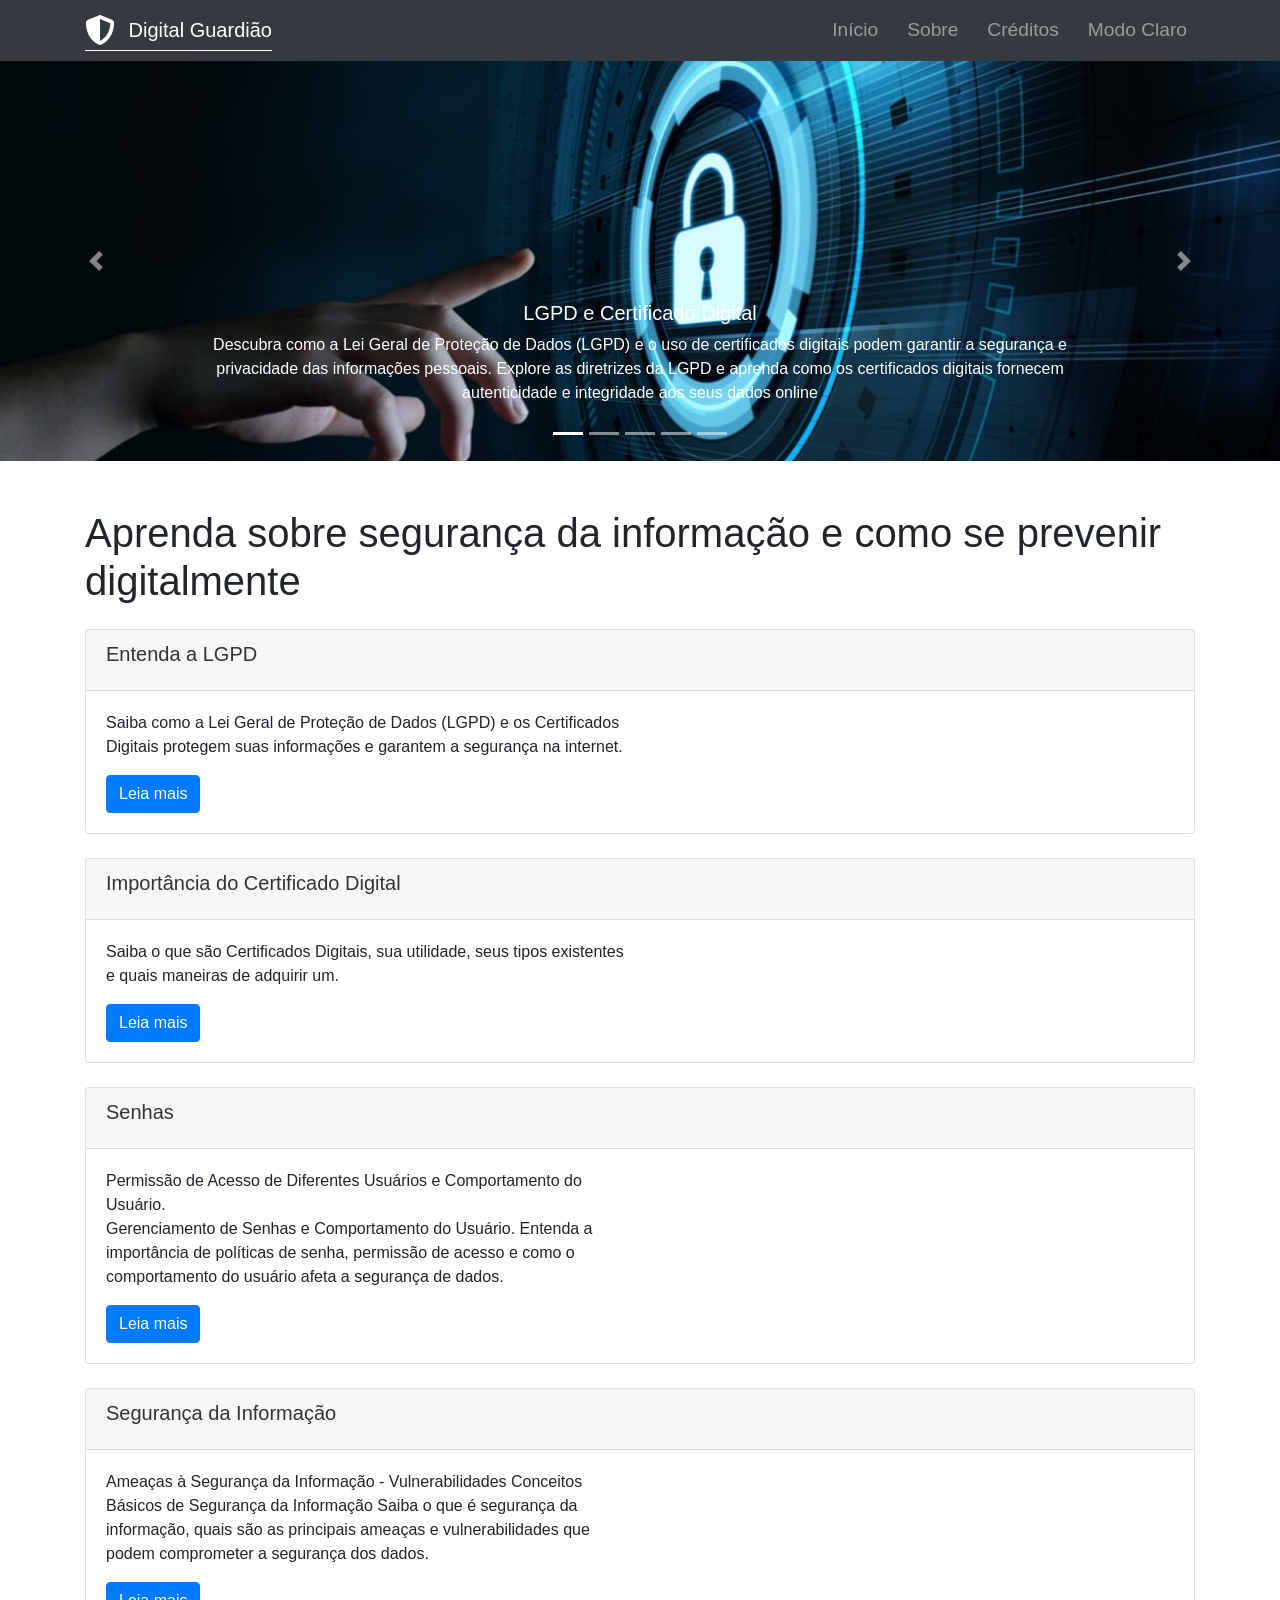
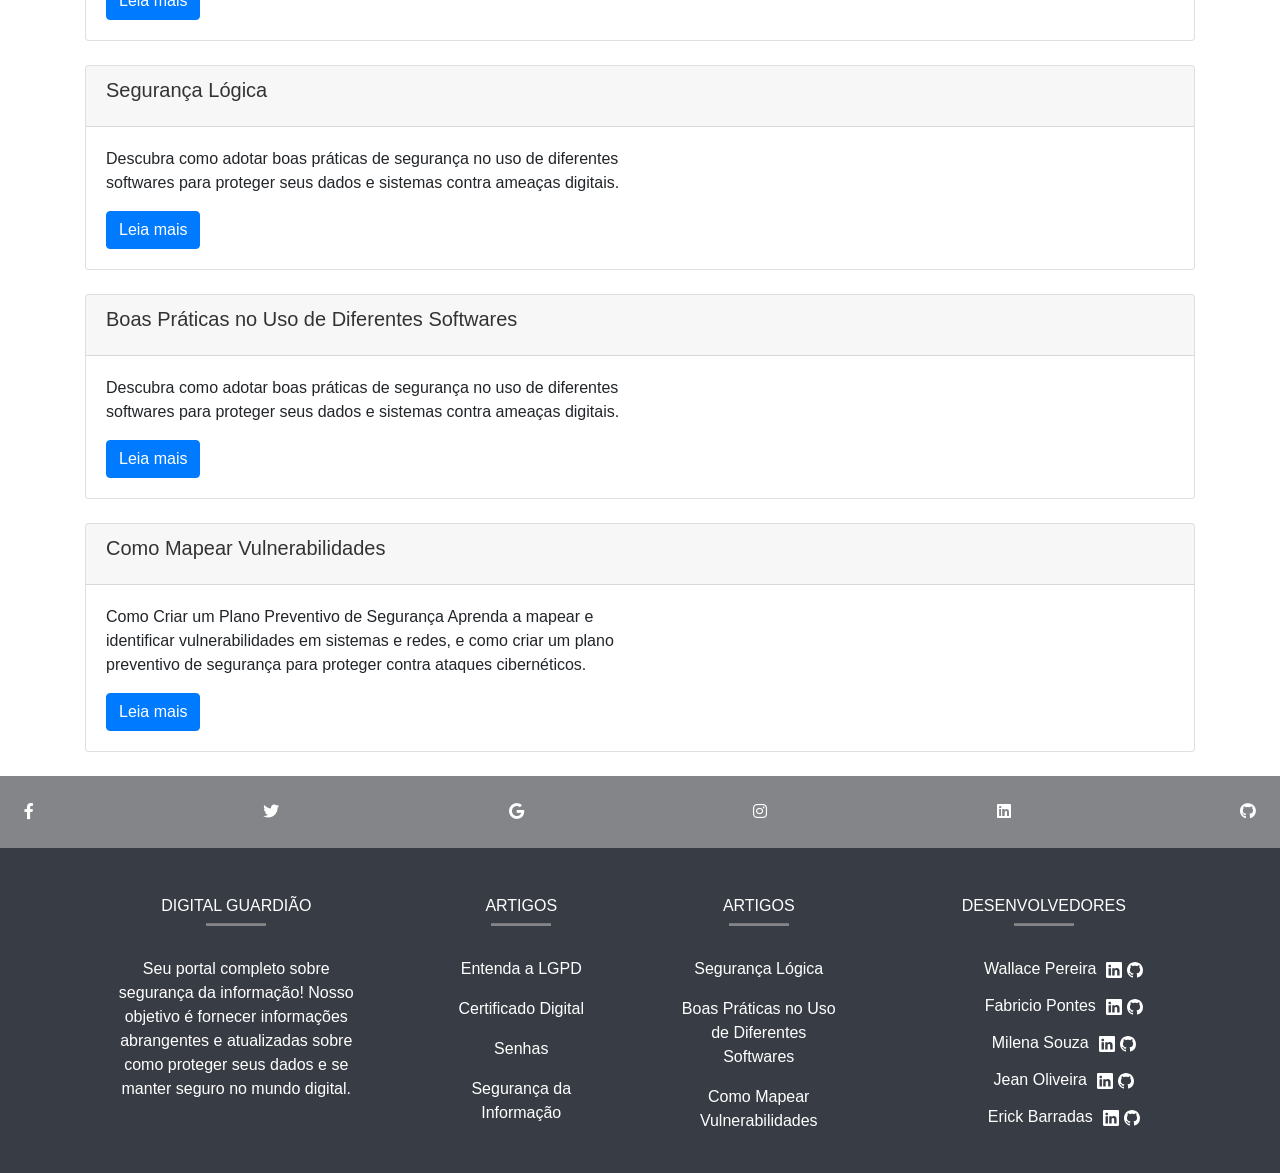
<file: index.html>
<!DOCTYPE html>
<html lang="pt-br">

<head>
  <meta charset="UTF-8">
  <meta name="viewport" content="width=device-width, initial-scale=1.0">
  <title>Digital Guardião</title>
  <link rel="icon" href="./assets/img/shield.svg" type="image/svg+xml">
  <link rel="stylesheet" href="./assets/css/style.css">
  <link rel="stylesheet" href="https://cdnjs.cloudflare.com/ajax/libs/font-awesome/6.0.0-beta3/css/all.min.css"
    integrity="sha384-Y0PW/Y8ruoGXCLlZ6KPufMVwbh3MUheawqVNNqYhUXiEoFa1PkAb5LAtUr8ZZgxh" crossorigin="anonymous">
  <link href="https://stackpath.bootstrapcdn.com/bootstrap/4.5.2/css/bootstrap.min.css" rel="stylesheet">
</head>

<body>
  <nav class="navbar navbar-expand-lg navbar-dark bg-dark">
    <div class="container">
      <a class="navbar-brand" href="./index.html">
        <img src="./assets/img/shield.svg" alt="Escudo" width="30" height="30" class="d-inline-block align-top mr-2"
          style="filter: brightness(0) invert(1);">
        Digital Guardião
      </a>
      <button class="navbar-toggler" type="button" data-toggle="collapse" data-target="#navbarNav"
        aria-controls="navbarNav" aria-expanded="false" aria-label="Toggle navigation">
        <span class="navbar-toggler-icon"></span>
      </button>
      <div class="collapse navbar-collapse" id="navbarNav">
        <ul class="navbar-nav ml-auto">
          <li class="nav-item">
            <a class="nav-link" href="./index.html">Início</a>
          </li>
          <li class="nav-item">
            <a class="nav-link" href="./sobre.html">Sobre</a>
          </li>
          <li class="nav-item">
            <a class="nav-link" href="./creditos.html">Créditos</a>
          </li>
          <li class="nav-item">
            <a class="nav-link" href="#" id="darkModeToggle">Modo Claro</a>
          </li>
        </ul>
      </div>
    </div>
  </nav>


  <div id="carouselExampleIndicators" class="carousel slide" data-ride="carousel">
    <ol class="carousel-indicators">
      <li data-target="#carouselExampleIndicators" data-slide-to="0" class="active"></li>
      <li data-target="#carouselExampleIndicators" data-slide-to="1"></li>
      <li data-target="#carouselExampleIndicators" data-slide-to="2"></li>
      <li data-target="#carouselExampleIndicators" data-slide-to="3"></li>
      <li data-target="#carouselExampleIndicators" data-slide-to="4"></li>
    </ol>
    <div class="carousel-inner">
      <div class="carousel-item active">
        <img src="./assets/img/certificadodigital.png" class="d-block w-100" alt="Imagem 1">
        <div class="carousel-caption d-none d-md-block">
          <h5>LGPD e Certificado Digital</h5>
          <p>Descubra como a Lei Geral de Proteção de Dados (LGPD) e o uso de certificados digitais podem garantir a
            segurança e privacidade das informações pessoais. Explore as diretrizes da LGPD e aprenda como os
            certificados digitais fornecem autenticidade e integridade aos seus dados online</p>
        </div>
      </div>
      <div class="carousel-item">
        <img src="./assets/img/senhaspermissoes.png" class="d-block w-100" alt="Imagem 2">
        <div class="carousel-caption d-none d-md-block">
          <h5>Senhas e Permissões de Acesso</h5>
          <p>Explore a importância do gerenciamento de senhas e das permissões de acesso para garantir a segurança dos
            seus dados. Saiba como implementar políticas eficazes de senha e controlar o acesso de diferentes usuários
            para proteger suas informações contra ameaças cibernéticas</p>
        </div>
      </div>
      <div class="carousel-item">
        <img src="./assets/img/segurancadainformacao.png" class="d-block w-100" alt="Imagem 3">
        <div class="carousel-caption d-none d-md-block">
          <h5>Segurança da Informação</h5>
          <p>Explore os fundamentos da segurança da informação e fortaleça sua defesa contra ameaças cibernéticas.
            Descubra as principais práticas e tecnologias para proteger seus dados, garantir a confidencialidade e
            integridade das informações e manter a segurança em sua jornada digital</p>
        </div>
      </div>

      <div class="carousel-item">
        <img src="./assets/img/boaspraticas.png" class="d-block w-100" alt="Imagem 4">
        <div class="carousel-caption d-none d-md-block">
          <h5>Boas Práticas e Segurança Lógica</h5>
          <p>Conheça as melhores práticas em segurança da informação e fortaleça sua postura de defesa contra ameaças
            cibernéticas. Explore as estratégias de segurança lógica, desde a proteção de dados até a prevenção de
            vulnerabilidades, e aprenda a garantir a integridade e confidencialidade das informações em seu ambiente
            digital</p>
        </div>
      </div>

      <div class="carousel-item">
        <img src="./assets/img/mapearvunerabilidades.png" class="d-block w-100" alt="Imagem 5">
        <div class="carousel-caption d-none d-md-block">
          <h5>Como Mapear Vulnerabilidade</h5>
          <p>Descubra como identificar e mapear vulnerabilidades em sistemas e redes para fortalecer sua segurança
            cibernética. Aprenda as técnicas e ferramentas essenciais para avaliar e mitigar riscos, e saiba como criar
            um plano preventivo eficaz para proteger seus dados contra potenciais ameaças</p>
        </div>
      </div>
    </div>
    <a class="carousel-control-prev" href="#carouselExampleIndicators" role="button" data-slide="prev">
      <span class="carousel-control-prev-icon" aria-hidden="true"></span>
      <span class="sr-only">Anterior</span>
    </a>
    <a class="carousel-control-next" href="#carouselExampleIndicators" role="button" data-slide="next">
      <span class="carousel-control-next-icon" aria-hidden="true"></span>
      <span class="sr-only">Próximo</span>
    </a>
  </div>

  <div class="container mt-5">
    <h1 class="mb-4">Aprenda sobre segurança da informação e como se prevenir digitalmente</h1>

    <div class="card mb-4">
      <div class="card-header">
        <h5 class="card-title">Entenda a LGPD</h5>
      </div>
      <div class="card-body">
        <div class="row align-items-center">
          <div class="col-md-6">
            <p class="card-text">Saiba como a Lei Geral de Proteção de Dados (LGPD) e os Certificados Digitais protegem
              suas informações e garantem a segurança na internet.</p>
            <a href="./lgpd.html" class="btn btn-primary">Leia mais</a>
          </div>
          <div class="col-md-6 text-center">
            <!-- <img src="./assets/img/book-solid.svg" class="img-fluid rounded" style="max-width: 100px;"
              alt="Ilustração LGPD e Certificado Digital"> -->
          </div>
        </div>
      </div>
    </div>
    <div class="card mb-4">
      <div class="card-header">
        <h5 class="card-title">Importância do Certificado Digital</h5>
      </div>
      <div class="card-body">
        <div class="row align-items-center">
          <div class="col-md-6">
            <p class="card-text">Saiba o que são Certificados Digitais, sua utilidade, seus tipos existentes e quais
              maneiras de adquirir um. </p>
            <a href="./certificado-digital.html" class="btn btn-primary">Leia mais</a>
          </div>
          <div class="col-md-6 text-center">
            <!-- <img src="./assets/img/brain-solid.svg" class="img-fluid rounded" style="max-width: 100px;"
              alt="Ilustração sobre Segurança Lógica"> -->
          </div>
        </div>
      </div>
    </div>

    <div class="card mb-4">
      <div class="card-header">
        <h5 class="card-title">Senhas</h5>
      </div>
      <div class="card-body">
        <div class="row align-items-center">
          <div class="col-md-6">
            <p class="card-text">Permissão de Acesso de Diferentes Usuários e Comportamento do Usuário.
              <br>
              Gerenciamento de Senhas e Comportamento do Usuário.
              Entenda a importância de políticas de senha, permissão de acesso e como o comportamento
              do usuário afeta a segurança de dados.
            </p>
            <a href="./senhas-permissoes-acesso.html" class="btn btn-primary">Leia mais</a>
          </div>
          <div class="col-md-6 text-center">
            <!-- <img src="./assets/img/lock-solid.svg" class="img-fluid rounded" style="max-width: 100px;"
              alt="Ilustração sobre Senhas e Comportamento do Usuário"> -->
          </div>
        </div>
      </div>
    </div>

    <div class="card mb-4">
      <div class="card-header">
        <h5 class="card-title">Segurança da Informação
        </h5>
      </div>
      <div class="card-body">
        <div class="row align-items-center">
          <div class="col-md-6">
            <p>
              Ameaças à Segurança da Informação - Vulnerabilidades
              Conceitos Básicos de Segurança da Informação
              Saiba o que é segurança da informação, quais são as principais ameaças e
              vulnerabilidades que podem comprometer a segurança dos dados.</p>
            <a href="./seguranca-informacao.html" class="btn btn-primary">Leia mais</a>
          </div>
          <div class="col-md-6 text-center">
            <!-- <img src="./assets/img/key-solid.svg" class="img-fluid rounded" style="max-width: 100px;"
              alt="Ilustração sobre Segurança da Informação"> -->
          </div>
        </div>
      </div>
    </div>

    <div class="card mb-4">
      <div class="card-header">
        <h5 class="card-title">Segurança Lógica</h5>
      </div>
      <div class="card-body">
        <div class="row align-items-center">
          <div class="col-md-6">
            <p class="card-text">Descubra como adotar boas práticas de segurança no uso de diferentes softwares para
              proteger seus dados e sistemas contra ameaças digitais.</p>
            <a href="./seguranca-logica.html" class="btn btn-primary">Leia mais</a>
          </div>
          <div class="col-md-6 text-center">
            <!-- <img src="./assets/img/brain-solid.svg" class="img-fluid rounded" style="max-width: 100px;"
              alt="Ilustração sobre Segurança Lógica"> -->
          </div>
        </div>
      </div>
    </div>

    <div class="card mb-4">
      <div class="card-header">
        <h5 class="card-title">Boas Práticas no Uso de Diferentes Softwares</h5>
      </div>
      <div class="card-body">
        <div class="row align-items-center">
          <div class="col-md-6">
            <p class="card-text">Descubra como adotar boas práticas de segurança no uso de diferentes softwares para
              proteger seus dados e sistemas contra ameaças digitais.</p>
            <a href="./boas-praticas.html" class="btn btn-primary">Leia mais</a>
          </div>
          <div class="col-md-6 text-center">
          </div>
        </div>
      </div>
    </div>

    <div class="card mb-4">
      <div class="card-header">
        <h5 class="card-title">Como Mapear Vulnerabilidades</h5>
      </div>
      <div class="card-body">
        <div class="row align-items-center">
          <div class="col-md-6">
            <p class="card-text">
              Como Criar um Plano Preventivo de Segurança
              Aprenda a mapear e identificar vulnerabilidades em sistemas e redes, e como criar um
              plano preventivo de segurança para proteger contra ataques cibernéticos.</p>
            <a href="./mapeamento-vulnerabilidades.html" class="btn btn-primary">Leia mais</a>
          </div>
          <div class="col-md-6 text-center">
            <!-- <img src="./assets/img/bug-solid.svg" class="img-fluid rounded" style="max-width: 100px;"
              alt="Ilustração sobre Mapeamento de Vulnerabilidades"> -->
          </div>
        </div>
      </div>
    </div>
  </div>
  <!-- Footer -->
  <footer class="text-center text-lg-start text-white" style="background-color: #383c44">
    <!-- Section: Social media -->
    <section class="d-flex justify-content-between p-4" style="background-color: #aaaa">
      <!-- Left -->
      <a href="" class="text-white me-4">
        <i class="fab fa-facebook-f"></i>
      </a>
      <a href="" class="text-white me-4">
        <i class="fab fa-twitter"></i>
      </a>
      <a href="" class="text-white me-4">
        <i class="fab fa-google"></i>
      </a>
      <a href="" class="text-white me-4">
        <i class="fab fa-instagram"></i>
      </a>
      <a href="" class="text-white me-4">
        <i class="fab fa-linkedin"></i>
      </a>
      <a href="" class="text-white me-4">
        <i class="fab fa-github"></i>
      </a>
      </div>
      <!-- Right -->
    </section>
    <!-- Section: Social media -->

    <!-- Section: Links  -->
    <section class="">
      <div class="container text-center text-md-start mt-5">
        <!-- Grid row -->
        <div class="row mt-3">
          <!-- Grid column -->
          <div class="col-md-3 col-lg-4 col-xl-3 mx-auto mb-4">
            <!-- Content -->
            <h6 class="text-uppercase fw-bold">Digital Guardião</h6>
            <hr class="mb-4 mt-0 d-inline-block mx-auto" style="width: 60px; background-color:  #aaaa; height: 2px" />
            <p>
              Seu portal completo sobre segurança da informação! Nosso objetivo é fornecer informações abrangentes e
              atualizadas sobre como proteger seus dados e se manter seguro no mundo digital.
            </p>
          </div>
          <!-- Grid column -->

          <!-- Grid column -->
          <div class="col-md-2 col-lg-2 col-xl-2 mx-auto mb-4">
            <!-- Links -->
            <h6 class="text-uppercase fw-bold">Artigos</h6>
            <hr class="mb-4 mt-0 d-inline-block mx-auto" style="width: 60px; background-color:  #aaaa; height: 2px" />
            <p>
              <a href="./boas-praticas.html" class="text-white">Entenda a LGPD</a>
            </p>
            <p>
              <a href="./certificado-digital.html" class="text-white">Certificado Digital</a>
            </p>
            <p>
              <a href="./senhas-permissoes-acesso.html" class="text-white">Senhas</a>
            </p>
            <p>
              <a href="./seguranca-informacao.html" class="text-white">Segurança da Informação</a>
            </p>
          </div>
          <!-- Grid column -->

          <!-- Grid column -->
          <div class="col-md-3 col-lg-2 col-xl-2 mx-auto mb-4">
            <!-- Links -->
            <h6 class="text-uppercase fw-bold">Artigos</h6>
            <hr class="mb-4 mt-0 d-inline-block mx-auto" style="width: 60px; background-color: #aaaa; height: 2px" />
            <p>
              <a href="./seguranca-logica.html" class="text-white">Segurança Lógica</a>
            </p>
            <p>
              <a href="./boas-praticas.html" class="text-white">Boas Práticas no Uso de Diferentes Softwares</a>
            </p>
            <p>
              <a href="./mapeamento-vulnerabilidades.html" class="text-white">Como Mapear Vulnerabilidades</a>
            </p>
          </div>
          <div class="col-md-4 col-lg-3 col-xl-3 mx-auto mb-md-0 mb-4">
            <h6 class="text-uppercase fw-bold">Desenvolvedores</h6>
            <hr class="mb-4 mt-0 d-inline-block mx-auto" style="width: 60px; background-color: #aaaa; height: 2px" />
            <ul>
              <li class="devsName">Wallace Pereira
                <div class="icon-link">
                  <a href="https://www.linkedin.com/in/wallacepereira-in/" target="_blank">
                    <img src="assets/img/linkedin.svg" style="filter: brightness(0) invert(1);">
                  </a>
                  <a href="https://github.com/Wallace-Pereira1" target="_blank">
                    <img src="assets/img/github.svg" style="filter: brightness(0) invert(1);">
                  </a>
                </div>
              </li>
              <li class="devsName">Fabricio Pontes
                <div class="icon-link">
                  <a href="https://www.linkedin.com/in/fabricio-pontes-tech" target="_blank" />
                  <img src="assets/img/linkedin.svg" style="filter: brightness(0) invert(1);">
                  </a>
                  <a href="https://github.com/Fabponts" target="_blank">
                    <img src="assets/img/github.svg" style="filter: brightness(0) invert(1);">
                  </a>
                </div>
              </li>
              <li class="devsName">Milena Souza
                <div class="icon-link">
                  <a href="https://www.linkedin.com/in/milena-souza-3ba25a106" target="_blank">
                    <img src="assets/img/linkedin.svg" style="filter: brightness(0) invert(1);">
                  </a>
                  <a href="https://github.com/SouzaaMilena" target="_blank">
                    <img src="assets/img/github.svg" style="filter: brightness(0) invert(1);">
                  </a>
                </div>
              </li>
              <li class="devsName">Jean Oliveira
                <div class="icon-link">
                  <a href="https://www.linkedin.com/in/jeanvictorolivei/" target="_blank">
                    <img src="assets/img/linkedin.svg" style="filter: brightness(0) invert(1);">
                  </a>
                  <a href="https://github.com/JeanVictr" target="_blank">
                    <img src="assets/img/github.svg" style="filter: brightness(0) invert(1);">
                  </a>
                </div>
              </li>
              <li class="devsName">Erick Barradas
                <div class="icon-link">
                  <a href="https://www.linkedin.com/in/erick-barradas/" target="_blank">
                    <img src="assets/img/linkedin.svg" style="filter: brightness(0) invert(1);">
                  </a>
                  <a href="https://github.com/ErickBarradas" target="_blank">
                    <img src="assets/img/github.svg" style="filter: brightness(0) invert(1);">
                  </a>
                </div>
              </li>
            </ul>
          </div>
        </div>
      </div>
    </section>
  </footer>
  <script src="./assets/js/script.js"></script>
  <script src="https://code.jquery.com/jquery-3.5.1.slim.min.js"></script>
  <script src="https://cdn.jsdelivr.net/npm/@popperjs/core@2.5.4/dist/umd/popper.min.js"></script>
  <script src="https://stackpath.bootstrapcdn.com/bootstrap/4.5.2/js/bootstrap.min.js"></script>
</body>

</html>
</file>
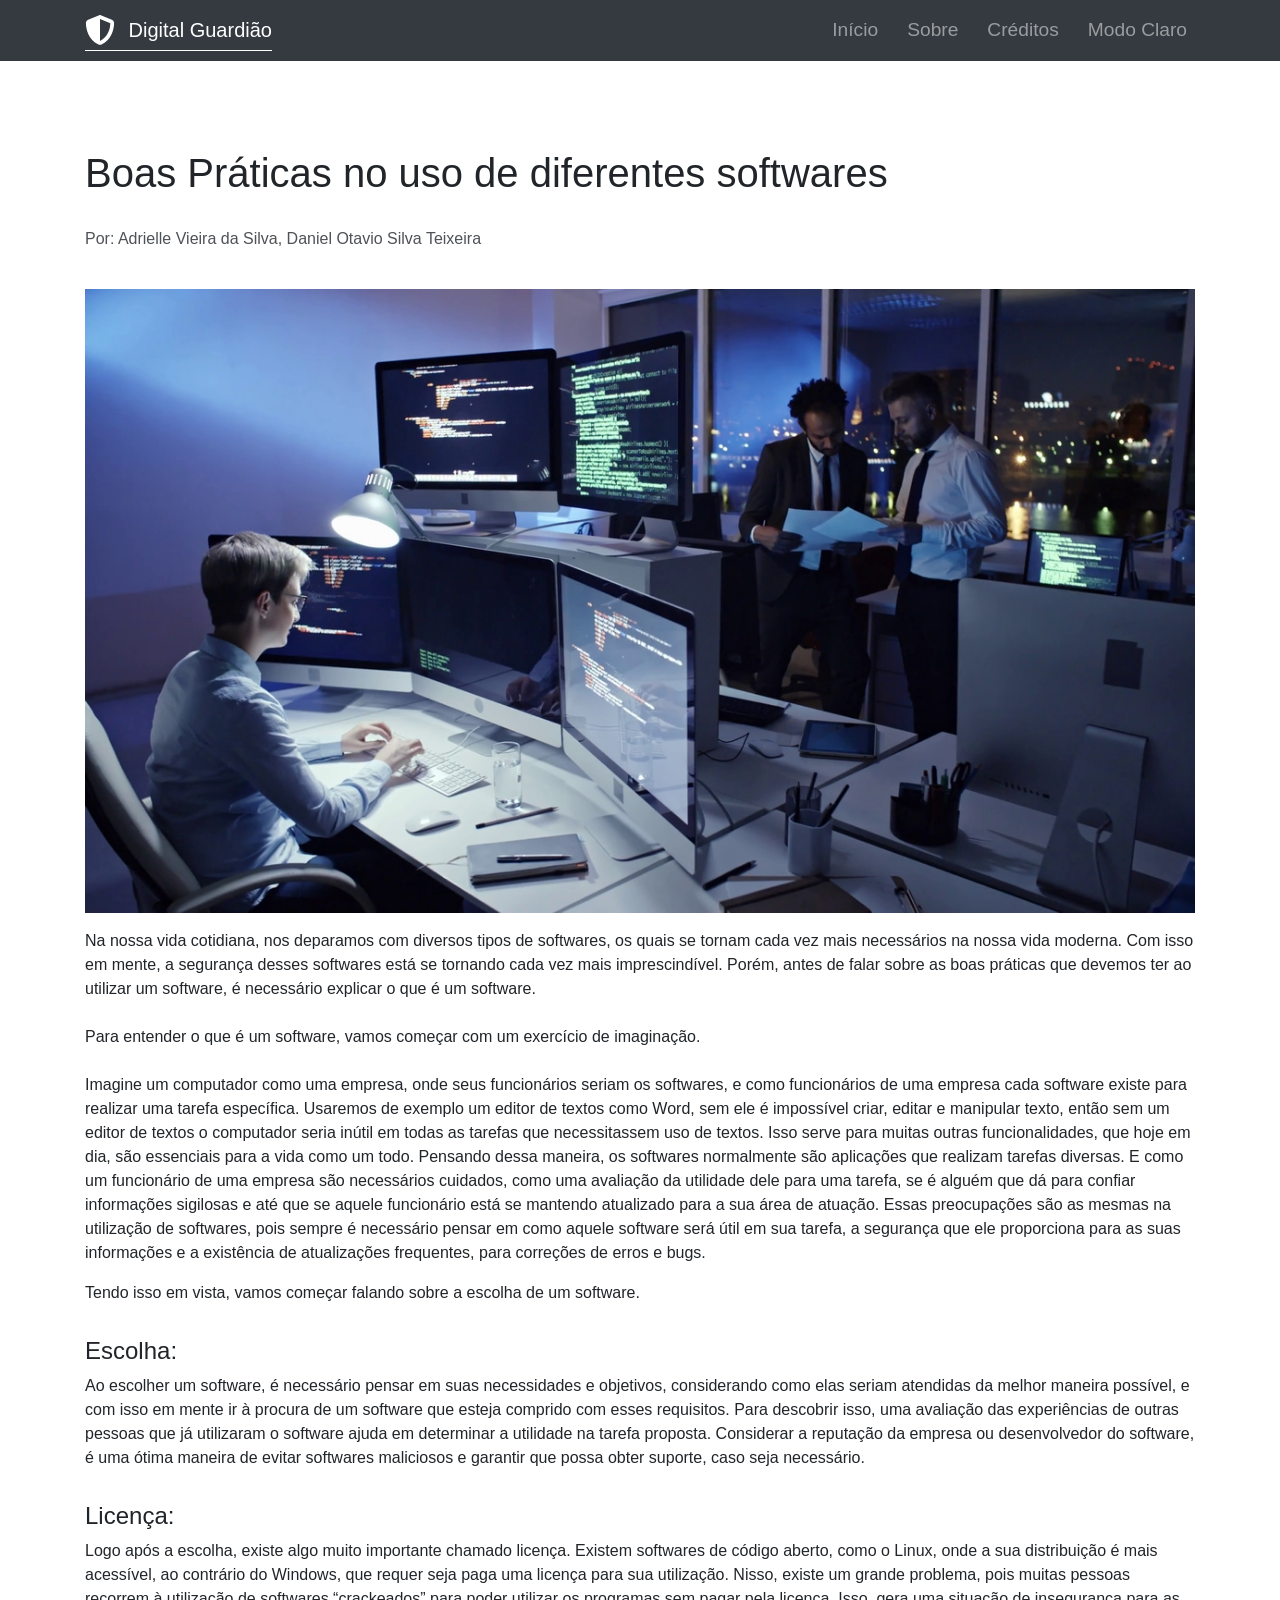
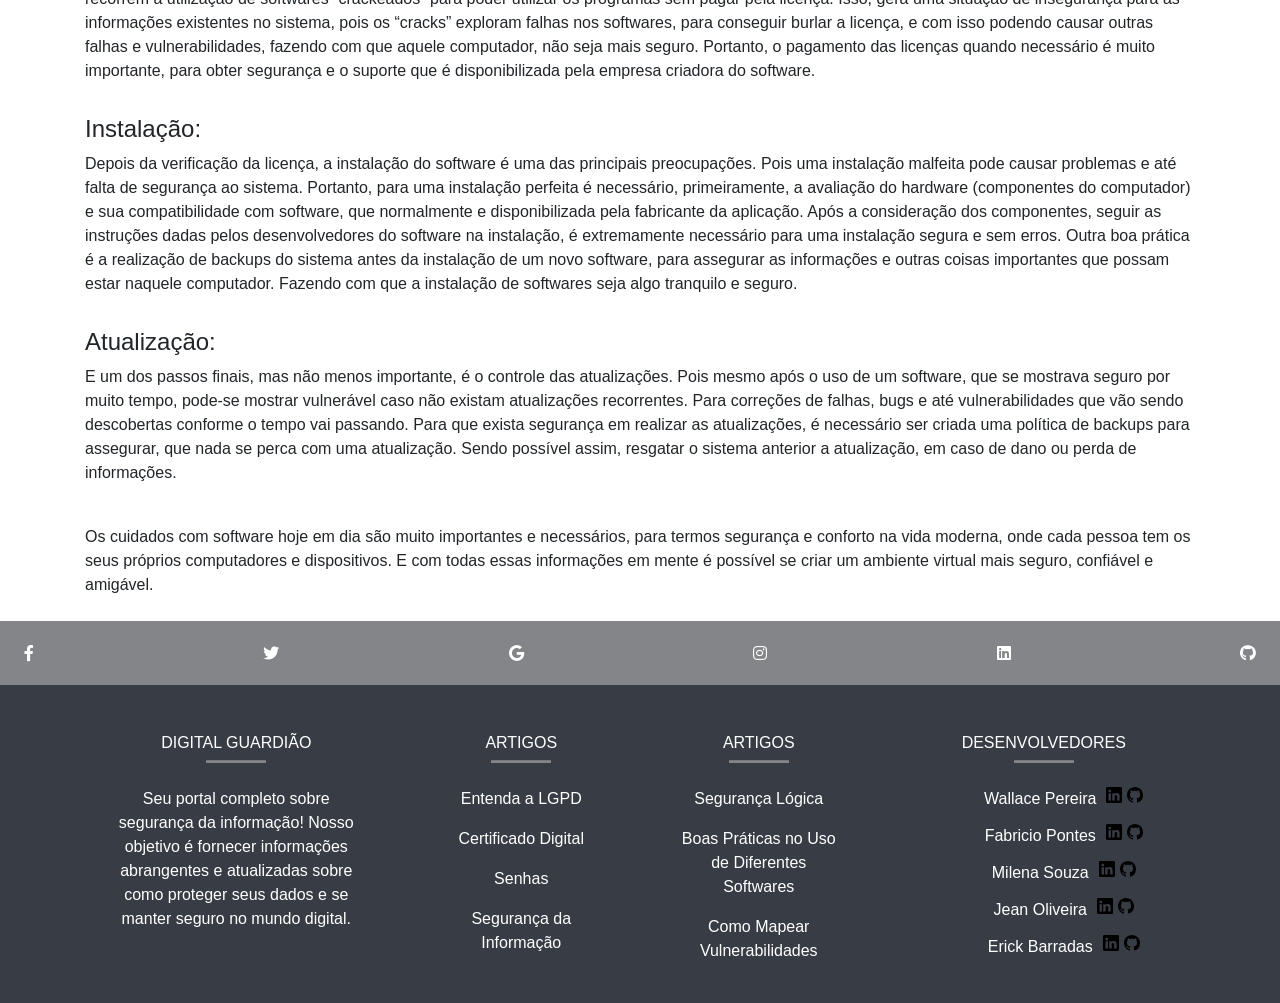
<file: boas-praticas.html>
<html lang="pt-br">

<head>
  <meta charset="UTF-8">
  <meta name="viewport" content="width=device-width, initial-scale=1.0">
  <title>Digital Guardião</title>
  <link rel="icon" href="./assets/img/shield.svg" type="image/svg+xml">
  <link rel="stylesheet" href="./assets/css/style.css">
  <link rel="stylesheet" href="https://cdnjs.cloudflare.com/ajax/libs/font-awesome/6.0.0-beta3/css/all.min.css"
    integrity="sha384-Y0PW/Y8ruoGXCLlZ6KPufMVwbh3MUheawqVNNqYhUXiEoFa1PkAb5LAtUr8ZZgxh" crossorigin="anonymous">
  <link href="https://stackpath.bootstrapcdn.com/bootstrap/4.5.2/css/bootstrap.min.css" rel="stylesheet">
</head>

<body>
  <nav class="navbar navbar-expand-lg navbar-dark bg-dark">
    <div class="container">
      <a class="navbar-brand" href="./index.html">
        <img src="./assets/img/shield.svg" alt="Escudo" width="30" height="30" class="d-inline-block align-top mr-2"
          style="filter: brightness(0) invert(1);">
        Digital Guardião
      </a>
      <button class="navbar-toggler" type="button" data-toggle="collapse" data-target="#navbarNav"
        aria-controls="navbarNav" aria-expanded="false" aria-label="Toggle navigation">
        <span class="navbar-toggler-icon"></span>
      </button>
      <div class="collapse navbar-collapse" id="navbarNav">
        <ul class="navbar-nav ml-auto">
          <li class="nav-item">
            <a class="nav-link" href="./index.html">Início</a>
          </li>
          <li class="nav-item">
            <a class="nav-link" href="./sobre.html">Sobre</a>
          </li>
          <li class="nav-item">
            <a class="nav-link" href="./creditos.html">Créditos</a>
          </li>
          <li class="nav-item">
            <a class="nav-link" href="#" id="darkModeToggle">Modo Claro</a>
          </li>
        </ul>
      </div>
    </div>
  </nav>
  <div class="d-flex p-2 justify-content-center">
    <main class="container">
      <section class="title ">
        <h1 class="title_Page">Boas Práticas no uso de diferentes softwares</h1>
        <h6 style=" color: #4f5257;" class="autores">Por: Adrielle Vieira da Silva, Daniel Otavio Silva Teixeira</h6>
        <hr>
        <img src="assets/img/boas-praticas.jpg" alt="LGPD">
      </section>
      <section class=" artigo">
        <!-- <h4 class="sub-titulos">Boas Práticas no uso de diferentes softwares</h4> -->
        <p class="conteudo-artigo">Na nossa vida cotidiana, nos deparamos com diversos tipos de softwares, os quais se
          tornam cada vez mais
          necessários na nossa vida moderna. Com isso em mente, a segurança desses softwares está se tornando cada
          vez mais imprescindível. Porém, antes de falar sobre as boas práticas que devemos ter ao utilizar um
          software, é necessário explicar o que é um software.
          <br><br>
          Para entender o que é um software, vamos começar com um exercício de imaginação.
          <br><br>
          Imagine um computador como uma empresa, onde seus funcionários seriam os softwares, e como
          funcionários de uma empresa cada software existe para realizar uma tarefa específica. Usaremos de exemplo
          um editor de textos como Word, sem ele é impossível criar, editar e manipular texto, então sem um editor de
          textos o computador seria inútil em todas as tarefas que necessitassem uso de textos. Isso serve para muitas
          outras funcionalidades, que hoje em dia, são essenciais para a vida como um todo. Pensando dessa maneira,
          os softwares normalmente são aplicações que realizam tarefas diversas. E como um funcionário de uma
          empresa são necessários cuidados, como uma avaliação da utilidade dele para uma tarefa, se é alguém que
          dá para confiar informações sigilosas e até que se aquele funcionário está se mantendo atualizado para a sua
          área de atuação. Essas preocupações são as mesmas na utilização de softwares, pois sempre é necessário
          pensar em como aquele software será útil em sua tarefa, a segurança que ele proporciona para as suas
          informações e a existência de atualizações frequentes, para correções de erros e bugs.
        </p>

        <p>
          Tendo isso em vista, vamos começar falando sobre a escolha de um software.
        </p>

        <h4 class="sub-titulos">Escolha:</h4>
        <p>Ao escolher um software, é necessário pensar em suas necessidades e objetivos, considerando como elas
          seriam atendidas da melhor maneira possível, e com isso em mente ir à procura de um software que esteja
          comprido com esses requisitos. Para descobrir isso, uma avaliação das experiências de outras pessoas que já
          utilizaram o software ajuda em determinar a utilidade na tarefa proposta. Considerar a reputação da empresa
          ou desenvolvedor do software, é uma ótima maneira de evitar softwares maliciosos e garantir que possa
          obter suporte, caso seja necessário.</p>



        <h4 class="sub-titulos">Licença:</h4>
        <p>
          Logo após a escolha, existe algo muito importante chamado licença. Existem softwares de código aberto,
          como o Linux, onde a sua distribuição é mais acessível, ao contrário do Windows, que requer seja paga uma
          licença para sua utilização. Nisso, existe um grande problema, pois muitas pessoas recorrem à utilização de
          softwares “crackeados” para poder utilizar os programas sem pagar pela licença. Isso, gera uma situação de
          insegurança para as informações existentes no sistema, pois os “cracks” exploram falhas nos softwares, para
          conseguir burlar a licença, e com isso podendo causar outras falhas e vulnerabilidades, fazendo com que
          aquele computador, não seja mais seguro. Portanto, o pagamento das licenças quando necessário é muito
          importante, para obter segurança e o suporte que é disponibilizada pela empresa criadora do software.
        </p>

        <h4 class="sub-titulos">Instalação:</h4>
        <p>
          Depois da verificação da licença, a instalação do software é uma das principais preocupações. Pois uma
          instalação malfeita pode causar problemas e até falta de segurança ao sistema. Portanto, para uma instalação
          perfeita é necessário, primeiramente, a avaliação do hardware (componentes do computador) e sua
          compatibilidade com software, que normalmente e disponibilizada pela fabricante da aplicação. Após a
          consideração dos componentes, seguir as instruções dadas pelos desenvolvedores do software na instalação,
          é extremamente necessário para uma instalação segura e sem erros. Outra boa prática é a realização de
          backups do sistema antes da instalação de um novo software, para assegurar as informações e outras coisas
          importantes que possam estar naquele computador. Fazendo com que a instalação de softwares seja algo
          tranquilo e seguro.
        </p>
        <h4 class="sub-titulos">Atualização:</h4>
        <p>
          E um dos passos finais, mas não menos importante, é o controle das atualizações. Pois mesmo após o uso de
          um software, que se mostrava seguro por muito tempo, pode-se mostrar vulnerável caso não existam
          atualizações recorrentes. Para correções de falhas, bugs e até vulnerabilidades que vão sendo descobertas
          conforme o tempo vai passando. Para que exista segurança em realizar as atualizações, é necessário ser
          criada uma política de backups para assegurar, que nada se perca com uma atualização. Sendo possível
          assim, resgatar o sistema anterior a atualização, em caso de dano ou perda de informações.
        </p>
        <br>
        <p>
          Os cuidados com software hoje em dia são muito importantes e necessários, para termos segurança e
          conforto na vida moderna, onde cada pessoa tem os seus próprios computadores e dispositivos. E com todas
          essas informações em mente é possível se criar um ambiente virtual mais seguro, confiável e amigável.
        </p>

      </section>
    </main>
  </div>
  <!-- Footer -->
  <footer class="text-center text-lg-start text-white" style="background-color: #383c44">
    <!-- Section: Social media -->
    <section class="d-flex justify-content-between p-4" style="background-color: #aaaa">
      <!-- Left -->
      <a href="" class="text-white me-4">
        <i class="fab fa-facebook-f"></i>
      </a>
      <a href="" class="text-white me-4">
        <i class="fab fa-twitter"></i>
      </a>
      <a href="" class="text-white me-4">
        <i class="fab fa-google"></i>
      </a>
      <a href="" class="text-white me-4">
        <i class="fab fa-instagram"></i>
      </a>
      <a href="" class="text-white me-4">
        <i class="fab fa-linkedin"></i>
      </a>
      <a href="" class="text-white me-4">
        <i class="fab fa-github"></i>
      </a>
      </div>
      <!-- Right -->
    </section>
    <!-- Section: Social media -->

    <!-- Section: Links  -->
    <section class="">
      <div class="container text-center text-md-start mt-5">
        <!-- Grid row -->
        <div class="row mt-3">
          <!-- Grid column -->
          <div class="col-md-3 col-lg-4 col-xl-3 mx-auto mb-4">
            <!-- Content -->
            <h6 class="text-uppercase fw-bold">Digital Guardião</h6>
            <hr class="mb-4 mt-0 d-inline-block mx-auto" style="width: 60px; background-color:  #aaaa; height: 2px" />
            <p>
              Seu portal completo sobre segurança da informação! Nosso objetivo é fornecer informações abrangentes e
              atualizadas sobre como proteger seus dados e se manter seguro no mundo digital.
            </p>
          </div>
          <!-- Grid column -->

          <!-- Grid column -->
          <div class="col-md-2 col-lg-2 col-xl-2 mx-auto mb-4">
            <!-- Links -->
            <h6 class="text-uppercase fw-bold">Artigos</h6>
            <hr class="mb-4 mt-0 d-inline-block mx-auto" style="width: 60px; background-color:  #aaaa; height: 2px" />
            <p>
              <a href="./boas-praticas.html" class="text-white">Entenda a LGPD</a>
            </p>
            <p>
              <a href="./certificado-digital.html" class="text-white">Certificado Digital</a>
            </p>
            <p>
              <a href="./senhas-permissoes-acesso.html" class="text-white">Senhas</a>
            </p>
            <p>
              <a href="./seguranca-informacao.html" class="text-white">Segurança da Informação</a>
            </p>
          </div>
          <!-- Grid column -->

          <!-- Grid column -->
          <div class="col-md-3 col-lg-2 col-xl-2 mx-auto mb-4">
            <!-- Links -->
            <h6 class="text-uppercase fw-bold">Artigos</h6>
            <hr class="mb-4 mt-0 d-inline-block mx-auto" style="width: 60px; background-color: #aaaa; height: 2px" />
            <p>
              <a href="./seguranca-logica.html" class="text-white">Segurança Lógica</a>
            </p>
            <p>
              <a href="./boas-praticas.html" class="text-white">Boas Práticas no Uso de Diferentes Softwares</a>
            </p>
            <p>
              <a href="./mapeamento-vulnerabilidades.html" class="text-white">Como Mapear Vulnerabilidades</a>
            </p>
          </div>
          <div class="col-md-4 col-lg-3 col-xl-3 mx-auto mb-md-0 mb-4">
            <h6 class="text-uppercase fw-bold">Desenvolvedores</h6>
            <hr class="mb-4 mt-0 d-inline-block mx-auto" style="width: 60px; background-color: #aaaa; height: 2px" />
            <ul>
              <li class="devsName">Wallace Pereira
                <div class="icon-link">
                  <a href="https://www.linkedin.com/in/wallacepereira-in/" target="_blank">
                    <img src="assets/img/linkedin.svg">
                  </a>
                  <a href="https://github.com/Wallace-Pereira1" target="_blank">
                    <img src="assets/img/github.svg">
                  </a>
                </div>
              </li>
              <li class="devsName">Fabricio Pontes
                <div class="icon-link">
                  <a href="https://www.linkedin.com/in/fabricio-pontes-tech" target="_blank" />
                  <img src="assets/img/linkedin.svg">
                  </a>
                  <a href="https://github.com/Fabponts" target="_blank">
                    <img src="assets/img/github.svg">
                  </a>
                </div>
              </li>
              <li class="devsName">Milena Souza
                <div class="icon-link">
                  <a href="https://www.linkedin.com/in/milena-souza-3ba25a106" target="_blank">
                    <img src="assets/img/linkedin.svg">
                  </a>
                  <a href="https://github.com/SouzaaMilena" target="_blank">
                    <img src="assets/img/github.svg" ;">
                  </a>
                </div>
              </li>
              <li class="devsName">Jean Oliveira
                <div class="icon-link">
                  <a href="https://www.linkedin.com/in/jeanvictorolivei/" target="_blank">
                    <img src="assets/img/linkedin.svg">
                  </a>
                  <a href="https://github.com/JeanVictr" target="_blank">
                    <img src="assets/img/github.svg">
                  </a>
                </div>
              </li>
              <li class="devsName">Erick Barradas
                <div class="icon-link">
                  <a href="https://www.linkedin.com/in/erick-barradas/" target="_blank">
                    <img src="assets/img/linkedin.svg">
                  </a>
                  <a href="" target="_blank">
                    <img src="assets/img/github.svg">
                  </a>
                </div>
              </li>
            </ul>
          </div>
        </div>
      </div>
    </section>
  </footer>

  <script src=" ./assets/js/script.js">
  </script>
  <script src="https://code.jquery.com/jquery-3.5.1.slim.min.js"></script>
  <script src="https://cdn.jsdelivr.net/npm/@popperjs/core@2.5.4/dist/umd/popper.min.js"></script>
  <script src="https://stackpath.bootstrapcdn.com/bootstrap/4.5.2/js/bootstrap.min.js"></script>
</body>
</file>
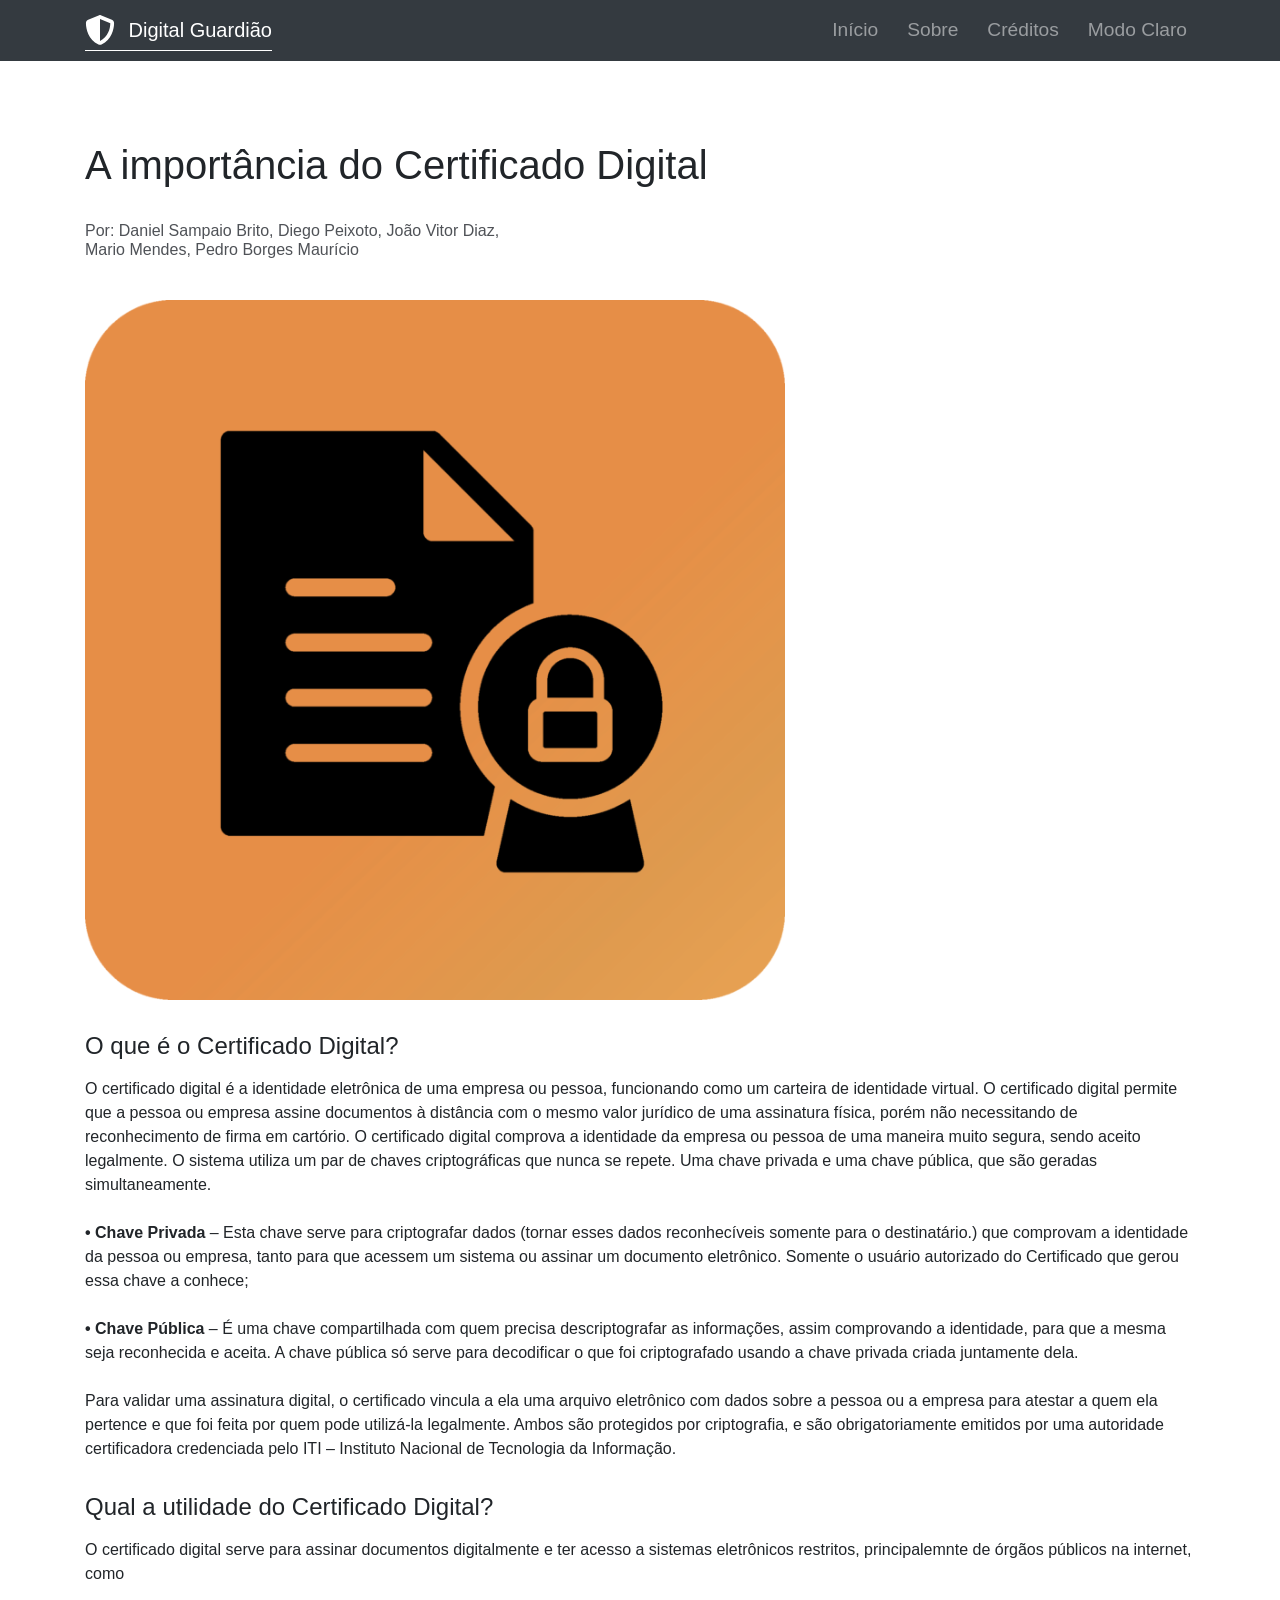
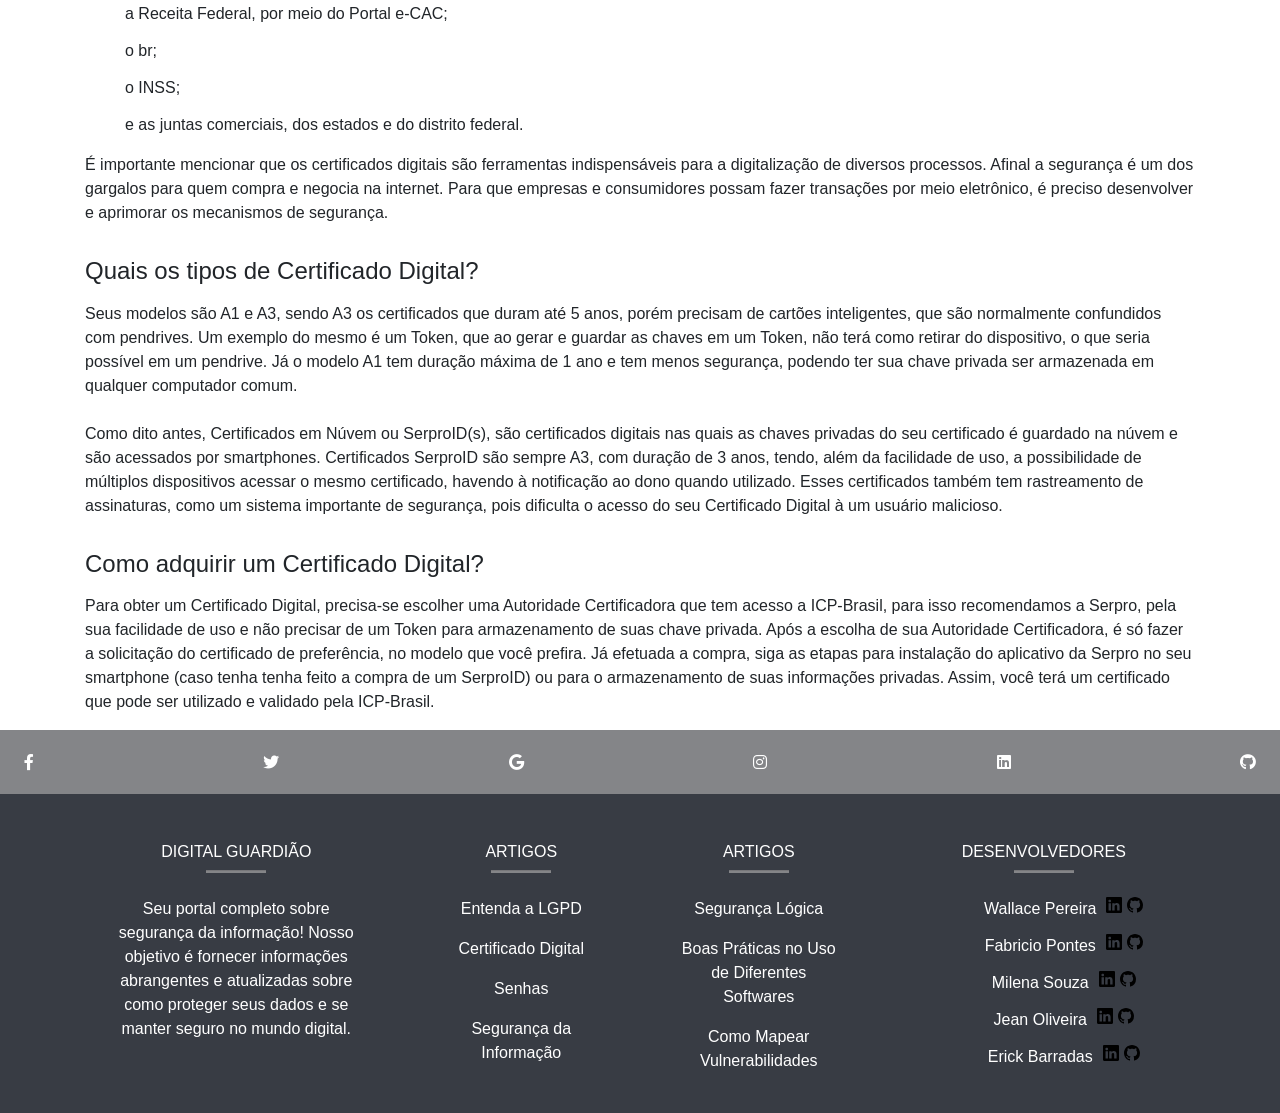
<file: certificado-digital.html>
<html lang="pt-br">

<head>
  <meta charset="UTF-8">
  <meta name="viewport" content="width=device-width, initial-scale=1.0">
  <title>Digital Guardião</title>
  <link rel="icon" href="./assets/img/shield.svg" type="image/svg+xml">
  <link rel="stylesheet" href="./assets/css/style.css">
  <link rel="stylesheet" href="https://cdnjs.cloudflare.com/ajax/libs/font-awesome/6.0.0-beta3/css/all.min.css"
    integrity="sha384-Y0PW/Y8ruoGXCLlZ6KPufMVwbh3MUheawqVNNqYhUXiEoFa1PkAb5LAtUr8ZZgxh" crossorigin="anonymous">
  <link href="https://stackpath.bootstrapcdn.com/bootstrap/4.5.2/css/bootstrap.min.css" rel="stylesheet">
</head>

<body>
  <nav class="navbar navbar-expand-lg navbar-dark bg-dark">
    <div class="container">
      <a class="navbar-brand" href="./index.html">
        <img src="./assets/img/shield.svg" alt="Escudo" width="30" height="30" class="d-inline-block align-top mr-2"
          style="filter: brightness(0) invert(1);">
        Digital Guardião
      </a>
      <button class="navbar-toggler" type="button" data-toggle="collapse" data-target="#navbarNav"
        aria-controls="navbarNav" aria-expanded="false" aria-label="Toggle navigation">
        <span class="navbar-toggler-icon"></span>
      </button>
      <div class="collapse navbar-collapse" id="navbarNav">
        <ul class="navbar-nav ml-auto">
          <li class="nav-item">
            <a class="nav-link" href="./index.html">Início</a>
          </li>
          <li class="nav-item">
            <a class="nav-link" href="./sobre.html">Sobre</a>
          </li>
          <li class="nav-item">
            <a class="nav-link" href="./creditos.html">Créditos</a>
          </li>
          <li class="nav-item">
            <a class="nav-link" href="#" id="darkModeToggle">Modo Claro</a>
          </li>
        </ul>
      </div>
    </div>
  </nav>
  <main class="container">
    <section class="title">
      <h1 class="title_Page">A importância do Certificado Digital </h1>
      <h6 style=" color: #4f5257;" class="autores">Por: Daniel Sampaio Brito, Diego Peixoto, João Vitor Diaz,<br>Mario
        Mendes, Pedro Borges Maurício</h6>
      <hr>
      <img class="img-fluid" src="./assets/img/certifDigit.png" alt="Certificado Digital" width="700px">
    </section>
    <section class=" artigo">
      <h4 class="sub-titulos">O que é o Certificado Digital?</h4>
      <p class="conteudo-artigo">
        O certificado digital é a identidade eletrônica de uma empresa ou pessoa, funcionando como um carteira de
        identidade virtual. O certificado digital permite que a pessoa ou empresa assine documentos à distância com o
        mesmo valor jurídico de uma assinatura física, porém não necessitando de reconhecimento de firma em cartório.
        O certificado digital comprova a identidade da empresa ou pessoa de uma maneira muito segura, sendo aceito
        legalmente. O sistema utiliza um par de chaves criptográficas que nunca se repete. Uma chave privada e uma
        chave
        pública, que são geradas simultaneamente.
        <br><br>
        <strong>• Chave Privada</strong> – Esta chave serve para criptografar dados (tornar esses dados reconhecíveis
        somente para
        o
        destinatário.) que comprovam a identidade da pessoa ou empresa, tanto para que acessem um sistema ou assinar
        um
        documento eletrônico. Somente o usuário autorizado do Certificado que gerou essa chave a conhece;
        <br><br>
        <strong>• Chave Pública</strong> – É uma chave compartilhada com quem precisa descriptografar as informações,
        assim comprovando a identidade, para que a mesma seja reconhecida e aceita. A chave pública só serve para
        decodificar o que foi criptografado usando a chave privada criada juntamente dela.
        <br><br>
        Para validar uma assinatura digital, o certificado vincula a ela uma arquivo eletrônico com dados sobre a
        pessoa
        ou a empresa para atestar a quem ela pertence e que foi feita por quem pode utilizá-la legalmente. Ambos são
        protegidos por criptografia, e são obrigatoriamente emitidos por uma autoridade certificadora credenciada pelo
        ITI – Instituto Nacional de Tecnologia da Informação.
      </p>
      <h4 class="sub-titulos">Qual a utilidade do Certificado Digital?</h4>
      <p class="conteudo-artigo">
        O certificado digital serve para assinar documentos digitalmente e ter acesso a sistemas eletrônicos
        restritos,
        principalemnte de órgãos públicos na internet, como
        <br>
      <ul class="lista">
        <li>a Receita Federal, por meio do Portal e-CAC;</li>
        <li>o br;</li>
        <li>o INSS;</li>
        <li>e as juntas comerciais, dos estados e do distrito federal.</li>
      </ul>
      É importante mencionar que os certificados digitais são ferramentas indispensáveis para a digitalização de
      diversos processos. Afinal a segurança é um dos gargalos para quem compra e negocia na internet. Para que
      empresas
      e consumidores possam fazer transações por meio eletrônico, é preciso desenvolver e aprimorar os mecanismos de
      segurança.
      </p>
      <h4 class="sub-titulos">Quais os tipos de Certificado Digital?</h4>
      <p class="conteudo-artigo">
        Seus modelos são A1 e A3, sendo A3 os certificados que duram até 5 anos, porém precisam de cartões
        inteligentes,
        que são normalmente confundidos com pendrives. Um exemplo do mesmo é um Token, que ao gerar e guardar as
        chaves
        em um Token, não terá como retirar do dispositivo, o que seria possível em um pendrive. Já o modelo A1 tem
        duração máxima de 1 ano e tem menos segurança, podendo ter sua chave privada ser armazenada em qualquer
        computador comum.
        <br><br>
        Como dito antes, Certificados em Núvem ou SerproID(s), são certificados digitais nas quais as chaves privadas
        do
        seu certificado é guardado na núvem e são acessados por smartphones. Certificados SerproID são sempre A3, com
        duração de 3 anos, tendo, além da facilidade de uso, a possibilidade de múltiplos dispositivos acessar o mesmo
        certificado, havendo à notificação ao dono quando utilizado. Esses certificados também tem rastreamento de
        assinaturas, como um sistema importante de segurança, pois dificulta o acesso do seu Certificado Digital à um
        usuário malicioso.
      </p>
      <h4 class="sub-titulos">Como adquirir um Certificado Digital?</h4>
      <p class="conteudo-artigo">
        Para obter um Certificado Digital, precisa-se escolher uma Autoridade Certificadora que tem acesso a
        ICP-Brasil,
        para isso recomendamos a Serpro, pela sua facilidade de uso e não precisar de um Token para armazenamento de
        suas chave privada. Após a escolha de sua Autoridade Certificadora, é só fazer a solicitação do certificado de
        preferência, no modelo que você prefira. Já efetuada a compra, siga as etapas para instalação do aplicativo da
        Serpro no seu smartphone (caso tenha tenha feito a compra de um SerproID) ou para o armazenamento de suas
        informações privadas. Assim, você terá um certificado que pode ser utilizado e validado pela ICP-Brasil.
      </p>
    </section>
  </main>
  <!-- Footer -->
  <footer class="text-center text-lg-start text-white" style="background-color: #383c44">
    <!-- Section: Social media -->
    <section class="d-flex justify-content-between p-4" style="background-color: #aaaa">
      <!-- Left -->
      <a href="" class="text-white me-4">
        <i class="fab fa-facebook-f"></i>
      </a>
      <a href="" class="text-white me-4">
        <i class="fab fa-twitter"></i>
      </a>
      <a href="" class="text-white me-4">
        <i class="fab fa-google"></i>
      </a>
      <a href="" class="text-white me-4">
        <i class="fab fa-instagram"></i>
      </a>
      <a href="" class="text-white me-4">
        <i class="fab fa-linkedin"></i>
      </a>
      <a href="" class="text-white me-4">
        <i class="fab fa-github"></i>
      </a>
      </div>
      <!-- Right -->
    </section>
    <!-- Section: Social media -->

    <!-- Section: Links  -->
    <section class="">
      <div class="container text-center text-md-start mt-5">
        <!-- Grid row -->
        <div class="row mt-3">
          <!-- Grid column -->
          <div class="col-md-3 col-lg-4 col-xl-3 mx-auto mb-4">
            <!-- Content -->
            <h6 class="text-uppercase fw-bold">Digital Guardião</h6>
            <hr class="mb-4 mt-0 d-inline-block mx-auto" style="width: 60px; background-color:  #aaaa; height: 2px" />
            <p>
              Seu portal completo sobre segurança da informação! Nosso objetivo é fornecer informações abrangentes e
              atualizadas sobre como proteger seus dados e se manter seguro no mundo digital.
            </p>
          </div>
          <!-- Grid column -->

          <!-- Grid column -->
          <div class="col-md-2 col-lg-2 col-xl-2 mx-auto mb-4">
            <!-- Links -->
            <h6 class="text-uppercase fw-bold">Artigos</h6>
            <hr class="mb-4 mt-0 d-inline-block mx-auto" style="width: 60px; background-color:  #aaaa; height: 2px" />
            <p>
              <a href="./boas-praticas.html" class="text-white">Entenda a LGPD</a>
            </p>
            <p>
              <a href="./certificado-digital.html" class="text-white">Certificado Digital</a>
            </p>
            <p>
              <a href="./senhas-permissoes-acesso.html" class="text-white">Senhas</a>
            </p>
            <p>
              <a href="./seguranca-informacao.html" class="text-white">Segurança da Informação</a>
            </p>
          </div>
          <!-- Grid column -->

          <!-- Grid column -->
          <div class="col-md-3 col-lg-2 col-xl-2 mx-auto mb-4">
            <!-- Links -->
            <h6 class="text-uppercase fw-bold">Artigos</h6>
            <hr class="mb-4 mt-0 d-inline-block mx-auto" style="width: 60px; background-color: #aaaa; height: 2px" />
            <p>
              <a href="./seguranca-logica.html" class="text-white">Segurança Lógica</a>
            </p>
            <p>
              <a href="./boas-praticas.html" class="text-white">Boas Práticas no Uso de Diferentes Softwares</a>
            </p>
            <p>
              <a href="./mapeamento-vulnerabilidades.html" class="text-white">Como Mapear Vulnerabilidades</a>
            </p>
          </div>
          <div class="col-md-4 col-lg-3 col-xl-3 mx-auto mb-md-0 mb-4">
            <h6 class="text-uppercase fw-bold">Desenvolvedores</h6>
            <hr class="mb-4 mt-0 d-inline-block mx-auto" style="width: 60px; background-color: #aaaa; height: 2px" />
            <ul>
              <li class="devsName">Wallace Pereira
                <div class="icon-link">
                  <a href="https://www.linkedin.com/in/wallacepereira-in/" target="_blank">
                    <img src="assets/img/linkedin.svg">
                  </a>
                  <a href="https://github.com/Wallace-Pereira1" target="_blank">
                    <img src="assets/img/github.svg">
                  </a>
                </div>
              </li>
              <li class="devsName">Fabricio Pontes
                <div class="icon-link">
                  <a href="https://www.linkedin.com/in/fabricio-pontes-tech" target="_blank" />
                  <img src="assets/img/linkedin.svg">
                  </a>
                  <a href="https://github.com/Fabponts" target="_blank">
                    <img src="assets/img/github.svg">
                  </a>
                </div>
              </li>
              <li class="devsName">Milena Souza
                <div class="icon-link">
                  <a href="https://www.linkedin.com/in/milena-souza-3ba25a106" target="_blank">
                    <img src="assets/img/linkedin.svg">
                  </a>
                  <a href="https://github.com/SouzaaMilena" target="_blank">
                    <img src="assets/img/github.svg" ;">
                  </a>
                </div>
              </li>
              <li class="devsName">Jean Oliveira
                <div class="icon-link">
                  <a href="https://www.linkedin.com/in/jeanvictorolivei/" target="_blank">
                    <img src="assets/img/linkedin.svg">
                  </a>
                  <a href="https://github.com/JeanVictr" target="_blank">
                    <img src="assets/img/github.svg">
                  </a>
                </div>
              </li>
              <li class="devsName">Erick Barradas
                <div class="icon-link">
                  <a href="https://www.linkedin.com/in/erick-barradas/" target="_blank">
                    <img src="assets/img/linkedin.svg">
                  </a>
                  <a href="" target="_blank">
                    <img src="assets/img/github.svg">
                  </a>
                </div>
              </li>
            </ul>
          </div>
        </div>
      </div>
    </section>
  </footer>

  <script src=" ./assets/js/script.js">
  </script>
  <script src="https://code.jquery.com/jquery-3.5.1.slim.min.js"></script>
  <script src="https://cdn.jsdelivr.net/npm/@popperjs/core@2.5.4/dist/umd/popper.min.js"></script>
  <script src="https://stackpath.bootstrapcdn.com/bootstrap/4.5.2/js/bootstrap.min.js"></script>
</body>
</file>
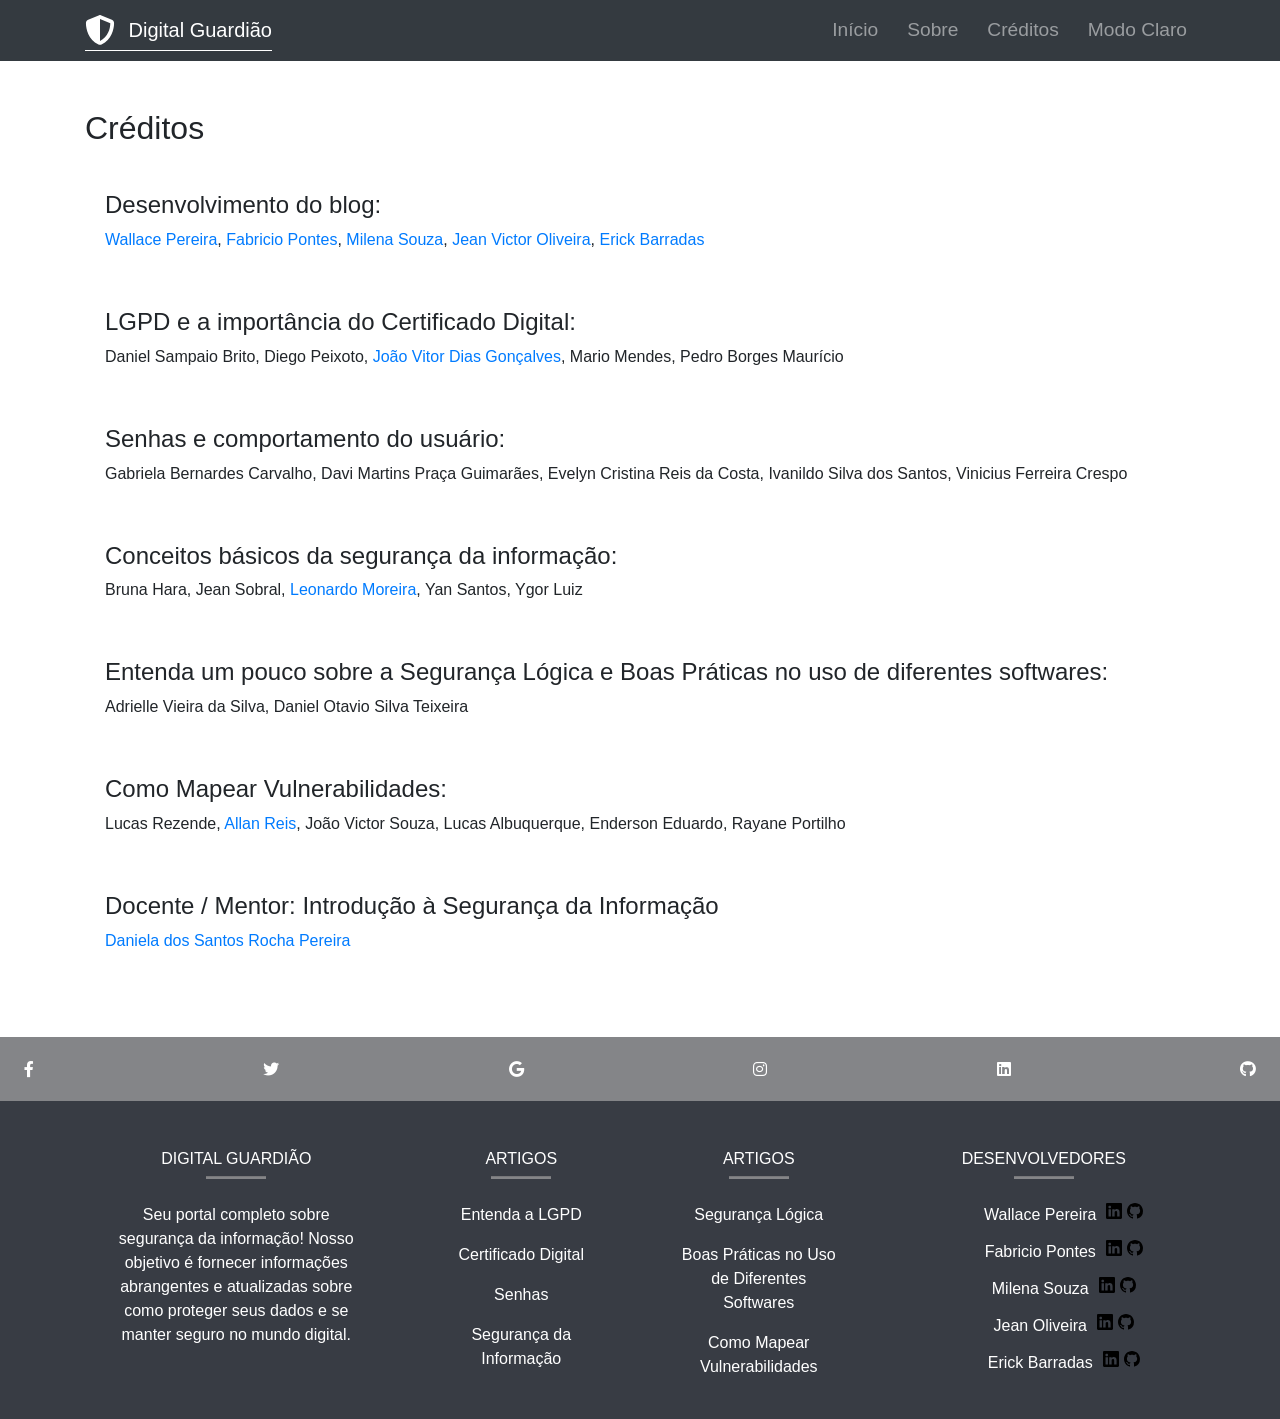
<file: creditos.html>
<html lang="pt-br">

<head>
  <meta charset="UTF-8">
  <meta name="viewport" content="width=device-width, initial-scale=1.0">
  <title>Digital Guardião</title>
  <link rel="icon" href="./assets/img/shield.svg" type="image/svg+xml">
  <link rel="stylesheet" href="./assets/css/style.css">
  <link rel="stylesheet" href="https://cdnjs.cloudflare.com/ajax/libs/font-awesome/6.0.0-beta3/css/all.min.css"
    integrity="sha384-Y0PW/Y8ruoGXCLlZ6KPufMVwbh3MUheawqVNNqYhUXiEoFa1PkAb5LAtUr8ZZgxh" crossorigin="anonymous">
  <link href="https://stackpath.bootstrapcdn.com/bootstrap/4.5.2/css/bootstrap.min.css" rel="stylesheet">
</head>

<body>
  <nav class="navbar navbar-expand-lg navbar-dark bg-dark">
    <div class="container">
      <a class="navbar-brand" href="./index.html">
        <img src="./assets/img/shield.svg" alt="Escudo" width="30" height="30" class="d-inline-block align-top mr-2"
          style="filter: brightness(0) invert(1);">
        Digital Guardião
      </a>
      <button class="navbar-toggler" type="button" data-toggle="collapse" data-target="#navbarNav"
        aria-controls="navbarNav" aria-expanded="false" aria-label="Toggle navigation">
        <span class="navbar-toggler-icon"></span>
      </button>
      <div class="collapse navbar-collapse" id="navbarNav">
        <ul class="navbar-nav ml-auto">
          <li class="nav-item">
            <a class="nav-link" href="./index.html">Início</a>
          </li>
          <li class="nav-item">
            <a class="nav-link" href="./sobre.html">Sobre</a>
          </li>
          <li class="nav-item">
            <a class="nav-link" href="./creditos.html">Créditos</a>
          </li>
          <li class="nav-item">
            <a class="nav-link" href="#" id="darkModeToggle">Modo Claro</a>
          </li>
        </ul>
      </div>
    </div>
  </nav>

  <!-- Conteúdo Principal -->
  <div class="container my-5">
    <h2 class="mb-4">Créditos</h2>
    <div class="list-group">
      <div class="card-body">
        <h4>Desenvolvimento do blog:</h4>
        <p> <a href="https://www.linkedin.com/in/wallacepereira-in/" target="_blank">Wallace Pereira</a>,
          <a href="https://www.linkedin.com/in/fabricio-pontes-tech/" target="_blank">Fabricio Pontes</a>,
          <a href="https://www.linkedin.com/in/milena-souza-3ba25a106" target="_blank">Milena Souza</a>,
          <a href="https://www.linkedin.com/in/jeanvictorolivei/" target="_blank">Jean Victor Oliveira</a>,
          <a href=https://www.linkedin.com/in/erick-barradas/ target="_blank">Erick Barradas</a>
        </p>
      </div>
      <div class="card-body">
        <h4>LGPD e a importância do Certificado Digital:</h4>
        <p>Daniel Sampaio Brito,
          Diego Peixoto,
          <a href="https://www.linkedin.com/in/joao-vitor-dias-/" target="_blank">João Vitor Dias Gonçalves</a>,
          Mario Mendes,
          Pedro Borges Maurício
        </p>
      </div>
      <div class="card-body">
        <h4>Senhas e comportamento do usuário:</h4>
        <p>Gabriela Bernardes Carvalho, Davi Martins Praça Guimarães, Evelyn Cristina Reis da Costa, Ivanildo Silva dos
          Santos, Vinicius Ferreira Crespo</p>
      </div>
      <div class="card-body">
        <h4>Conceitos básicos da segurança da informação:</h4>
        <p>Bruna Hara,
          Jean Sobral,
          <a href="https://www.linkedin.com/in/leonardo-moreira-05400b272/" target="_blank">Leonardo Moreira</a>,
          Yan Santos,
          Ygor Luiz
        </p>
      </div>
      <div class="card-body">
        <h4>Entenda um pouco sobre a Segurança Lógica e Boas Práticas no uso de diferentes softwares:</h4>
        <p>Adrielle Vieira da Silva, Daniel Otavio Silva Teixeira</p>
      </div>
      <div class="card-body">
        <h4>Como Mapear Vulnerabilidades:</h4>
        <p>Lucas Rezende,
          <a href="https://www.linkedin.com/in/allanreisjs/" target="_blank">Allan Reis</a>,
          João Victor Souza,
          Lucas Albuquerque,
          Enderson Eduardo,
          Rayane Portilho
        </p>
      </div>

      <div class="card-body">
        <h4>Docente / Mentor: Introdução à Segurança da Informação</h4>
        <p>
          <a href="https://www.linkedin.com/in/danipereira10/" target="_blank">Daniela dos Santos Rocha Pereira</a>
        </p>
      </div>
    </div>
  </div>

  <!-- Footer -->
  <footer class="text-center text-lg-start text-white" style="background-color: #383c44">
    <!-- Section: Social media -->
    <section class="d-flex justify-content-between p-4" style="background-color: #aaaa">
      <!-- Left -->
      <a href="" class="text-white me-4">
        <i class="fab fa-facebook-f"></i>
      </a>
      <a href="" class="text-white me-4">
        <i class="fab fa-twitter"></i>
      </a>
      <a href="" class="text-white me-4">
        <i class="fab fa-google"></i>
      </a>
      <a href="" class="text-white me-4">
        <i class="fab fa-instagram"></i>
      </a>
      <a href="" class="text-white me-4">
        <i class="fab fa-linkedin"></i>
      </a>
      <a href="" class="text-white me-4">
        <i class="fab fa-github"></i>
      </a>
      </div>
      <!-- Right -->
    </section>
    <!-- Section: Social media -->

    <!-- Section: Links  -->
    <section class="">
      <div class="container text-center text-md-start mt-5">
        <!-- Grid row -->
        <div class="row mt-3">
          <!-- Grid column -->
          <div class="col-md-3 col-lg-4 col-xl-3 mx-auto mb-4">
            <!-- Content -->
            <h6 class="text-uppercase fw-bold">Digital Guardião</h6>
            <hr class="mb-4 mt-0 d-inline-block mx-auto" style="width: 60px; background-color:  #aaaa; height: 2px" />
            <p>
              Seu portal completo sobre segurança da informação! Nosso objetivo é fornecer informações abrangentes e
              atualizadas sobre como proteger seus dados e se manter seguro no mundo digital.
            </p>
          </div>
          <!-- Grid column -->

          <!-- Grid column -->
          <div class="col-md-2 col-lg-2 col-xl-2 mx-auto mb-4">
            <!-- Links -->
            <h6 class="text-uppercase fw-bold">Artigos</h6>
            <hr class="mb-4 mt-0 d-inline-block mx-auto" style="width: 60px; background-color:  #aaaa; height: 2px" />
            <p>
              <a href="./boas-praticas.html" class="text-white">Entenda a LGPD</a>
            </p>
            <p>
              <a href="./certificado-digital.html" class="text-white">Certificado Digital</a>
            </p>
            <p>
              <a href="./senhas-permissoes-acesso.html" class="text-white">Senhas</a>
            </p>
            <p>
              <a href="./seguranca-informacao.html" class="text-white">Segurança da Informação</a>
            </p>
          </div>
          <!-- Grid column -->

          <!-- Grid column -->
          <div class="col-md-3 col-lg-2 col-xl-2 mx-auto mb-4">
            <!-- Links -->
            <h6 class="text-uppercase fw-bold">Artigos</h6>
            <hr class="mb-4 mt-0 d-inline-block mx-auto" style="width: 60px; background-color: #aaaa; height: 2px" />
            <p>
              <a href="./seguranca-logica.html" class="text-white">Segurança Lógica</a>
            </p>
            <p>
              <a href="./boas-praticas.html" class="text-white">Boas Práticas no Uso de Diferentes Softwares</a>
            </p>
            <p>
              <a href="./mapeamento-vulnerabilidades.html" class="text-white">Como Mapear Vulnerabilidades</a>
            </p>
          </div>
          <div class="col-md-4 col-lg-3 col-xl-3 mx-auto mb-md-0 mb-4">
            <h6 class="text-uppercase fw-bold">Desenvolvedores</h6>
            <hr class="mb-4 mt-0 d-inline-block mx-auto" style="width: 60px; background-color: #aaaa; height: 2px" />
            <ul>
              <li class="devsName">Wallace Pereira
                <div class="icon-link">
                  <a href="https://www.linkedin.com/in/wallacepereira-in/" target="_blank">
                    <img src="assets/img/linkedin.svg">
                  </a>
                  <a href="https://github.com/Wallace-Pereira1" target="_blank">
                    <img src="assets/img/github.svg">
                  </a>
                </div>
              </li>
              <li class="devsName">Fabricio Pontes
                <div class="icon-link">
                  <a href="https://www.linkedin.com/in/fabricio-pontes-tech" target="_blank" />
                  <img src="assets/img/linkedin.svg">
                  </a>
                  <a href="https://github.com/Fabponts" target="_blank">
                    <img src="assets/img/github.svg">
                  </a>
                </div>
              </li>
              <li class="devsName">Milena Souza
                <div class="icon-link">
                  <a href="https://www.linkedin.com/in/milena-souza-3ba25a106" target="_blank">
                    <img src="assets/img/linkedin.svg">
                  </a>
                  <a href="https://github.com/SouzaaMilena" target="_blank">
                    <img src="assets/img/github.svg" ;">
                  </a>
                </div>
              </li>
              <li class="devsName">Jean Oliveira
                <div class="icon-link">
                  <a href="https://www.linkedin.com/in/jeanvictorolivei/" target="_blank">
                    <img src="assets/img/linkedin.svg">
                  </a>
                  <a href="https://github.com/JeanVictr" target="_blank">
                    <img src="assets/img/github.svg">
                  </a>
                </div>
              </li>
              <li class="devsName">Erick Barradas
                <div class="icon-link">
                  <a href="https://www.linkedin.com/in/erick-barradas/" target="_blank">
                    <img src="assets/img/linkedin.svg">
                  </a>
                  <a href="" target="_blank">
                    <img src="assets/img/github.svg">
                  </a>
                </div>
              </li>
            </ul>
          </div>
        </div>
      </div>
    </section>
  </footer>
  <script src="./assets/js/script.js"></script>
  <script src="https://code.jquery.com/jquery-3.5.1.slim.min.js"></script>
  <script src="https://cdn.jsdelivr.net/npm/@popperjs/core@2.5.4/dist/umd/popper.min.js"></script>
  <script src="https://stackpath.bootstrapcdn.com/bootstrap/4.5.2/js/bootstrap.min.js"></script>
</body>
</file>
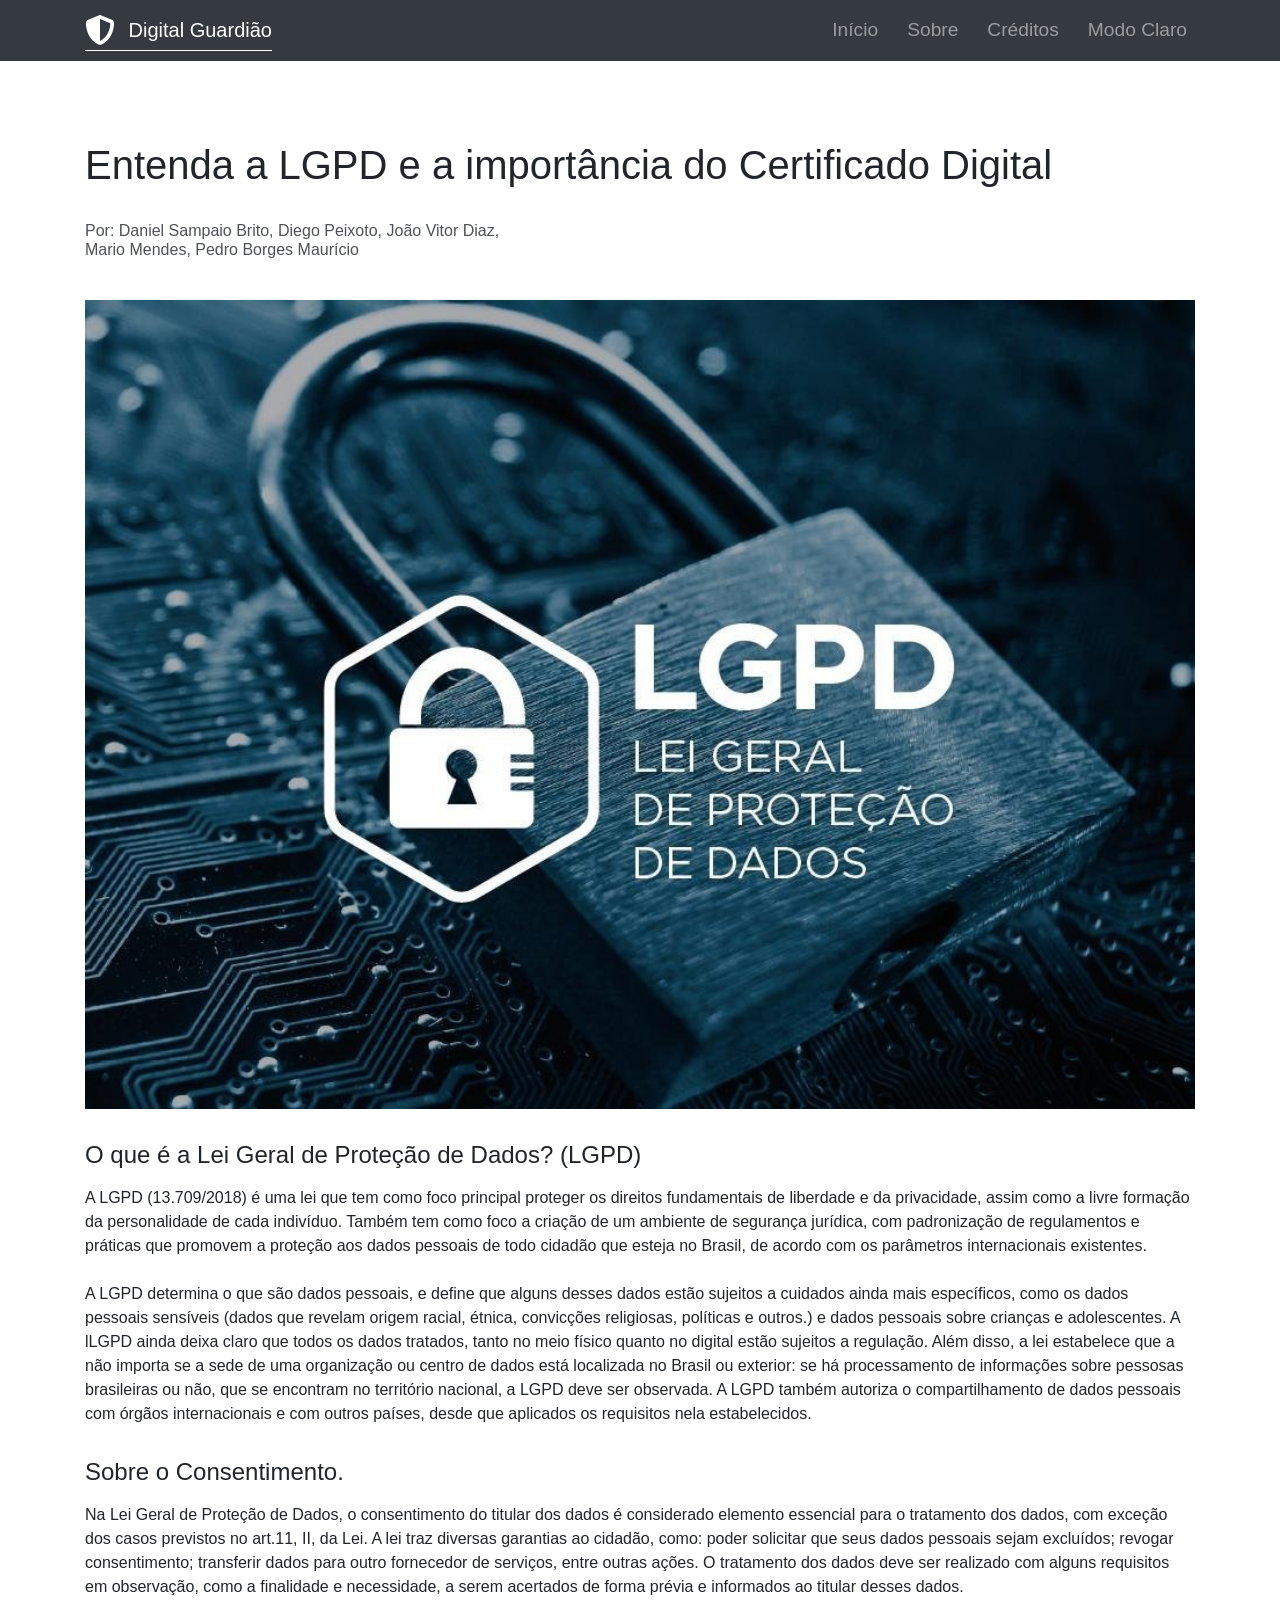
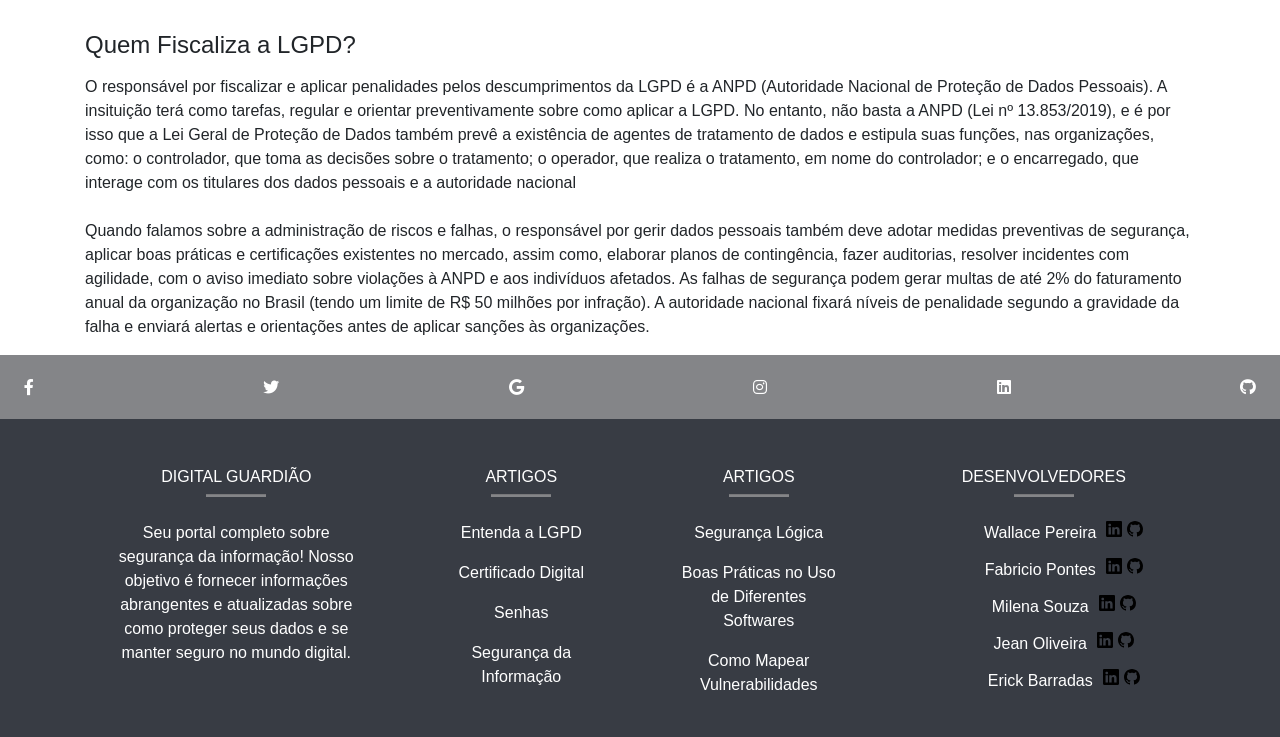
<file: lgpd.html>
<html lang="pt-br">

<head>
  <meta charset="UTF-8">
  <meta name="viewport" content="width=device-width, initial-scale=1.0">
  <title>Digital Guardião</title>
  <link rel="icon" href="./assets/img/shield.svg" type="image/svg+xml">
  <link rel="stylesheet" href="./assets/css/style.css">
  <link rel="stylesheet" href="https://cdnjs.cloudflare.com/ajax/libs/font-awesome/6.0.0-beta3/css/all.min.css"
    integrity="sha384-Y0PW/Y8ruoGXCLlZ6KPufMVwbh3MUheawqVNNqYhUXiEoFa1PkAb5LAtUr8ZZgxh" crossorigin="anonymous">
  <link href="https://stackpath.bootstrapcdn.com/bootstrap/4.5.2/css/bootstrap.min.css" rel="stylesheet">
</head>

<body>
  <nav class="navbar navbar-expand-lg navbar-dark bg-dark">
    <div class="container">
      <a class="navbar-brand" href="./index.html">
        <img src="./assets/img/shield.svg" alt="Escudo" width="30" height="30" class="d-inline-block align-top mr-2"
          style="filter: brightness(0) invert(1);">
        Digital Guardião
      </a>
      <button class="navbar-toggler" type="button" data-toggle="collapse" data-target="#navbarNav"
        aria-controls="navbarNav" aria-expanded="false" aria-label="Toggle navigation">
        <span class="navbar-toggler-icon"></span>
      </button>
      <div class="collapse navbar-collapse" id="navbarNav">
        <ul class="navbar-nav ml-auto">
          <li class="nav-item">
            <a class="nav-link" href="./index.html">Início</a>
          </li>
          <li class="nav-item">
            <a class="nav-link" href="./sobre.html">Sobre</a>
          </li>
          <li class="nav-item">
            <a class="nav-link" href="./creditos.html">Créditos</a>
          </li>
          <li class="nav-item">
            <a class="nav-link" href="#" id="darkModeToggle">Modo Claro</a>
          </li>
        </ul>
      </div>
    </div>
  </nav>
  <main class="container">
    <section class="title">
      <h1 class="title_Page">Entenda a LGPD e a importância do Certificado Digital </h1>
      <h6 style=" color: #4f5257;" class="autores">Por: Daniel Sampaio Brito, Diego Peixoto, João Vitor Diaz,<br>Mario
        Mendes, Pedro Borges Maurício</h6>
      <hr>
      <img src="assets/img/Lgpd.png" alt="LGPD">
    </section>
    <section class=" artigo">
      <h4 class="sub-titulos">O que é a Lei Geral de Proteção de Dados? (LGPD)</h4>
      <p class="conteudo-artigo">A LGPD (13.709/2018) é uma lei que tem como foco principal proteger os direitos
        fundamentais de liberdade e da privacidade, assim como a livre formação da personalidade de cada indivíduo.
        Também tem como foco a criação de um ambiente de segurança jurídica, com padronização de regulamentos e práticas
        que promovem a proteção aos dados pessoais de todo cidadão que esteja no Brasil, de acordo com os parâmetros
        internacionais existentes.
        <br><br>
        A LGPD determina o que são dados pessoais, e define que alguns desses dados estão sujeitos a cuidados ainda mais
        específicos, como os dados pessoais sensíveis (dados que revelam origem racial, étnica, convicções religiosas,
        políticas e outros.) e dados pessoais sobre crianças e adolescentes. A lLGPD ainda deixa claro que todos os
        dados tratados, tanto no meio físico quanto no digital estão sujeitos a regulação. Além disso, a lei estabelece
        que a não importa se a sede de uma organização ou centro de dados está localizada no Brasil ou exterior: se há
        processamento de informações sobre pessosas brasileiras ou não, que se encontram no território nacional, a LGPD
        deve ser observada. A LGPD também autoriza o compartilhamento de dados pessoais com órgãos internacionais e com
        outros países, desde que aplicados os requisitos nela estabelecidos.
      </p>
      <h4 class="sub-titulos">Sobre o Consentimento.</h4>
      <p class="conteudo-artigo">Na Lei Geral de Proteção de Dados, o consentimento do titular dos dados é considerado
        elemento essencial para o tratamento dos dados, com exceção dos casos previstos no art.11, II, da Lei.
        A lei traz diversas garantias ao cidadão, como: poder solicitar que seus dados pessoais sejam excluídos; revogar
        consentimento; transferir dados para outro fornecedor de serviços, entre outras ações. O tratamento dos dados
        deve ser realizado com alguns requisitos em observação, como a finalidade e necessidade, a serem acertados de
        forma prévia e informados ao titular desses dados.</p>
      <h4 class="sub-titulos">Quem Fiscaliza a LGPD?</h4>
      <p class="conteudo-artigo">
        O responsável por fiscalizar e aplicar penalidades pelos descumprimentos da LGPD é a ANPD (Autoridade Nacional
        de Proteção de Dados Pessoais). A insituição terá como tarefas, regular e orientar preventivamente sobre como
        aplicar a LGPD. No entanto, não basta a ANPD (Lei nº 13.853/2019), e é por isso que a Lei Geral de Proteção de
        Dados também prevê a existência de agentes de tratamento de dados e estipula suas funções, nas organizações,
        como: o controlador, que toma as decisões sobre o tratamento; o operador, que realiza o tratamento, em nome do
        controlador; e o encarregado, que interage com os titulares dos dados pessoais e a autoridade nacional
        <br><br>
        Quando falamos sobre a administração de riscos e falhas, o responsável por gerir dados pessoais também deve
        adotar medidas preventivas de segurança, aplicar boas práticas e certificações existentes no mercado, assim
        como, elaborar planos de contingência, fazer auditorias, resolver incidentes com agilidade, com o aviso imediato
        sobre violações à ANPD e aos indivíduos afetados.
        As falhas de segurança podem gerar multas de até 2% do faturamento anual da organização no Brasil (tendo um
        limite de R$ 50 milhões por infração). A autoridade nacional fixará níveis de penalidade segundo a gravidade da
        falha e enviará alertas e orientações antes de aplicar sanções às organizações.
      </p>
    </section>
  </main>

  <!-- Footer -->
  <footer class="text-center text-lg-start text-white" style="background-color: #383c44">
    <!-- Section: Social media -->
    <section class="d-flex justify-content-between p-4" style="background-color: #aaaa">
      <!-- Left -->
      <a href="" class="text-white me-4">
        <i class="fab fa-facebook-f"></i>
      </a>
      <a href="" class="text-white me-4">
        <i class="fab fa-twitter"></i>
      </a>
      <a href="" class="text-white me-4">
        <i class="fab fa-google"></i>
      </a>
      <a href="" class="text-white me-4">
        <i class="fab fa-instagram"></i>
      </a>
      <a href="" class="text-white me-4">
        <i class="fab fa-linkedin"></i>
      </a>
      <a href="" class="text-white me-4">
        <i class="fab fa-github"></i>
      </a>
      </div>
      <!-- Right -->
    </section>
    <!-- Section: Social media -->

    <!-- Section: Links  -->
    <section class="">
      <div class="container text-center text-md-start mt-5">
        <!-- Grid row -->
        <div class="row mt-3">
          <!-- Grid column -->
          <div class="col-md-3 col-lg-4 col-xl-3 mx-auto mb-4">
            <!-- Content -->
            <h6 class="text-uppercase fw-bold">Digital Guardião</h6>
            <hr class="mb-4 mt-0 d-inline-block mx-auto" style="width: 60px; background-color:  #aaaa; height: 2px" />
            <p>
              Seu portal completo sobre segurança da informação! Nosso objetivo é fornecer informações abrangentes e
              atualizadas sobre como proteger seus dados e se manter seguro no mundo digital.
            </p>
          </div>
          <!-- Grid column -->

          <!-- Grid column -->
          <div class="col-md-2 col-lg-2 col-xl-2 mx-auto mb-4">
            <!-- Links -->
            <h6 class="text-uppercase fw-bold">Artigos</h6>
            <hr class="mb-4 mt-0 d-inline-block mx-auto" style="width: 60px; background-color:  #aaaa; height: 2px" />
            <p>
              <a href="./boas-praticas.html" class="text-white">Entenda a LGPD</a>
            </p>
            <p>
              <a href="./certificado-digital.html" class="text-white">Certificado Digital</a>
            </p>
            <p>
              <a href="./senhas-permissoes-acesso.html" class="text-white">Senhas</a>
            </p>
            <p>
              <a href="./seguranca-informacao.html" class="text-white">Segurança da Informação</a>
            </p>
          </div>
          <!-- Grid column -->

          <!-- Grid column -->
          <div class="col-md-3 col-lg-2 col-xl-2 mx-auto mb-4">
            <!-- Links -->
            <h6 class="text-uppercase fw-bold">Artigos</h6>
            <hr class="mb-4 mt-0 d-inline-block mx-auto" style="width: 60px; background-color: #aaaa; height: 2px" />
            <p>
              <a href="./seguranca-logica.html" class="text-white">Segurança Lógica</a>
            </p>
            <p>
              <a href="./boas-praticas.html" class="text-white">Boas Práticas no Uso de Diferentes Softwares</a>
            </p>
            <p>
              <a href="./mapeamento-vulnerabilidades.html" class="text-white">Como Mapear Vulnerabilidades</a>
            </p>
          </div>
          <div class="col-md-4 col-lg-3 col-xl-3 mx-auto mb-md-0 mb-4">
            <h6 class="text-uppercase fw-bold">Desenvolvedores</h6>
            <hr class="mb-4 mt-0 d-inline-block mx-auto" style="width: 60px; background-color: #aaaa; height: 2px" />
            <ul>
              <li class="devsName">Wallace Pereira
                <div class="icon-link">
                  <a href="https://www.linkedin.com/in/wallacepereira-in/" target="_blank">
                    <img src="assets/img/linkedin.svg">
                  </a>
                  <a href="https://github.com/Wallace-Pereira1" target="_blank">
                    <img src="assets/img/github.svg">
                  </a>
                </div>
              </li>
              <li class="devsName">Fabricio Pontes
                <div class="icon-link">
                  <a href="https://www.linkedin.com/in/fabricio-pontes-tech" target="_blank" />
                  <img src="assets/img/linkedin.svg">
                  </a>
                  <a href="https://github.com/Fabponts" target="_blank">
                    <img src="assets/img/github.svg">
                  </a>
                </div>
              </li>
              <li class="devsName">Milena Souza
                <div class="icon-link">
                  <a href="https://www.linkedin.com/in/milena-souza-3ba25a106" target="_blank">
                    <img src="assets/img/linkedin.svg">
                  </a>
                  <a href="https://github.com/SouzaaMilena" target="_blank">
                    <img src="assets/img/github.svg" ;">
                  </a>
                </div>
              </li>
              <li class="devsName">Jean Oliveira
                <div class="icon-link">
                  <a href="https://www.linkedin.com/in/jeanvictorolivei/" target="_blank">
                    <img src="assets/img/linkedin.svg">
                  </a>
                  <a href="https://github.com/JeanVictr" target="_blank">
                    <img src="assets/img/github.svg">
                  </a>
                </div>
              </li>
              <li class="devsName">Erick Barradas
                <div class="icon-link">
                  <a href="https://www.linkedin.com/in/erick-barradas/" target="_blank">
                    <img src="assets/img/linkedin.svg">
                  </a>
                  <a href="" target="_blank">
                    <img src="assets/img/github.svg">
                  </a>
                </div>
              </li>
            </ul>
          </div>
        </div>
      </div>
    </section>
  </footer>

  <script src=" ./assets/js/script.js">
  </script>
  <script src="https://code.jquery.com/jquery-3.5.1.slim.min.js"></script>
  <script src="https://cdn.jsdelivr.net/npm/@popperjs/core@2.5.4/dist/umd/popper.min.js"></script>
  <script src="https://stackpath.bootstrapcdn.com/bootstrap/4.5.2/js/bootstrap.min.js"></script>
</body>
</file>
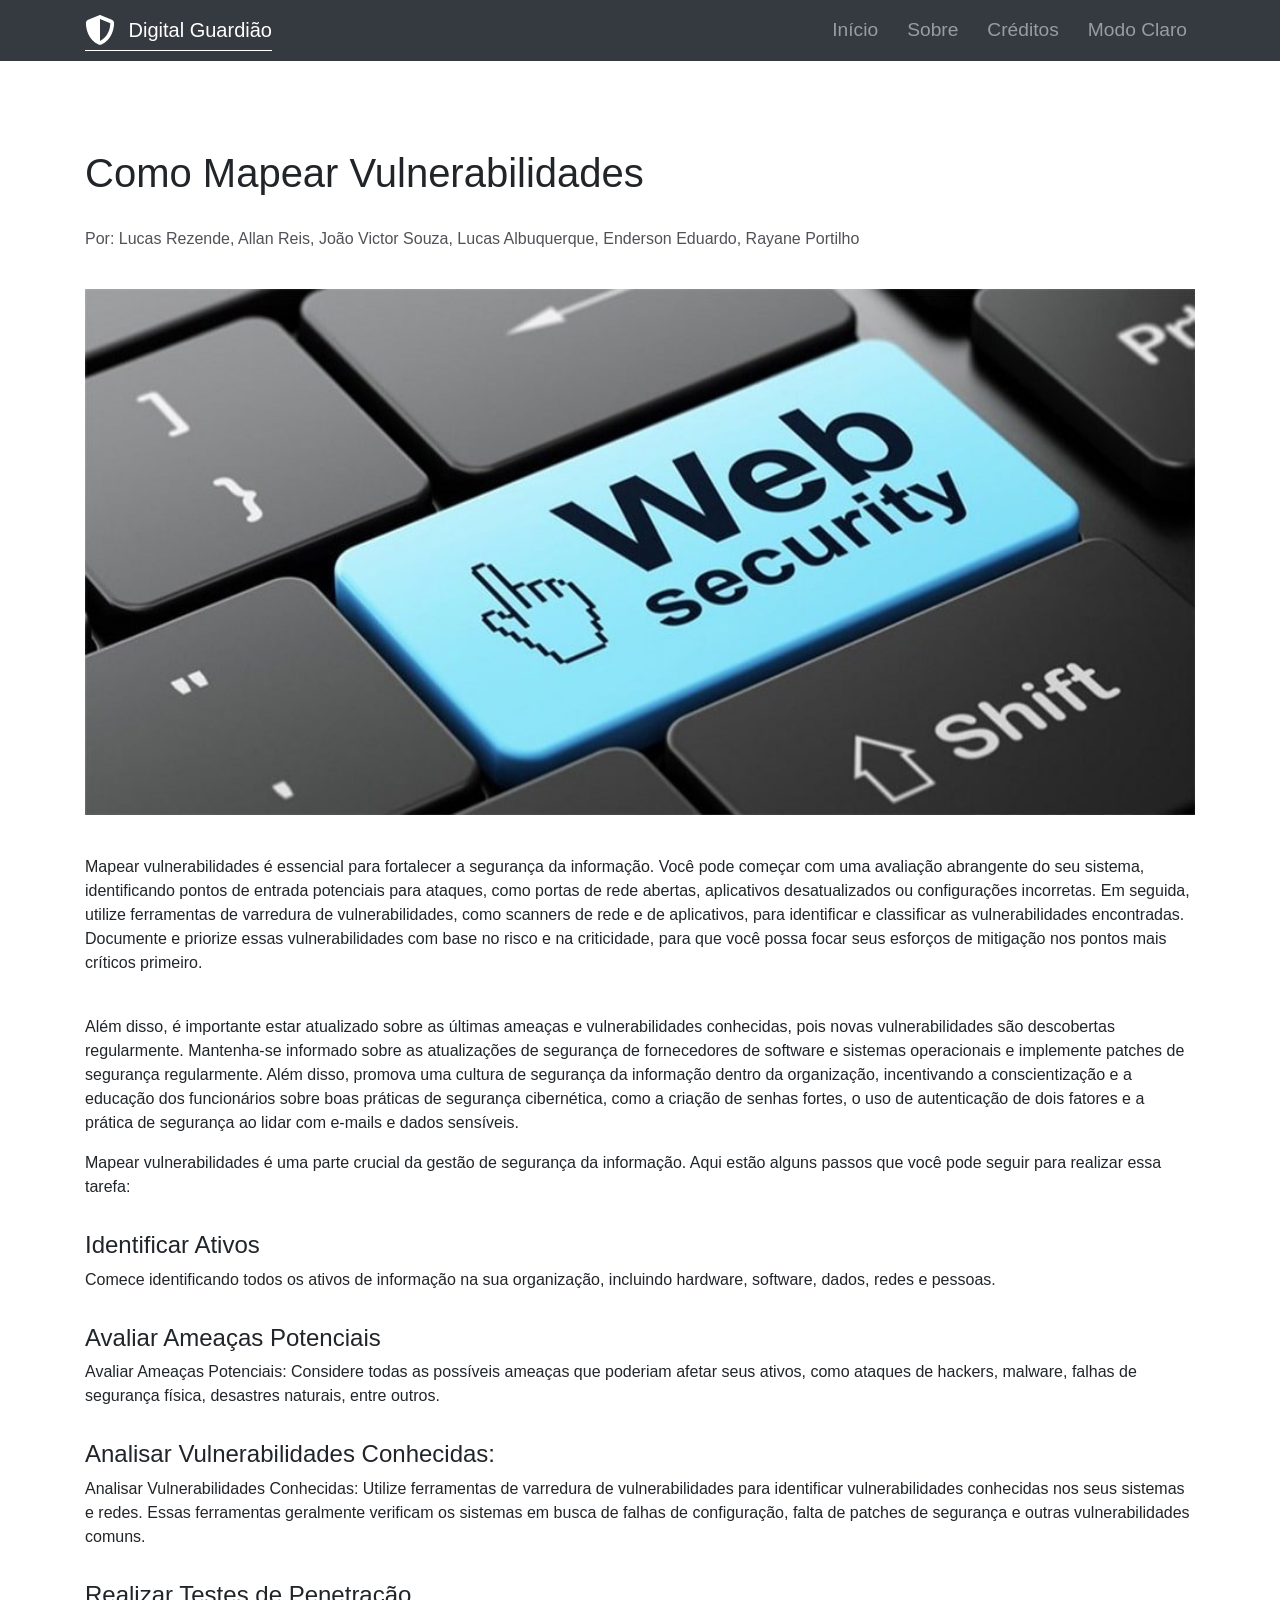
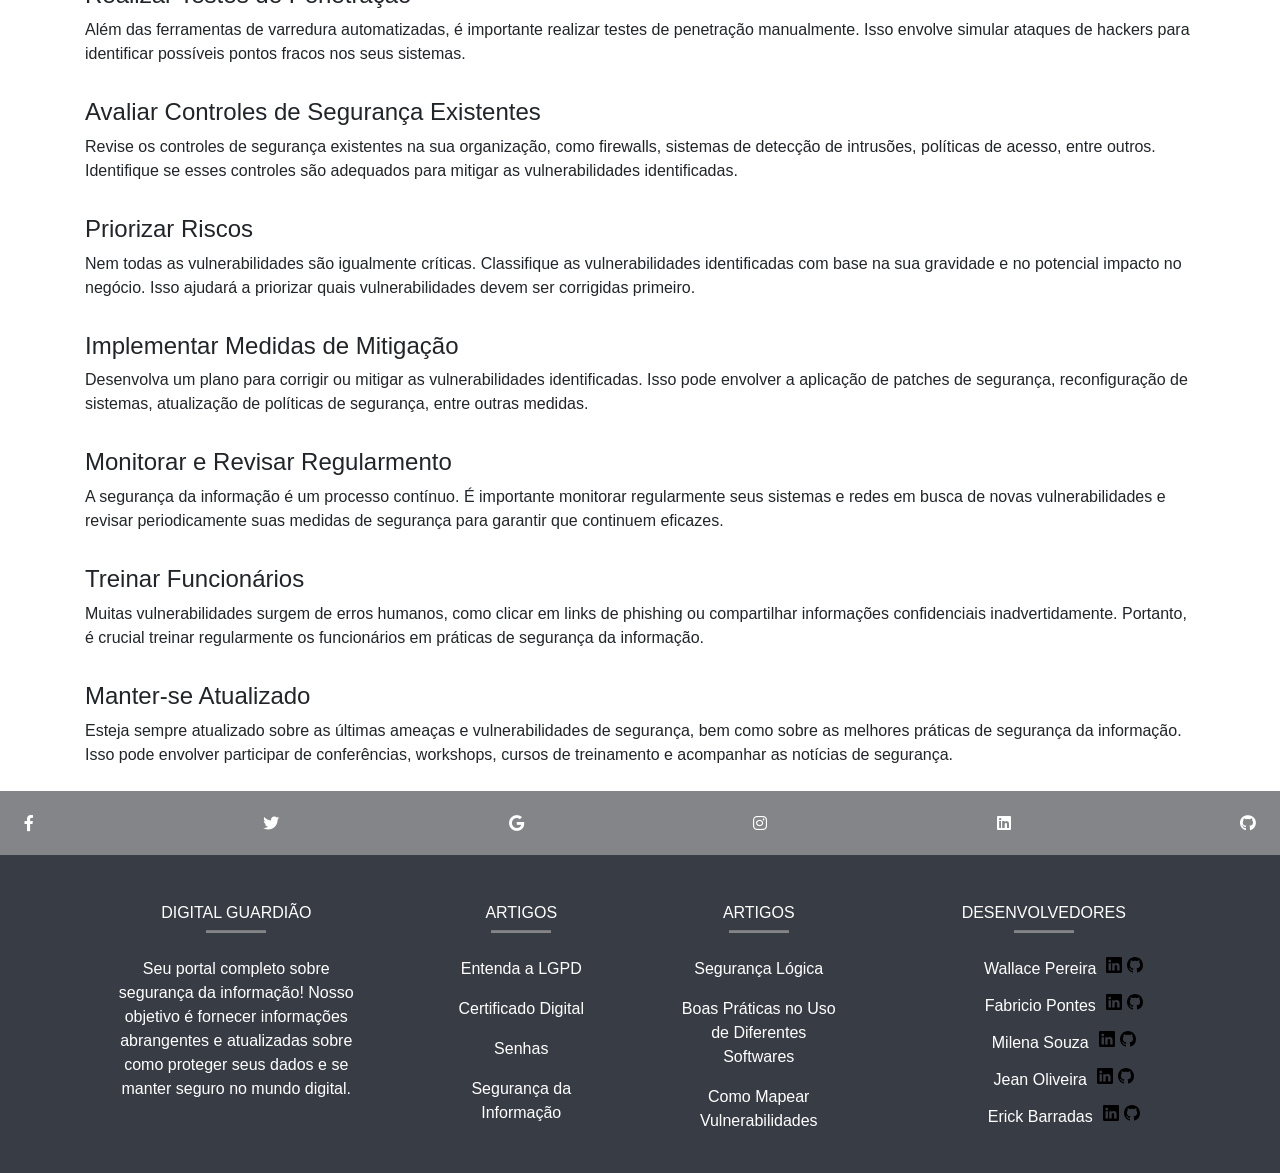
<file: mapeamento-vulnerabilidades.html>
<html lang="pt-br">

<head>
  <meta charset="UTF-8">
  <meta name="viewport" content="width=device-width, initial-scale=1.0">
  <title>Digital Guardião</title>
  <link rel="icon" href="./assets/img/shield.svg" type="image/svg+xml">
  <link rel="stylesheet" href="./assets/css/style.css">
  <link rel="stylesheet" href="https://cdnjs.cloudflare.com/ajax/libs/font-awesome/6.0.0-beta3/css/all.min.css"
    integrity="sha384-Y0PW/Y8ruoGXCLlZ6KPufMVwbh3MUheawqVNNqYhUXiEoFa1PkAb5LAtUr8ZZgxh" crossorigin="anonymous">
  <link href="https://stackpath.bootstrapcdn.com/bootstrap/4.5.2/css/bootstrap.min.css" rel="stylesheet">
</head>

<body>
  <nav class="navbar navbar-expand-lg navbar-dark bg-dark">
    <div class="container">
      <a class="navbar-brand" href="./index.html">
        <img src="./assets/img/shield.svg" alt="Escudo" width="30" height="30" class="d-inline-block align-top mr-2"
          style="filter: brightness(0) invert(1);">
        Digital Guardião
      </a>
      <button class="navbar-toggler" type="button" data-toggle="collapse" data-target="#navbarNav"
        aria-controls="navbarNav" aria-expanded="false" aria-label="Toggle navigation">
        <span class="navbar-toggler-icon"></span>
      </button>
      <div class="collapse navbar-collapse" id="navbarNav">
        <ul class="navbar-nav ml-auto">
          <li class="nav-item">
            <a class="nav-link" href="./index.html">Início</a>
          </li>
          <li class="nav-item">
            <a class="nav-link" href="./sobre.html">Sobre</a>
          </li>
          <li class="nav-item">
            <a class="nav-link" href="./creditos.html">Créditos</a>
          </li>
          <li class="nav-item">
            <a class="nav-link" href="#" id="darkModeToggle">Modo Claro</a>
          </li>
        </ul>
      </div>
    </div>
  </nav>
  <div class="d-flex p-2 justify-content-center">
    <main class="container">
      <section class="title ">
        <h1 class="title_Page">Como Mapear
          Vulnerabilidades</h1>
        <h6 style=" color: #4f5257;" class="autores">Por: Lucas Rezende, Allan Reis, João Victor Souza, Lucas
          Albuquerque, Enderson Eduardo, Rayane Portilho</h6>
        <hr>
        <img src="assets/img/web-security.jpg" alt="Como Mapear Vunerabilidades">
      </section>
      <section class=" artigo">
        <br>
        <p class="conteudo-artigo">
          Mapear vulnerabilidades é essencial para fortalecer a segurança da
          informação. Você pode começar com uma avaliação abrangente do
          seu sistema, identificando pontos de entrada potenciais para
          ataques, como portas de rede abertas, aplicativos desatualizados
          ou configurações incorretas. Em seguida, utilize ferramentas de
          varredura de vulnerabilidades, como scanners de rede e de
          aplicativos, para identificar e classificar as vulnerabilidades
          encontradas. Documente e priorize essas vulnerabilidades com
          base no risco e na criticidade, para que você possa focar seus
          esforços de mitigação nos pontos mais críticos primeiro.
        </p>
        <br>
        <p>
          Além disso, é importante estar atualizado sobre as últimas
          ameaças e vulnerabilidades conhecidas, pois novas
          vulnerabilidades são descobertas regularmente. Mantenha-se
          informado sobre as atualizações de segurança de fornecedores de
          software e sistemas operacionais e implemente patches de
          segurança regularmente. Além disso, promova uma cultura de
          segurança da informação dentro da organização, incentivando a
          conscientização e a educação dos funcionários sobre boas práticas
          de segurança cibernética, como a criação de senhas fortes, o uso
          de autenticação de dois fatores e a prática de segurança ao lidar
          com e-mails e dados sensíveis.
        </p>

        <p>
          Mapear vulnerabilidades é uma parte crucial da gestão de
          segurança da informação. Aqui estão alguns passos que você pode
          seguir para realizar essa tarefa:
        </p>

        <h4 class="sub-titulos"> Identificar Ativos</h4>
        <p>
          Comece identificando todos os ativos de
          informação na sua organização, incluindo hardware, software,
          dados, redes e pessoas.
        </p>

        <h4 class="sub-titulos">Avaliar Ameaças Potenciais</h4>
        <p>
          Avaliar Ameaças Potenciais: Considere todas as possíveis
          ameaças que poderiam afetar seus ativos, como ataques de
          hackers, malware, falhas de segurança física, desastres naturais,
          entre outros.
        </p>

        <h4 class="sub-titulos">Analisar Vulnerabilidades Conhecidas:</h4>
        <p>
          Analisar Vulnerabilidades Conhecidas: Utilize ferramentas de
          varredura de vulnerabilidades para identificar vulnerabilidades
          conhecidas nos seus sistemas e redes. Essas ferramentas
          geralmente verificam os sistemas em busca de falhas de
          configuração, falta de patches de segurança e outras
          vulnerabilidades comuns.
        </p>

        <h4 class="sub-titulos">Realizar Testes de Penetração</h4>
        <p>
          Além das ferramentas de
          varredura automatizadas, é importante realizar testes de
          penetração manualmente. Isso envolve simular ataques de hackers
          para identificar possíveis pontos fracos nos seus sistemas.
        </p>

        <h4 class="sub-titulos">Avaliar Controles de Segurança Existentes</h4>
        <p>
          Revise os controles
          de segurança existentes na sua organização, como firewalls,
          sistemas de detecção de intrusões, políticas de acesso, entre
          outros. Identifique se esses controles são adequados para mitigar
          as vulnerabilidades identificadas.
        </p>

        <h4 class="sub-titulos">Priorizar Riscos</h4>
        <p>
          Nem todas as vulnerabilidades são
          igualmente críticas. Classifique as vulnerabilidades identificadas
          com base na sua gravidade e no potencial impacto no negócio.
          Isso ajudará a priorizar quais vulnerabilidades devem ser corrigidas
          primeiro.
        </p>

        <h4 class="sub-titulos">Implementar Medidas de Mitigação</h4>
        <p>
          Desenvolva um plano para
          corrigir ou mitigar as vulnerabilidades identificadas. Isso pode
          envolver a aplicação de patches de segurança, reconfiguração de
          sistemas, atualização de políticas de segurança, entre outras
          medidas.
        </p>

        <h4 class="sub-titulos">Monitorar e Revisar Regularmento</h4>
        <p>
          A segurança da informação é
          um processo contínuo. É importante monitorar regularmente seus
          sistemas e redes em busca de novas vulnerabilidades e revisar
          periodicamente suas medidas de segurança para garantir que
          continuem eficazes.
        </p>

        <h4 class="sub-titulos"> Treinar Funcionários</h4>
        <p>
          Muitas vulnerabilidades surgem de erros
          humanos, como clicar em links de phishing ou compartilhar
          informações confidenciais inadvertidamente. Portanto, é crucial
          treinar regularmente os funcionários em práticas de segurança da
          informação.
        </p>

        <h4 class="sub-titulos">Manter-se Atualizado</h4>
        <p>
          Esteja sempre atualizado sobre as
          últimas ameaças e vulnerabilidades de segurança, bem como
          sobre as melhores práticas de segurança da informação. Isso pode
          envolver participar de conferências, workshops, cursos de
          treinamento e acompanhar as notícias de segurança.
        </p>

      </section>
    </main>
  </div>
  <!-- Footer -->
  <footer class="text-center text-lg-start text-white" style="background-color: #383c44">
    <!-- Section: Social media -->
    <section class="d-flex justify-content-between p-4" style="background-color: #aaaa">
      <!-- Left -->
      <a href="" class="text-white me-4">
        <i class="fab fa-facebook-f"></i>
      </a>
      <a href="" class="text-white me-4">
        <i class="fab fa-twitter"></i>
      </a>
      <a href="" class="text-white me-4">
        <i class="fab fa-google"></i>
      </a>
      <a href="" class="text-white me-4">
        <i class="fab fa-instagram"></i>
      </a>
      <a href="" class="text-white me-4">
        <i class="fab fa-linkedin"></i>
      </a>
      <a href="" class="text-white me-4">
        <i class="fab fa-github"></i>
      </a>
      </div>
      <!-- Right -->
    </section>
    <!-- Section: Social media -->

    <!-- Section: Links  -->
    <section class="">
      <div class="container text-center text-md-start mt-5">
        <!-- Grid row -->
        <div class="row mt-3">
          <!-- Grid column -->
          <div class="col-md-3 col-lg-4 col-xl-3 mx-auto mb-4">
            <!-- Content -->
            <h6 class="text-uppercase fw-bold">Digital Guardião</h6>
            <hr class="mb-4 mt-0 d-inline-block mx-auto" style="width: 60px; background-color:  #aaaa; height: 2px" />
            <p>
              Seu portal completo sobre segurança da informação! Nosso objetivo é fornecer informações abrangentes e
              atualizadas sobre como proteger seus dados e se manter seguro no mundo digital.
            </p>
          </div>
          <!-- Grid column -->

          <!-- Grid column -->
          <div class="col-md-2 col-lg-2 col-xl-2 mx-auto mb-4">
            <!-- Links -->
            <h6 class="text-uppercase fw-bold">Artigos</h6>
            <hr class="mb-4 mt-0 d-inline-block mx-auto" style="width: 60px; background-color:  #aaaa; height: 2px" />
            <p>
              <a href="./boas-praticas.html" class="text-white">Entenda a LGPD</a>
            </p>
            <p>
              <a href="./certificado-digital.html" class="text-white">Certificado Digital</a>
            </p>
            <p>
              <a href="./senhas-permissoes-acesso.html" class="text-white">Senhas</a>
            </p>
            <p>
              <a href="./seguranca-informacao.html" class="text-white">Segurança da Informação</a>
            </p>
          </div>
          <!-- Grid column -->

          <!-- Grid column -->
          <div class="col-md-3 col-lg-2 col-xl-2 mx-auto mb-4">
            <!-- Links -->
            <h6 class="text-uppercase fw-bold">Artigos</h6>
            <hr class="mb-4 mt-0 d-inline-block mx-auto" style="width: 60px; background-color: #aaaa; height: 2px" />
            <p>
              <a href="./seguranca-logica.html" class="text-white">Segurança Lógica</a>
            </p>
            <p>
              <a href="./boas-praticas.html" class="text-white">Boas Práticas no Uso de Diferentes Softwares</a>
            </p>
            <p>
              <a href="./mapeamento-vulnerabilidades.html" class="text-white">Como Mapear Vulnerabilidades</a>
            </p>
          </div>
          <div class="col-md-4 col-lg-3 col-xl-3 mx-auto mb-md-0 mb-4">
            <h6 class="text-uppercase fw-bold">Desenvolvedores</h6>
            <hr class="mb-4 mt-0 d-inline-block mx-auto" style="width: 60px; background-color: #aaaa; height: 2px" />
            <ul>
              <li class="devsName">Wallace Pereira
                <div class="icon-link">
                  <a href="https://www.linkedin.com/in/wallacepereira-in/" target="_blank">
                    <img src="assets/img/linkedin.svg">
                  </a>
                  <a href="https://github.com/Wallace-Pereira1" target="_blank">
                    <img src="assets/img/github.svg">
                  </a>
                </div>
              </li>
              <li class="devsName">Fabricio Pontes
                <div class="icon-link">
                  <a href="https://www.linkedin.com/in/fabricio-pontes-tech" target="_blank" />
                  <img src="assets/img/linkedin.svg">
                  </a>
                  <a href="https://github.com/Fabponts" target="_blank">
                    <img src="assets/img/github.svg">
                  </a>
                </div>
              </li>
              <li class="devsName">Milena Souza
                <div class="icon-link">
                  <a href="https://www.linkedin.com/in/milena-souza-3ba25a106" target="_blank">
                    <img src="assets/img/linkedin.svg">
                  </a>
                  <a href="https://github.com/SouzaaMilena" target="_blank">
                    <img src="assets/img/github.svg" ;">
                  </a>
                </div>
              </li>
              <li class="devsName">Jean Oliveira
                <div class="icon-link">
                  <a href="https://www.linkedin.com/in/jeanvictorolivei/" target="_blank">
                    <img src="assets/img/linkedin.svg">
                  </a>
                  <a href="https://github.com/JeanVictr" target="_blank">
                    <img src="assets/img/github.svg">
                  </a>
                </div>
              </li>
              <li class="devsName">Erick Barradas
                <div class="icon-link">
                  <a href="https://www.linkedin.com/in/erick-barradas/" target="_blank">
                    <img src="assets/img/linkedin.svg">
                  </a>
                  <a href="" target="_blank">
                    <img src="assets/img/github.svg">
                  </a>
                </div>
              </li>
            </ul>
          </div>
        </div>
      </div>
    </section>
  </footer>

  <script src="./assets/js/script.js"></script>
  <script src="https://code.jquery.com/jquery-3.5.1.slim.min.js"></script>
  <script src="https://cdn.jsdelivr.net/npm/@popperjs/core@2.5.4/dist/umd/popper.min.js"></script>
  <script src="https://stackpath.bootstrapcdn.com/bootstrap/4.5.2/js/bootstrap.min.js"></script>
</body>
</file>
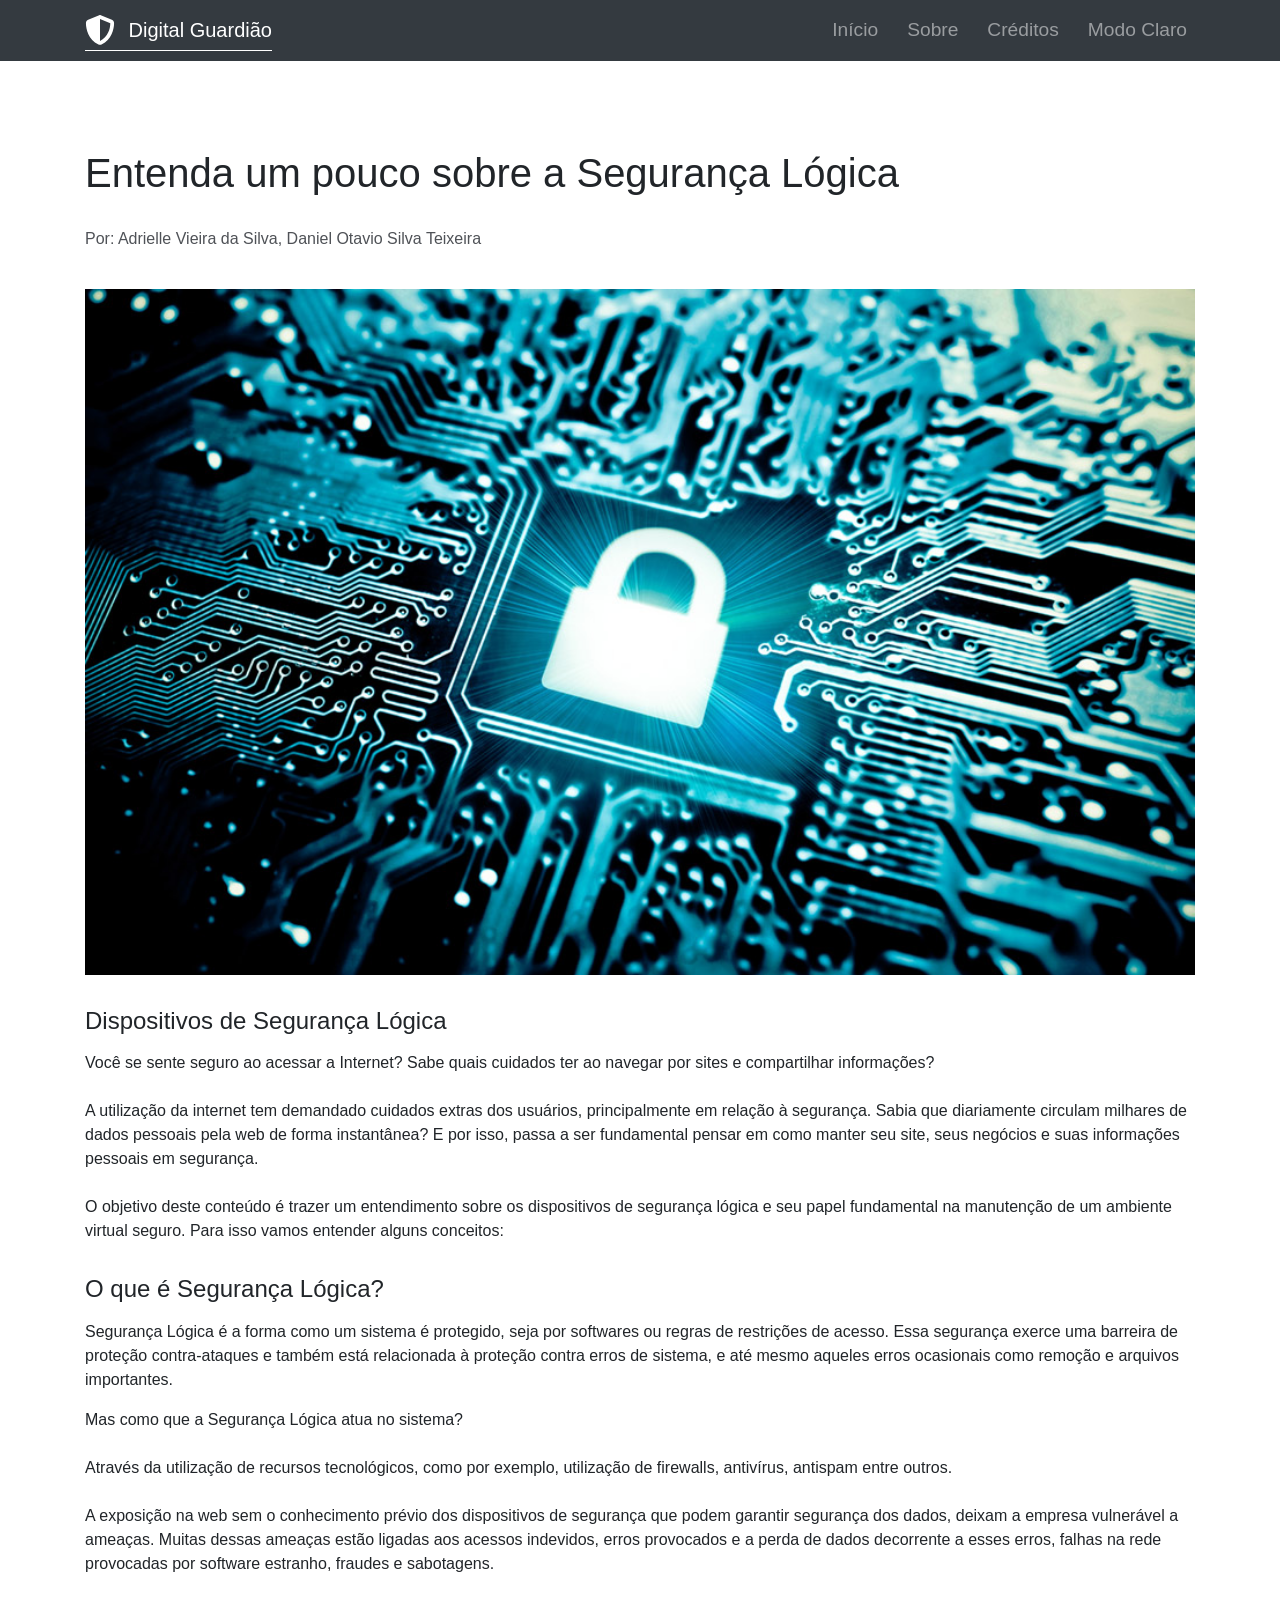
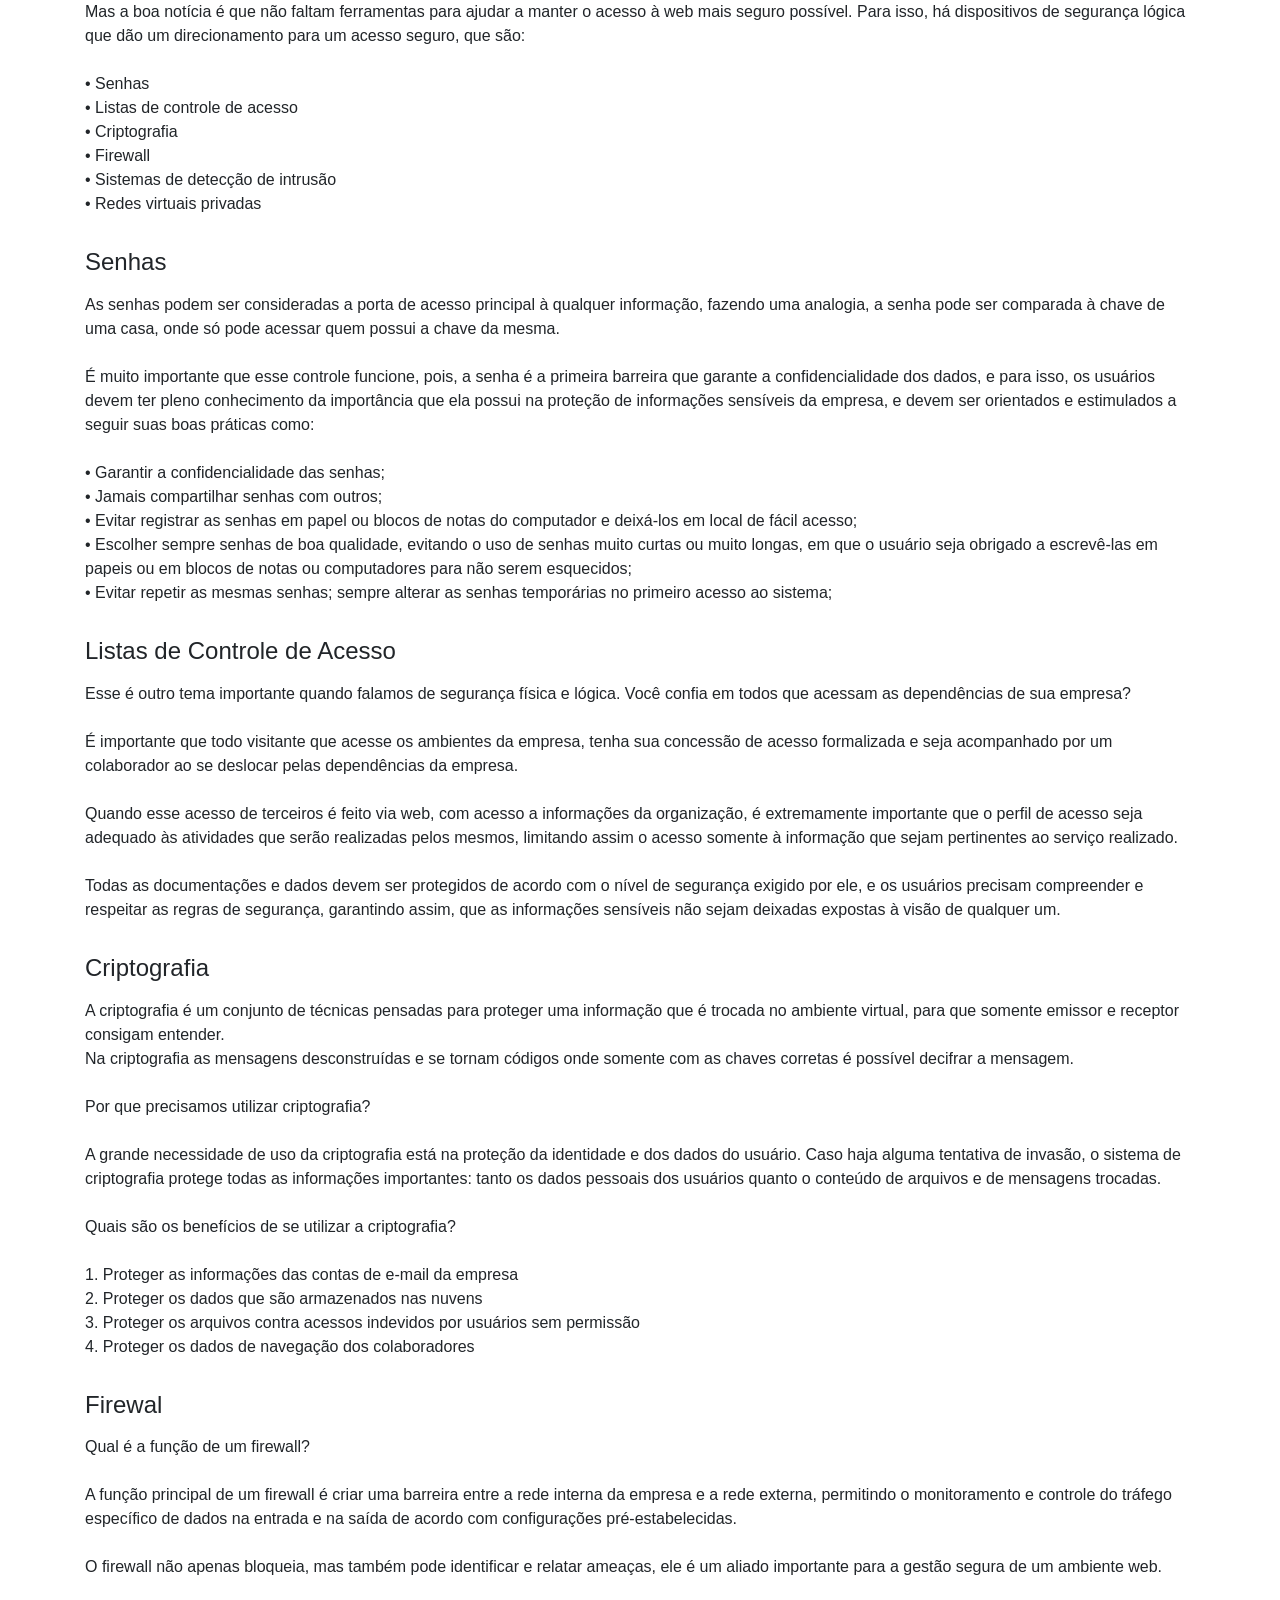
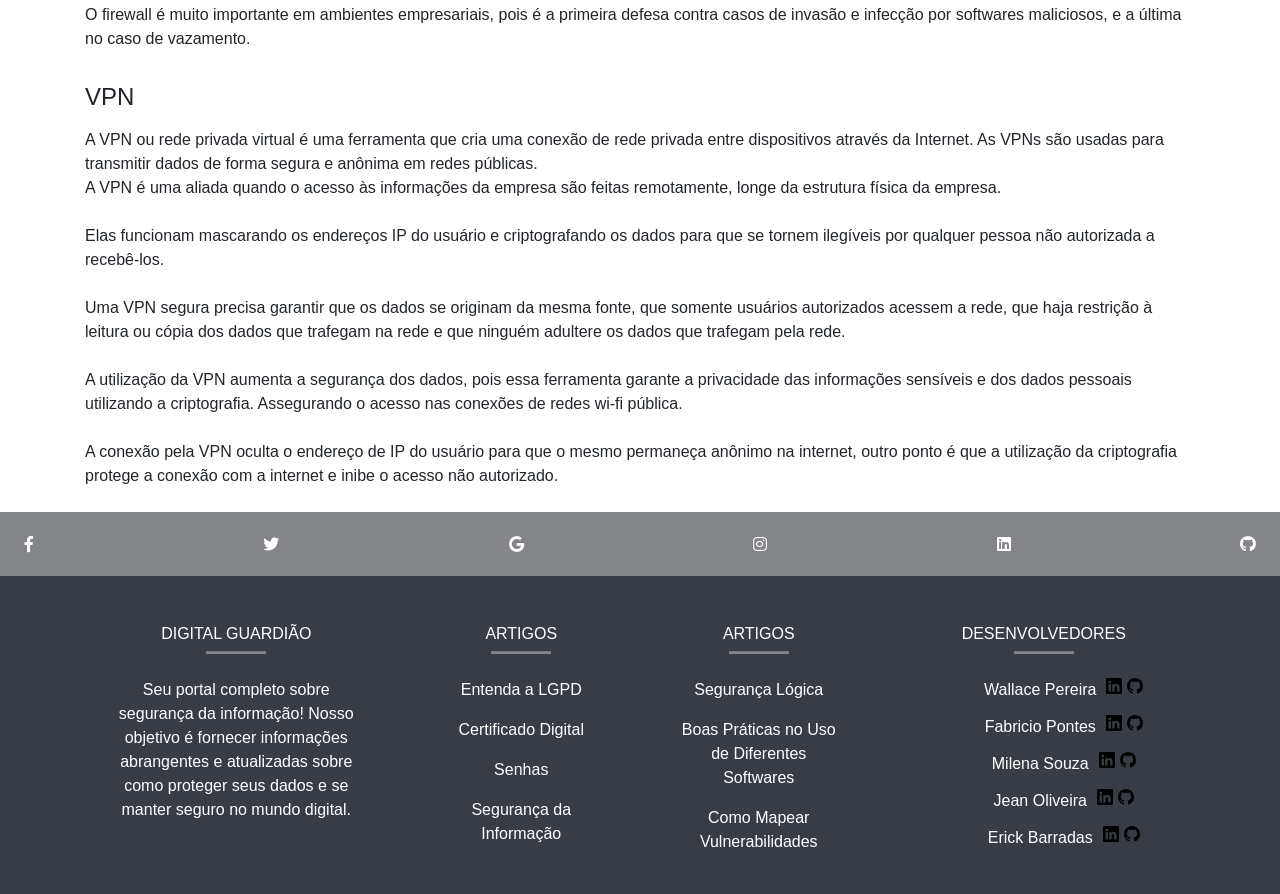
<file: seguranca-logica.html>
<html lang="pt-br">

<head>
  <meta charset="UTF-8">
  <meta name="viewport" content="width=device-width, initial-scale=1.0">
  <title>Digital Guardião</title>
  <link rel="icon" href="./assets/img/shield.svg" type="image/svg+xml">
  <link rel="stylesheet" href="./assets/css/style.css">
  <link rel="stylesheet" href="https://cdnjs.cloudflare.com/ajax/libs/font-awesome/6.0.0-beta3/css/all.min.css"
    integrity="sha384-Y0PW/Y8ruoGXCLlZ6KPufMVwbh3MUheawqVNNqYhUXiEoFa1PkAb5LAtUr8ZZgxh" crossorigin="anonymous">
  <link href="https://stackpath.bootstrapcdn.com/bootstrap/4.5.2/css/bootstrap.min.css" rel="stylesheet">
</head>

<body>
  <nav class="navbar navbar-expand-lg navbar-dark bg-dark">
    <div class="container">
      <a class="navbar-brand" href="./index.html">
        <img src="./assets/img/shield.svg" alt="Escudo" width="30" height="30" class="d-inline-block align-top mr-2"
          style="filter: brightness(0) invert(1);">
        Digital Guardião
      </a>
      <button class="navbar-toggler" type="button" data-toggle="collapse" data-target="#navbarNav"
        aria-controls="navbarNav" aria-expanded="false" aria-label="Toggle navigation">
        <span class="navbar-toggler-icon"></span>
      </button>
      <div class="collapse navbar-collapse" id="navbarNav">
        <ul class="navbar-nav ml-auto">
          <li class="nav-item">
            <a class="nav-link" href="./index.html">Início</a>
          </li>
          <li class="nav-item">
            <a class="nav-link" href="./sobre.html">Sobre</a>
          </li>
          <li class="nav-item">
            <a class="nav-link" href="./creditos.html">Créditos</a>
          </li>
          <li class="nav-item">
            <a class="nav-link" href="#" id="darkModeToggle">Modo Claro</a>
          </li>
        </ul>
      </div>
    </div>
  </nav>
  <div class="d-flex p-2 justify-content-center">
    <main class="container">
      <section class="title ">
        <h1 class="title_Page">Entenda um pouco sobre a Segurança Lógica</h1>
        <h6 style=" color: #4f5257;" class="autores">Por: Adrielle Vieira da Silva, Daniel Otavio Silva Teixeira</h6>
        <hr>
        <img src="assets/img/Seg-logica.jpg" </section>
        <section class=" artigo">
          <h4 class="sub-titulos">Dispositivos de Segurança Lógica</h4>
          <p class="conteudo-artigo">Você se sente seguro ao acessar a Internet? Sabe quais cuidados ter ao navegar por
            sites e compartilhar informações?
            <br><br>
            A utilização da internet tem demandado cuidados extras dos usuários,
            principalmente em relação à
            segurança. Sabia que diariamente circulam milhares de dados pessoais pela web de forma instantânea? E por
            isso, passa a ser fundamental pensar em como manter seu site, seus negócios e suas informações pessoais em
            segurança.
            <br><br>
            O objetivo deste conteúdo é trazer um entendimento sobre os dispositivos de segurança lógica e seu papel
            fundamental na manutenção de um ambiente virtual seguro. Para isso vamos entender alguns conceitos:
          </p>
          <h4 class="sub-titulos">O que é Segurança Lógica?</h4>
          <p class="conteudo-artigo">Segurança Lógica é a forma como um sistema é protegido, seja por softwares ou
            regras de restrições de
            acesso. Essa segurança exerce uma barreira de proteção contra-ataques e também está relacionada à proteção
            contra erros de sistema, e até mesmo aqueles erros ocasionais como remoção e arquivos importantes.</p>
          Mas como que a Segurança Lógica atua no sistema?
          <br><br>
          Através da utilização de recursos tecnológicos, como por exemplo, utilização de firewalls, antivírus, antispam
          entre outros.
          <br><br>
          A exposição na web sem o conhecimento prévio dos dispositivos de segurança que podem garantir
          segurança dos dados, deixam a empresa vulnerável a ameaças. Muitas dessas ameaças estão ligadas aos
          acessos indevidos, erros provocados e a perda de dados decorrente a esses erros, falhas na rede provocadas
          por software estranho, fraudes e sabotagens.
          <br><br>
          Mas a boa notícia é que não faltam ferramentas para ajudar a manter o acesso à web mais seguro possível.
          Para isso, há dispositivos de segurança lógica que dão um direcionamento para um acesso seguro, que são:
          <br><br>
          • Senhas
          <br>
          • Listas de controle de acesso
          <br>
          • Criptografia
          <br>
          • Firewall
          <br>
          • Sistemas de detecção de intrusão
          <br>
          • Redes virtuais privadas
          </p>
          <h4 class="sub-titulos">Senhas</h4>
          <p class="conteudo-artigo">As senhas podem ser consideradas a porta de acesso principal à qualquer informação,
            fazendo uma analogia,
            a senha pode ser comparada à chave de uma casa, onde só pode acessar quem possui a chave da mesma.
            <br><br>
            É muito importante que esse controle funcione, pois, a senha é a primeira barreira que garante a
            confidencialidade dos dados, e para isso, os usuários devem ter pleno conhecimento da importância que ela
            possui na proteção de informações sensíveis da empresa, e devem ser orientados e estimulados a seguir suas
            boas práticas como:
            <br><br>
            • Garantir a confidencialidade das senhas;
            <br>
            • Jamais compartilhar senhas com outros;
            <br>
            • Evitar registrar as senhas em papel ou blocos de notas do computador e deixá-los em local de fácil acesso;
            <br>
            • Escolher sempre senhas de boa qualidade, evitando o uso de senhas muito curtas ou muito longas, em que o
            usuário seja obrigado a escrevê-las em papeis ou em blocos de notas ou computadores para não serem
            esquecidos;
            <br>
            • Evitar repetir as mesmas senhas; sempre alterar as senhas temporárias no primeiro acesso ao sistema;
          </p>
          <h4 class="sub-titulos">Listas de Controle de Acesso</h4>
          <p class="conteudo-artigo">Esse é outro tema importante quando falamos de segurança física e lógica. Você
            confia em todos que
            acessam as dependências de sua empresa?
            <br><br>
            É importante que todo visitante que acesse os ambientes da empresa, tenha sua concessão de acesso
            formalizada e seja acompanhado por um colaborador ao se deslocar pelas dependências da empresa.
            <br><br>
            Quando esse acesso de terceiros é feito via web, com acesso a informações da organização, é extremamente
            importante que o perfil de acesso seja adequado às atividades que serão realizadas pelos mesmos, limitando
            assim o acesso somente à informação que sejam pertinentes ao serviço realizado.
            <br><br>
            Todas as documentações e dados devem ser protegidos de acordo com o nível de segurança exigido por ele,
            e os usuários precisam compreender e respeitar as regras de segurança, garantindo assim, que as
            informações sensíveis não sejam deixadas expostas à visão de qualquer um.
          </p>
          <h4 class="sub-titulos">Criptografia</h4>
          <p class="conteudo-artigo">A criptografia é um conjunto de técnicas pensadas para proteger uma informação que
            é trocada no ambiente
            virtual, para que somente emissor e receptor consigam entender.
            <br>
            Na criptografia as mensagens desconstruídas e se tornam códigos onde somente com as chaves corretas é
            possível decifrar a mensagem.
            <br><br>
            Por que precisamos utilizar criptografia?
            <br><br>
            A grande necessidade de uso da criptografia está na proteção da identidade e dos dados do usuário. Caso
            haja alguma tentativa de invasão, o sistema de criptografia protege todas as informações importantes: tanto
            os dados pessoais dos usuários quanto o conteúdo de arquivos e de mensagens trocadas.
            <br><br>
            Quais são os benefícios de se utilizar a criptografia?
            <br><br>
            1. Proteger as informações das contas de e-mail da empresa
            <br>
            2. Proteger os dados que são armazenados nas nuvens
            <br>
            3. Proteger os arquivos contra acessos indevidos por usuários sem permissão
            <br>
            4. Proteger os dados de navegação dos colaboradores
          </p>
          <h4 class="sub-titulos">Firewal</h4>
          <p class="conteudo-artigo">Qual é a função de um firewall?
            <br><br>
            A função principal de um firewall é criar uma barreira entre a rede interna da empresa e a rede externa,
            permitindo o monitoramento e controle do tráfego específico de dados na entrada e na saída de acordo com
            configurações pré-estabelecidas.
            <br><br>
            O firewall não apenas bloqueia, mas também pode identificar e relatar ameaças, ele é um aliado importante
            para a gestão segura de um ambiente web.
            <br><br>
            O firewall é muito importante em ambientes empresariais, pois é a primeira defesa contra casos de invasão e
            infecção por softwares maliciosos, e a última no caso de vazamento.
          </p>
          <h4 class="sub-titulos">VPN</h4>
          <p class="conteudo-artigo">A VPN ou rede privada virtual é uma ferramenta que cria uma conexão de rede privada
            entre dispositivos
            através da Internet. As VPNs são usadas para transmitir dados de forma segura e anônima em redes
            públicas.<br>
            A VPN é uma aliada quando o acesso às informações da empresa são feitas remotamente, longe da estrutura
            física da empresa.
            <br><br>
            Elas funcionam mascarando os endereços IP do usuário e criptografando os dados para que se tornem
            ilegíveis por qualquer pessoa não autorizada a recebê-los.
            <br><br>
            Uma VPN segura precisa garantir que os dados se originam da mesma fonte, que somente usuários
            autorizados acessem a rede, que haja restrição à leitura ou cópia dos dados que trafegam na rede e que
            ninguém adultere os dados que trafegam pela rede.
            <br><br>
            A utilização da VPN aumenta a segurança dos dados, pois essa ferramenta garante a privacidade das
            informações sensíveis e dos dados pessoais utilizando a criptografia. Assegurando o acesso nas conexões de
            redes wi-fi pública.
            <br><br>
            A conexão pela VPN oculta o endereço de IP do usuário para que o mesmo permaneça anônimo na internet,
            outro ponto é que a utilização da criptografia protege a conexão com a internet e inibe o acesso não
            autorizado.
          </p>
        </section>
    </main>
  </div>

  <!-- Footer -->
  <footer class="text-center text-lg-start text-white" style="background-color: #383c44">
    <!-- Section: Social media -->
    <section class="d-flex justify-content-between p-4" style="background-color: #aaaa">
      <!-- Left -->
      <a href="" class="text-white me-4">
        <i class="fab fa-facebook-f"></i>
      </a>
      <a href="" class="text-white me-4">
        <i class="fab fa-twitter"></i>
      </a>
      <a href="" class="text-white me-4">
        <i class="fab fa-google"></i>
      </a>
      <a href="" class="text-white me-4">
        <i class="fab fa-instagram"></i>
      </a>
      <a href="" class="text-white me-4">
        <i class="fab fa-linkedin"></i>
      </a>
      <a href="" class="text-white me-4">
        <i class="fab fa-github"></i>
      </a>
      </div>
      <!-- Right -->
    </section>
    <!-- Section: Social media -->

    <!-- Section: Links  -->
    <section class="">
      <div class="container text-center text-md-start mt-5">
        <!-- Grid row -->
        <div class="row mt-3">
          <!-- Grid column -->
          <div class="col-md-3 col-lg-4 col-xl-3 mx-auto mb-4">
            <!-- Content -->
            <h6 class="text-uppercase fw-bold">Digital Guardião</h6>
            <hr class="mb-4 mt-0 d-inline-block mx-auto" style="width: 60px; background-color:  #aaaa; height: 2px" />
            <p>
              Seu portal completo sobre segurança da informação! Nosso objetivo é fornecer informações abrangentes e
              atualizadas sobre como proteger seus dados e se manter seguro no mundo digital.
            </p>
          </div>
          <!-- Grid column -->

          <!-- Grid column -->
          <div class="col-md-2 col-lg-2 col-xl-2 mx-auto mb-4">
            <!-- Links -->
            <h6 class="text-uppercase fw-bold">Artigos</h6>
            <hr class="mb-4 mt-0 d-inline-block mx-auto" style="width: 60px; background-color:  #aaaa; height: 2px" />
            <p>
              <a href="./boas-praticas.html" class="text-white">Entenda a LGPD</a>
            </p>
            <p>
              <a href="./certificado-digital.html" class="text-white">Certificado Digital</a>
            </p>
            <p>
              <a href="./senhas-permissoes-acesso.html" class="text-white">Senhas</a>
            </p>
            <p>
              <a href="./seguranca-informacao.html" class="text-white">Segurança da Informação</a>
            </p>
          </div>
          <!-- Grid column -->

          <!-- Grid column -->
          <div class="col-md-3 col-lg-2 col-xl-2 mx-auto mb-4">
            <!-- Links -->
            <h6 class="text-uppercase fw-bold">Artigos</h6>
            <hr class="mb-4 mt-0 d-inline-block mx-auto" style="width: 60px; background-color: #aaaa; height: 2px" />
            <p>
              <a href="./seguranca-logica.html" class="text-white">Segurança Lógica</a>
            </p>
            <p>
              <a href="./boas-praticas.html" class="text-white">Boas Práticas no Uso de Diferentes Softwares</a>
            </p>
            <p>
              <a href="./mapeamento-vulnerabilidades.html" class="text-white">Como Mapear Vulnerabilidades</a>
            </p>
          </div>
          <div class="col-md-4 col-lg-3 col-xl-3 mx-auto mb-md-0 mb-4">
            <h6 class="text-uppercase fw-bold">Desenvolvedores</h6>
            <hr class="mb-4 mt-0 d-inline-block mx-auto" style="width: 60px; background-color: #aaaa; height: 2px" />
            <ul>
              <li class="devsName">Wallace Pereira
                <div class="icon-link">
                  <a href="https://www.linkedin.com/in/wallacepereira-in/" target="_blank">
                    <img src="assets/img/linkedin.svg">
                  </a>
                  <a href="https://github.com/Wallace-Pereira1" target="_blank">
                    <img src="assets/img/github.svg">
                  </a>
                </div>
              </li>
              <li class="devsName">Fabricio Pontes
                <div class="icon-link">
                  <a href="https://www.linkedin.com/in/fabricio-pontes-tech" target="_blank" />
                  <img src="assets/img/linkedin.svg">
                  </a>
                  <a href="https://github.com/Fabponts" target="_blank">
                    <img src="assets/img/github.svg">
                  </a>
                </div>
              </li>
              <li class="devsName">Milena Souza
                <div class="icon-link">
                  <a href="https://www.linkedin.com/in/milena-souza-3ba25a106" target="_blank">
                    <img src="assets/img/linkedin.svg">
                  </a>
                  <a href="https://github.com/SouzaaMilena" target="_blank">
                    <img src="assets/img/github.svg" ;">
                  </a>
                </div>
              </li>
              <li class="devsName">Jean Oliveira
                <div class="icon-link">
                  <a href="https://www.linkedin.com/in/jeanvictorolivei/" target="_blank">
                    <img src="assets/img/linkedin.svg">
                  </a>
                  <a href="https://github.com/JeanVictr" target="_blank">
                    <img src="assets/img/github.svg">
                  </a>
                </div>
              </li>
              <li class="devsName">Erick Barradas
                <div class="icon-link">
                  <a href="https://www.linkedin.com/in/erick-barradas/" target="_blank">
                    <img src="assets/img/linkedin.svg">
                  </a>
                  <a href="" target="_blank">
                    <img src="assets/img/github.svg">
                  </a>
                </div>
              </li>
            </ul>
          </div>
        </div>
      </div>
    </section>
  </footer>

  <script src=" ./assets/js/script.js">
  </script>
  <script src="https://code.jquery.com/jquery-3.5.1.slim.min.js"></script>
  <script src="https://cdn.jsdelivr.net/npm/@popperjs/core@2.5.4/dist/umd/popper.min.js"></script>
  <script src="https://stackpath.bootstrapcdn.com/bootstrap/4.5.2/js/bootstrap.min.js"></script>
</body>
</file>
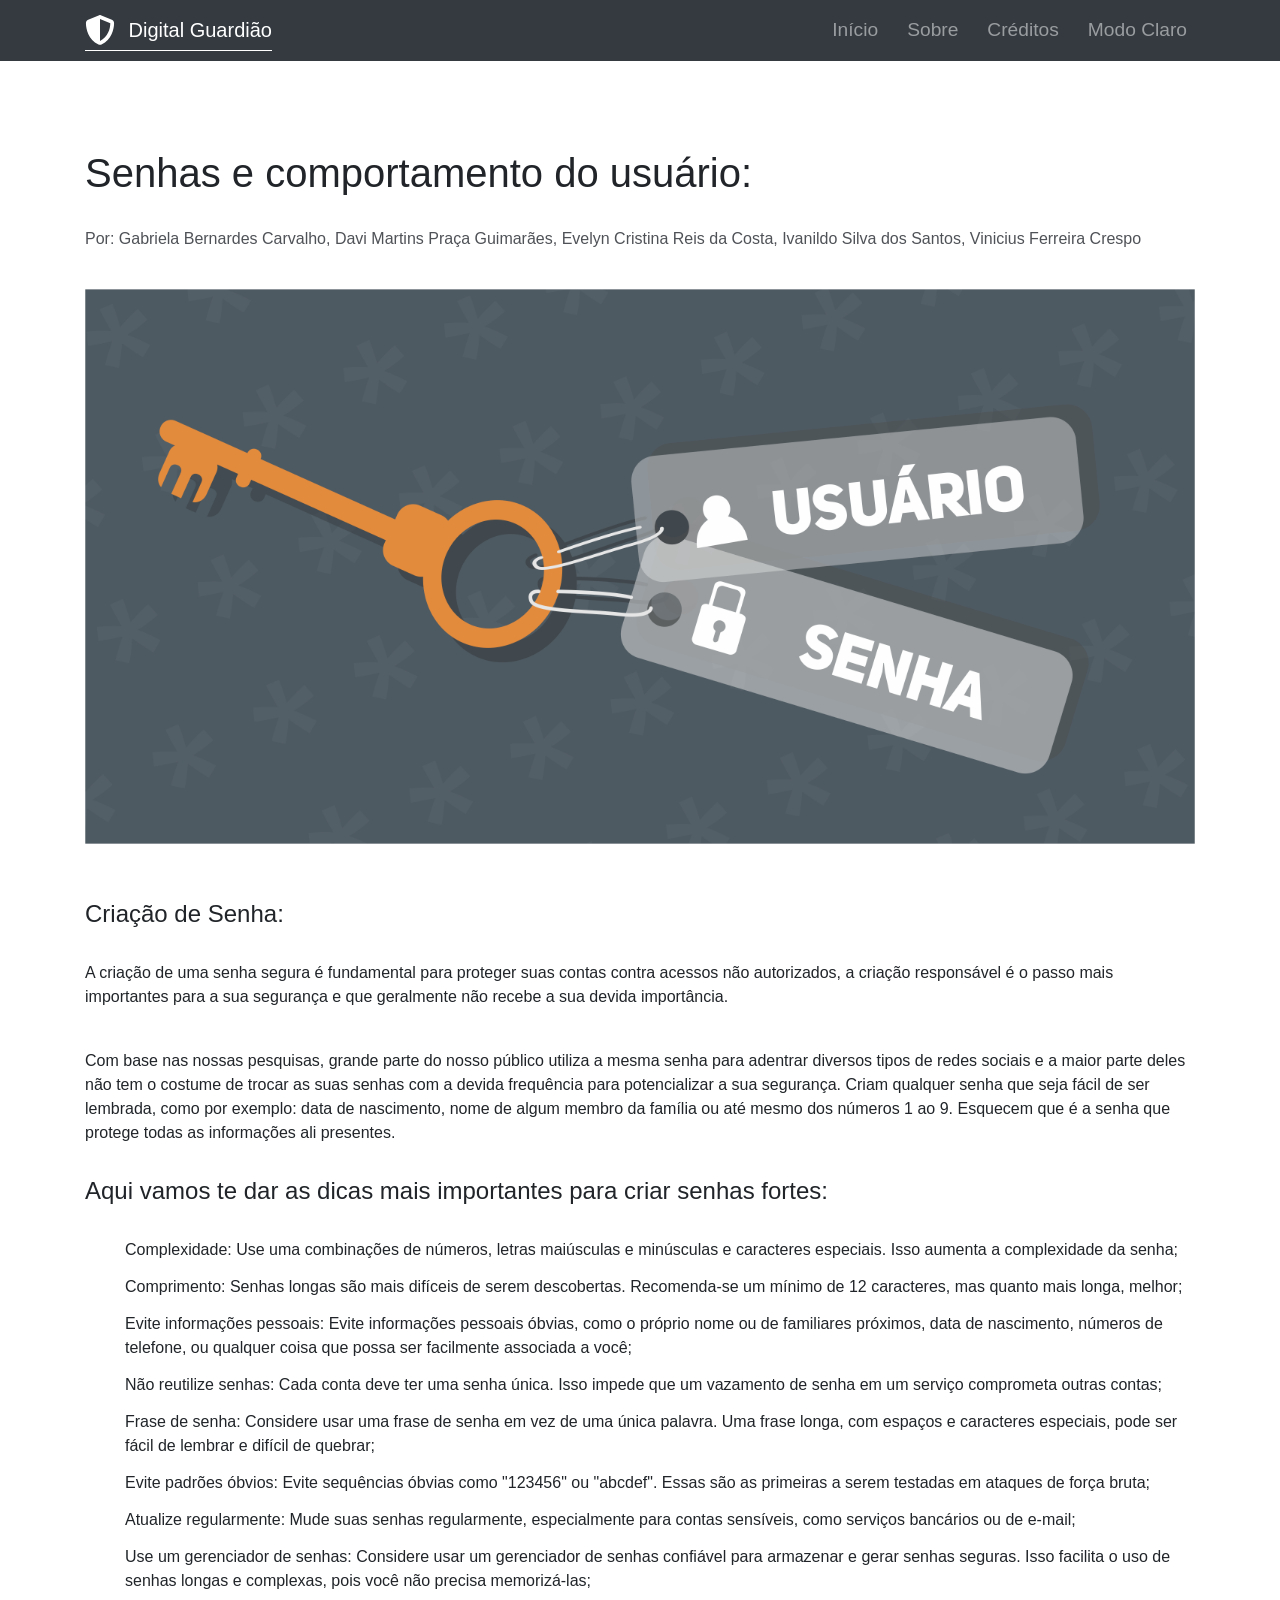
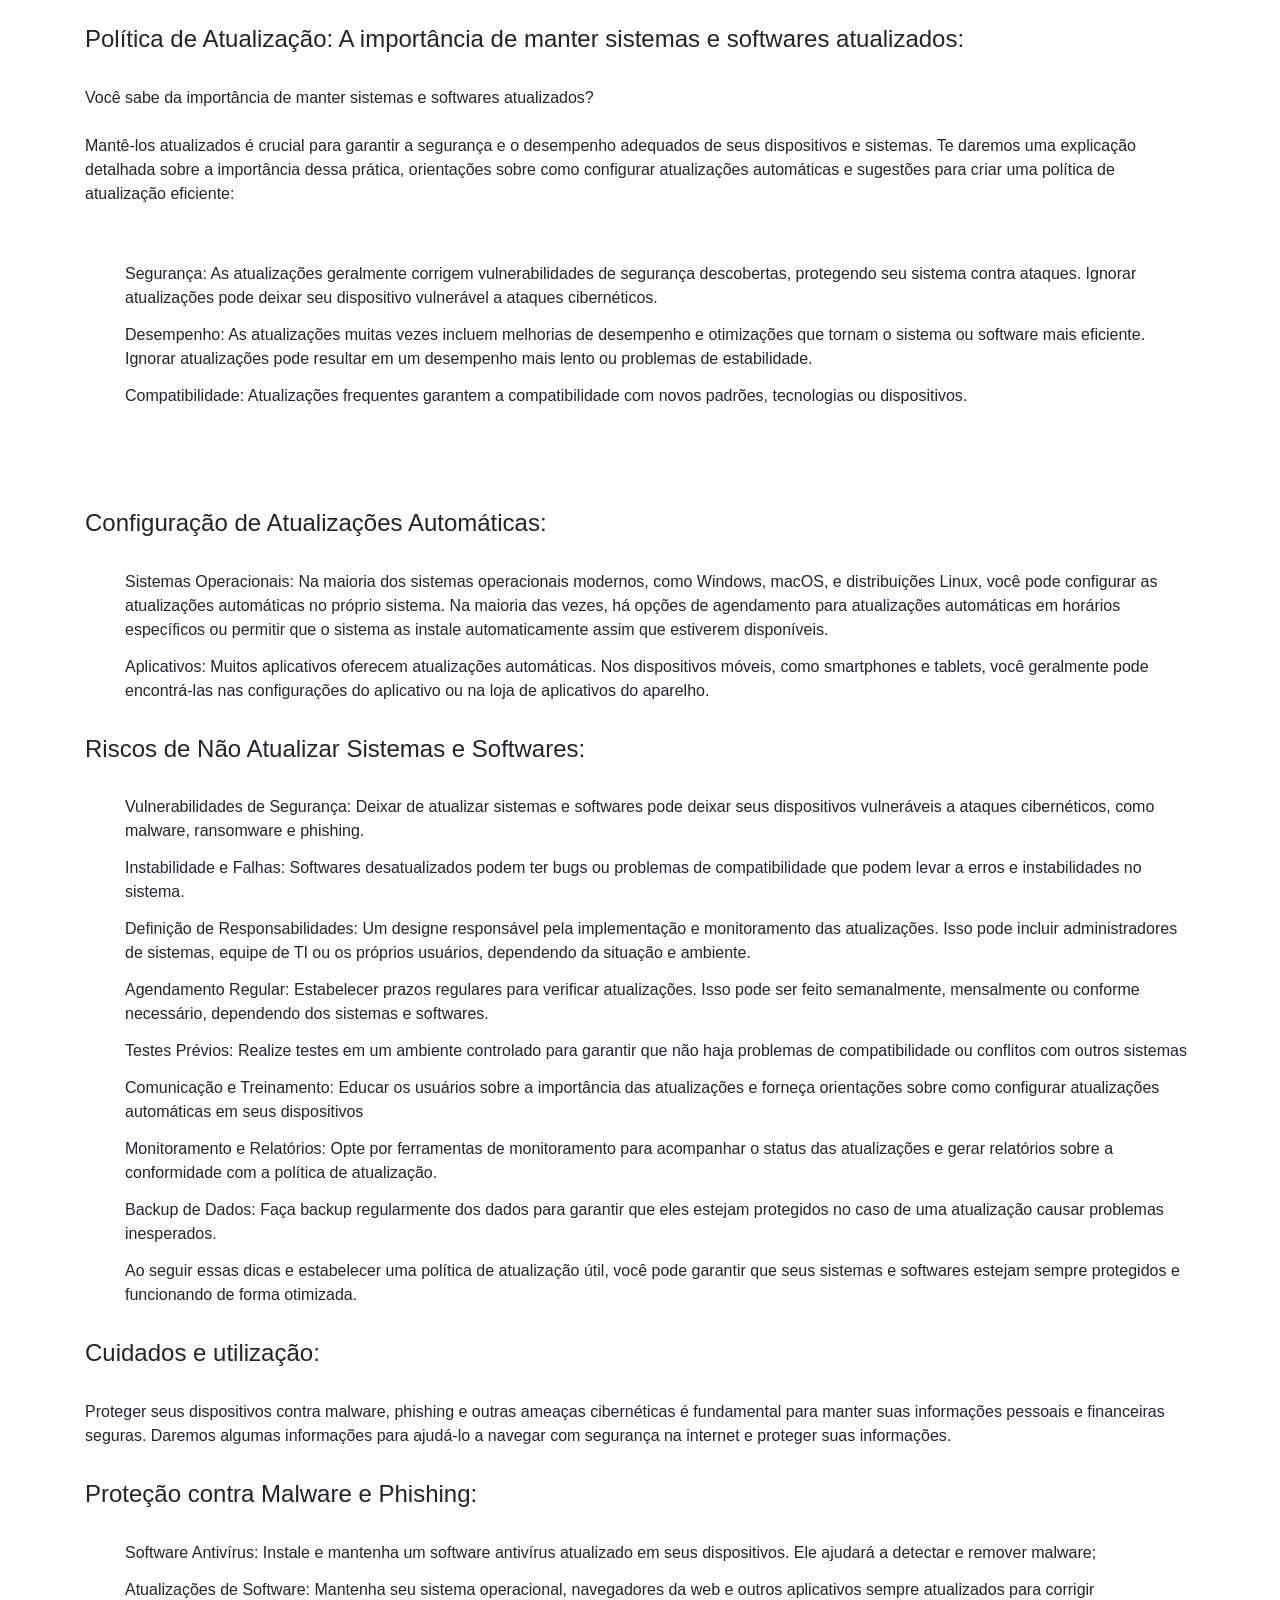
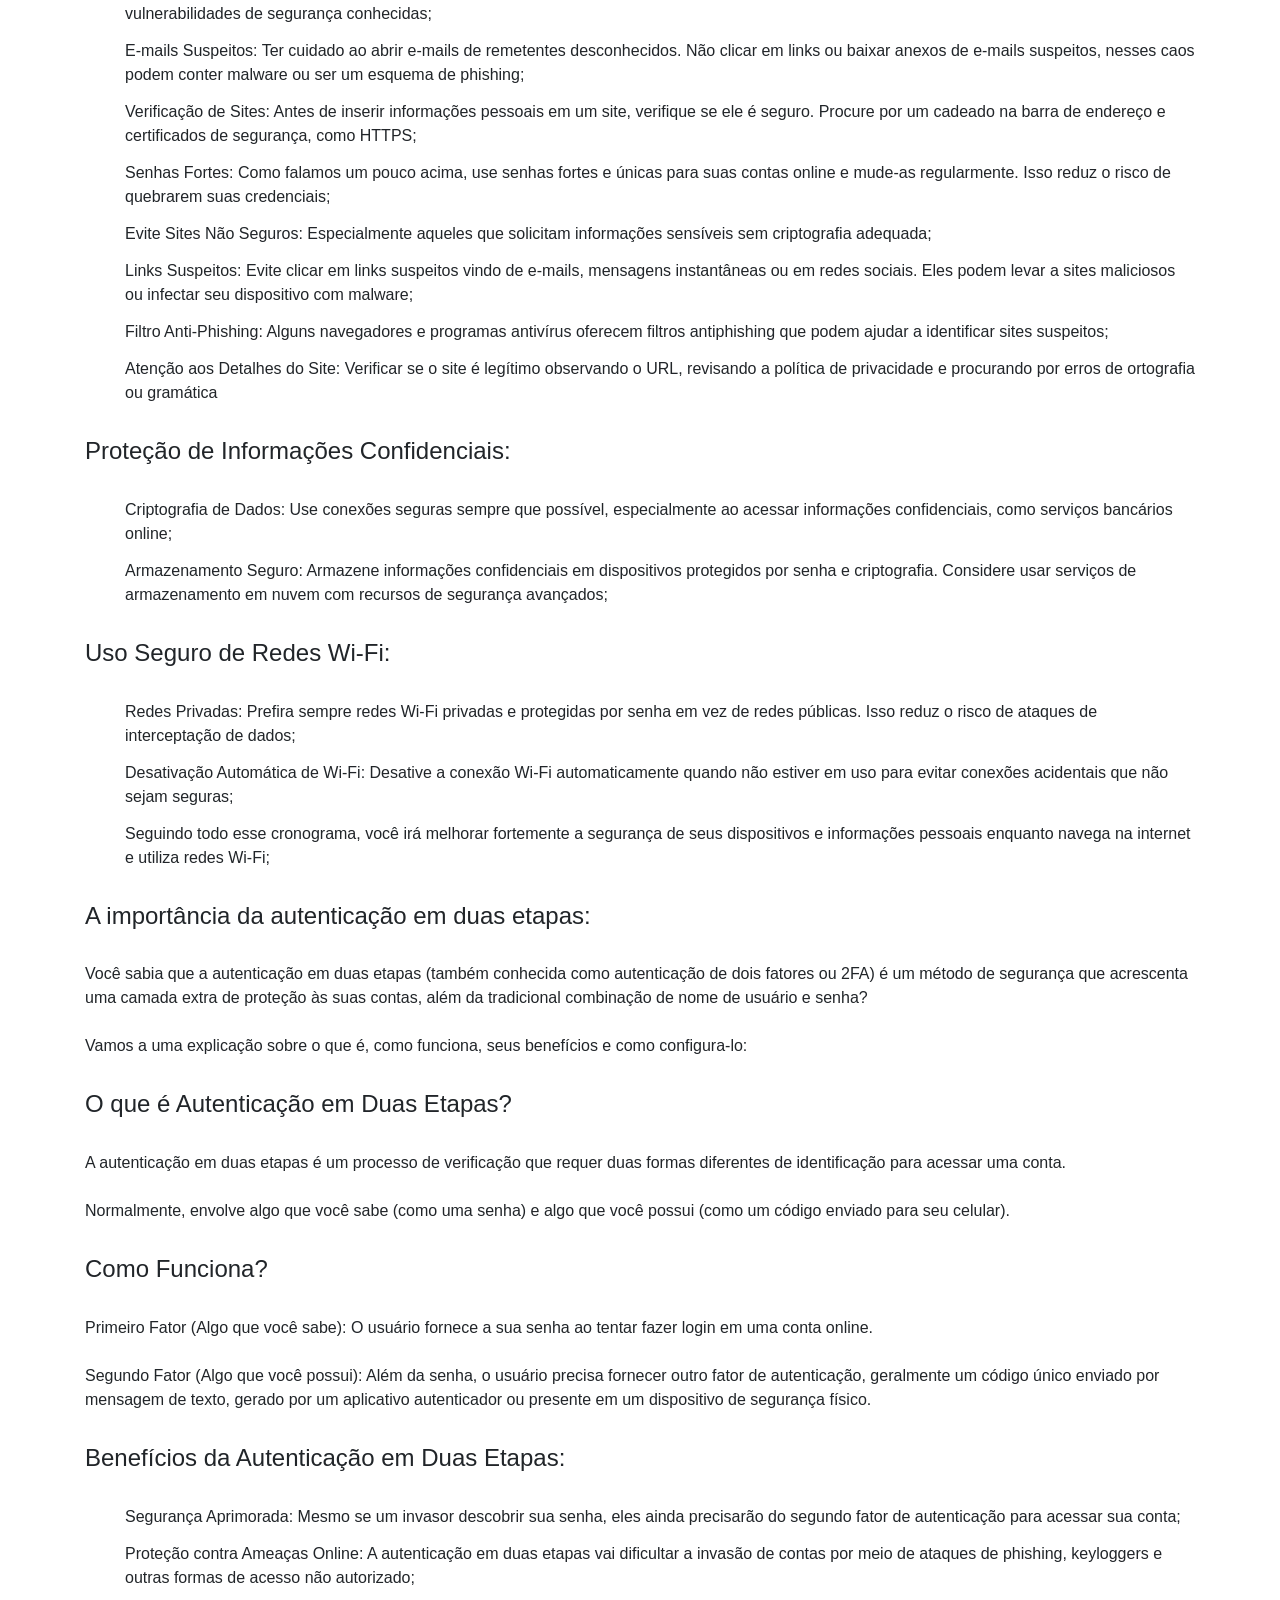
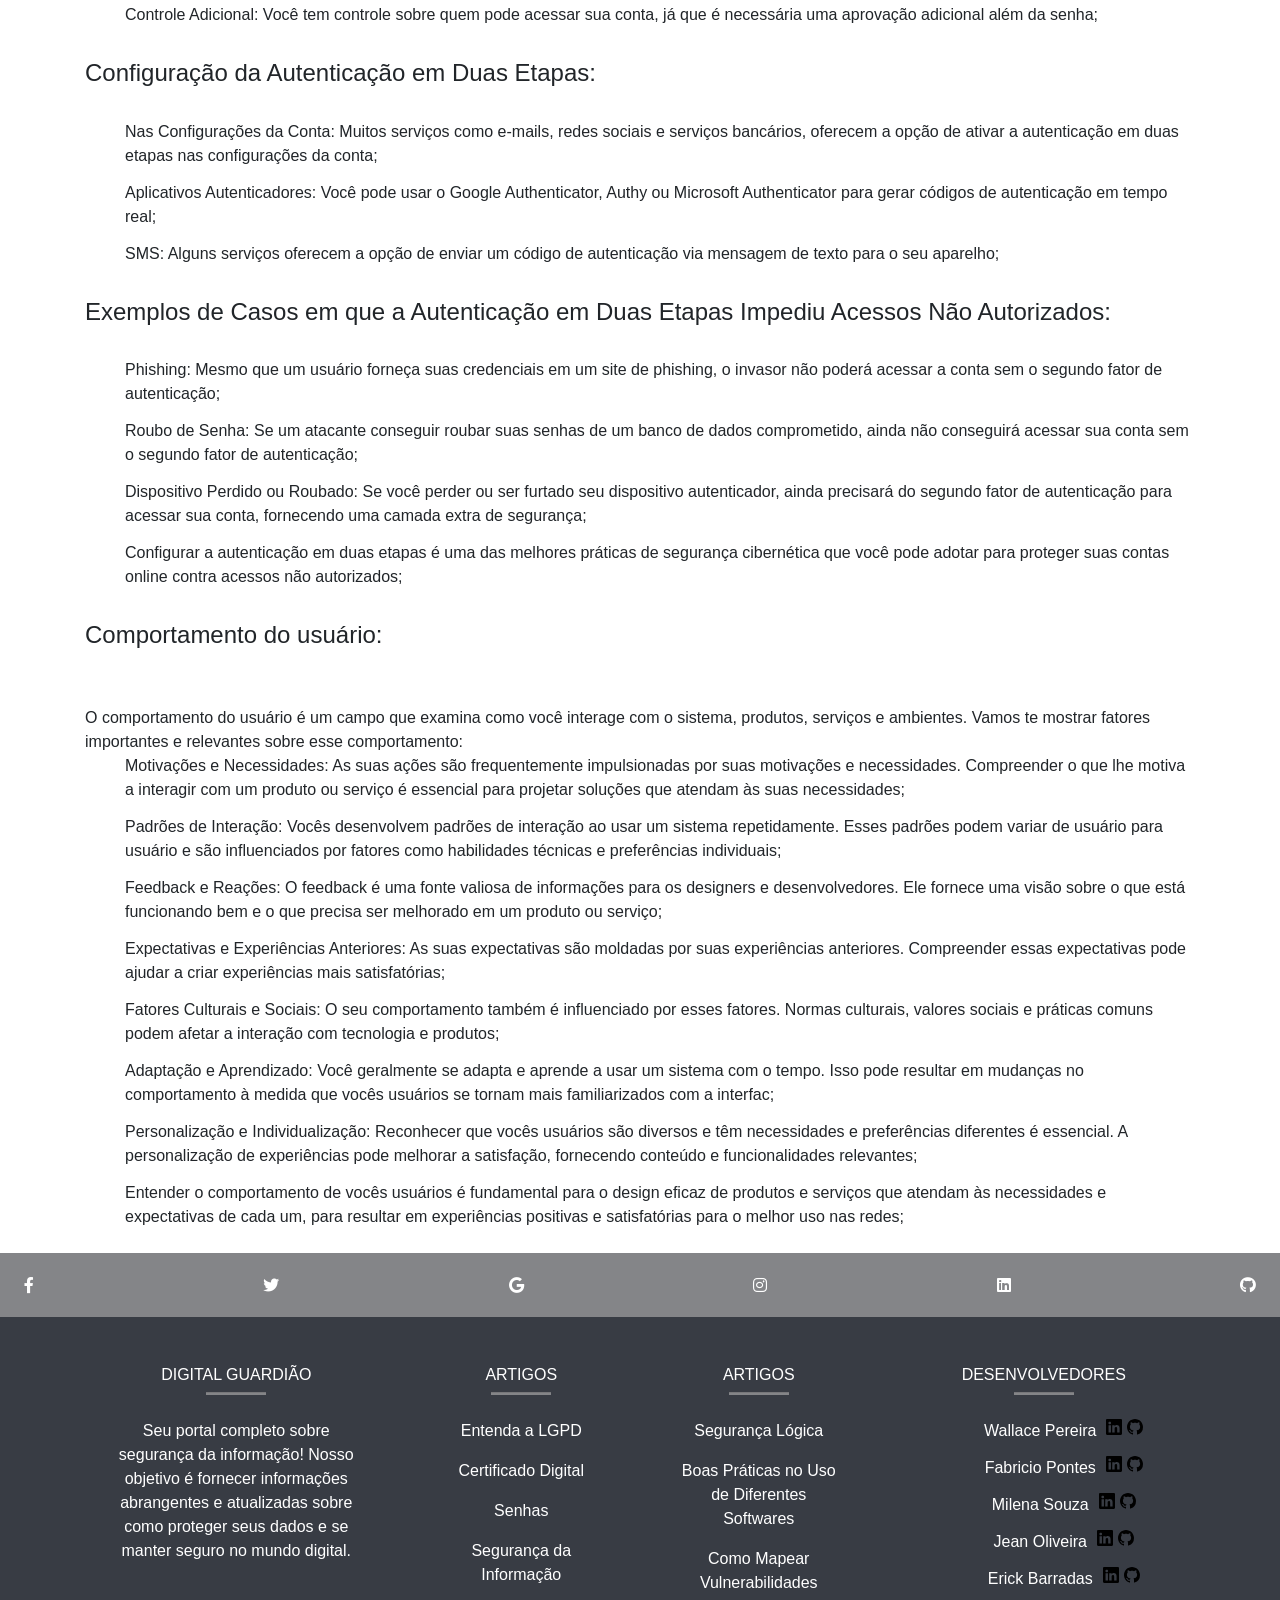
<file: senhas-permissoes-acesso.html>
<html lang="pt-br">

<head>
  <meta charset="UTF-8">
  <meta name="viewport" content="width=device-width, initial-scale=1.0">
  <title>Digital Guardião</title>
  <link rel="icon" href="./assets/img/shield.svg" type="image/svg+xml">
  <link rel="stylesheet" href="./assets/css/style.css">
  <link rel="stylesheet" href="https://cdnjs.cloudflare.com/ajax/libs/font-awesome/6.0.0-beta3/css/all.min.css"
    integrity="sha384-Y0PW/Y8ruoGXCLlZ6KPufMVwbh3MUheawqVNNqYhUXiEoFa1PkAb5LAtUr8ZZgxh" crossorigin="anonymous">
  <link href="https://stackpath.bootstrapcdn.com/bootstrap/4.5.2/css/bootstrap.min.css" rel="stylesheet">
</head>

<body>
  <nav class="navbar navbar-expand-lg navbar-dark bg-dark">
    <div class="container">
      <a class="navbar-brand" href="./index.html">
        <img src="./assets/img/shield.svg" alt="Escudo" width="30" height="30" class="d-inline-block align-top mr-2"
          style="filter: brightness(0) invert(1);">
        Digital Guardião
      </a>
      <button class="navbar-toggler" type="button" data-toggle="collapse" data-target="#navbarNav"
        aria-controls="navbarNav" aria-expanded="false" aria-label="Toggle navigation">
        <span class="navbar-toggler-icon"></span>
      </button>
      <div class="collapse navbar-collapse" id="navbarNav">
        <ul class="navbar-nav ml-auto">
          <li class="nav-item">
            <a class="nav-link" href="./index.html">Início</a>
          </li>
          <li class="nav-item">
            <a class="nav-link" href="./sobre.html">Sobre</a>
          </li>
          <li class="nav-item">
            <a class="nav-link" href="./creditos.html">Créditos</a>
          </li>
          <li class="nav-item">
            <a class="nav-link" href="#" id="darkModeToggle">Modo Claro</a>
          </li>
        </ul>
      </div>
    </div>
  </nav>

  <div class="d-flex p-2 justify-content-center">
    <main class="container">
      <section class="title ">
        <h1 class="title_Page"> Senhas e comportamento do usuário:</h1>
        <h6 style=" color: #4f5257;" class="autores">Por: Gabriela Bernardes Carvalho, Davi Martins Praça Guimarães,
          Evelyn Cristina Reis da Costa, Ivanildo Silva dos Santos, Vinicius Ferreira Crespo</h6>
        <hr>
        <img src="assets/img/senha.png" alt="Senhas Permissões">
      </section>
      <section class=" artigo">
        <br>
        <p class="conteudo-artigo">
        <h4 class="sub-titulos">Criação de Senha:</h4>
        <br>

        A criação de uma senha segura é fundamental para proteger suas contas contra
        acessos não autorizados, a criação responsável é o passo mais importantes para a sua
        segurança e que geralmente não recebe a sua devida importância.

        </p>
        <br>

        <p>
          Com base nas nossas pesquisas, grande parte do nosso público utiliza a mesma senha
          para adentrar diversos tipos de redes sociais e a maior parte deles não tem o costume
          de trocar as suas senhas com a devida frequência para potencializar a sua segurança.
          Criam qualquer senha que seja fácil de ser lembrada, como por exemplo: data de
          nascimento, nome de algum membro da família ou até mesmo dos números 1 ao 9.
          Esquecem que é a senha que protege todas as informações ali presentes.
        </p>

        <p>
        <h4 class="sub-titulos">Aqui vamos te dar as dicas mais importantes para criar senhas fortes:</h4>
        <br>
        <ul class="lista">
          <li>Complexidade: Use uma combinações de números, letras maiúsculas e minúsculas e
            caracteres especiais. Isso aumenta a complexidade da senha;</li>

          <li>Comprimento: Senhas longas são mais difíceis de serem descobertas. Recomenda-se
            um mínimo de 12 caracteres, mas quanto mais longa, melhor;</li>

          <li>Evite informações pessoais: Evite informações pessoais óbvias, como o próprio nome
            ou de familiares próximos, data de nascimento, números de telefone, ou qualquer
            coisa que possa ser facilmente associada a você;</li>

          <li>Não reutilize senhas: Cada conta deve ter uma senha única. Isso impede que um
            vazamento de senha em um serviço comprometa outras contas;</li>

          <li>Frase de senha: Considere usar uma frase de senha em vez de uma única palavra. Uma
            frase longa, com espaços e caracteres especiais, pode ser fácil de lembrar e difícil de quebrar;</li>

          <li>Evite padrões óbvios: Evite sequências óbvias como "123456" ou "abcdef". Essas são
            as primeiras a serem testadas em ataques de força bruta;</li>

          <li>Atualize regularmente: Mude suas senhas regularmente, especialmente para contas
            sensíveis, como serviços bancários ou de e-mail;</li>

          <li>Use um gerenciador de senhas: Considere usar um gerenciador de senhas confiável
            para armazenar e gerar senhas seguras. Isso facilita o uso de senhas longas e
            complexas, pois você não precisa memorizá-las;</li>
        </ul>
        </p>

        <p>
        <h4 class="sub-titulos">Política de Atualização: A importância de manter sistemas
          e softwares atualizados:</h4>
        <br>
        Você sabe da importância de manter sistemas e softwares
        atualizados?
        <br>
        <br>
        <p>
          Mantê-los atualizados é crucial para garantir a segurança e o desempenho adequados
          de seus dispositivos e sistemas. Te daremos uma explicação detalhada sobre a
          importância dessa prática, orientações sobre como configurar atualizações
          automáticas e sugestões para criar uma política de atualização eficiente:
        </p>
        <br>

        <p>
        <ul class="lista">
          <li>Segurança: As atualizações geralmente corrigem vulnerabilidades de segurança
            descobertas, protegendo seu sistema contra ataques. Ignorar atualizações pode deixar
            seu dispositivo vulnerável a ataques cibernéticos.</li>

          <li>Desempenho: As atualizações muitas vezes incluem melhorias de desempenho e
            otimizações que tornam o sistema ou software mais eficiente. Ignorar atualizações
            pode resultar em um desempenho mais lento ou problemas de estabilidade.</li>

          <li>Compatibilidade: Atualizações frequentes garantem a compatibilidade com novos
            padrões, tecnologias ou dispositivos.</li>
          </p>
        </ul>
        <br>

        <p>
        <h4 class="sub-titulos">Configuração de Atualizações Automáticas:</h4>
        <br>

        <ul class="lista">
          <li>
            Sistemas Operacionais: Na maioria dos sistemas operacionais modernos, como
            Windows, macOS, e distribuições Linux, você pode configurar as atualizações
            automáticas no próprio sistema. Na maioria das vezes, há opções de agendamento
            para atualizações automáticas em horários específicos ou permitir que o sistema as
            instale automaticamente assim que estiverem disponíveis.
          </li>

          <li>
            Aplicativos: Muitos aplicativos oferecem atualizações automáticas. Nos dispositivos
            móveis, como smartphones e tablets, você geralmente pode encontrá-las nas
            configurações do aplicativo ou na loja de aplicativos do aparelho.
          </li>
        </ul>
        </p>

        <p>
        <h4 class="sub-titulos">Riscos de Não Atualizar Sistemas e Softwares:</h4>
        <br>

        <ul class="lista">
          <li>Vulnerabilidades de Segurança: Deixar de atualizar sistemas e softwares pode deixar seus dispositivos
            vulneráveis a ataques cibernéticos, como malware, ransomware e
            phishing.</li>

          <li>Instabilidade e Falhas: Softwares desatualizados podem ter bugs ou problemas de
            compatibilidade que podem levar a erros e instabilidades no sistema.</li>

          <li>Definição de Responsabilidades: Um designe responsável pela implementação e
            monitoramento das atualizações. Isso pode incluir administradores de sistemas,
            equipe de TI ou os próprios usuários, dependendo da situação e ambiente.</li>

          <li>Agendamento Regular: Estabelecer prazos regulares para verificar atualizações. Isso pode ser feito
            semanalmente, mensalmente ou conforme necessário, dependendo dos
            sistemas e softwares.</li>

          <li>Testes Prévios: Realize testes em um ambiente controlado para garantir que não haja problemas de
            compatibilidade ou conflitos com outros sistemas</li>

          <li>Comunicação e Treinamento: Educar os usuários sobre a importância das atualizações
            e forneça orientações sobre como configurar atualizações automáticas em seus
            dispositivos</li>


          <li>Monitoramento e Relatórios: Opte por ferramentas de monitoramento para
            acompanhar o status das atualizações e gerar relatórios sobre a conformidade com a
            política de atualização.</li>

          <li>Backup de Dados: Faça backup regularmente dos dados para garantir que eles estejam
            protegidos no caso de uma atualização causar problemas inesperados.
          </li>

          <li>Ao seguir essas dicas e estabelecer uma política de atualização útil, você pode garantir que seus sistemas
            e softwares estejam sempre protegidos e funcionando de forma
            otimizada.</li>
        </ul>
        </p>

        <p>
        <h4 class="sub-titulos">Cuidados e utilização:</h4>
        <br>
        Proteger seus dispositivos contra malware, phishing e outras ameaças cibernéticas é
        fundamental para manter suas informações pessoais e financeiras seguras. Daremos
        algumas informações para ajudá-lo a navegar com segurança na internet e proteger
        suas informações.
        <br>
        </p>

        <p>
        <h4 class="sub-titulos">Proteção contra Malware e Phishing:</h4>
        <br>

        <ul class="lista">

          <li>Software Antivírus: Instale e mantenha um software antivírus atualizado em seus
            dispositivos. Ele ajudará a detectar e remover malware;</li>

          <li>Atualizações de Software: Mantenha seu sistema operacional, navegadores da web e
            outros aplicativos sempre atualizados para corrigir vulnerabilidades de segurança
            conhecidas;</li>

          <li>E-mails Suspeitos: Ter cuidado ao abrir e-mails de remetentes desconhecidos. Não
            clicar em links ou baixar anexos de e-mails suspeitos, nesses caos podem conter
            malware ou ser um esquema de phishing;</li>

          <li>Verificação de Sites: Antes de inserir informações pessoais em um site, verifique se ele é seguro. Procure
            por um cadeado na barra de endereço e certificados de segurança,
            como HTTPS;</li>

          <li>Senhas Fortes: Como falamos um pouco acima, use senhas fortes e únicas para suas
            contas online e mude-as regularmente. Isso reduz o risco de quebrarem suas
            credenciais;</li>

          <li>Evite Sites Não Seguros: Especialmente aqueles que solicitam informações sensíveis
            sem criptografia adequada;</li>

          <li>Links Suspeitos: Evite clicar em links suspeitos vindo de e-mails, mensagens
            instantâneas ou em redes sociais. Eles podem levar a sites maliciosos ou infectar seu
            dispositivo com malware;</li>

          <li>Filtro Anti-Phishing: Alguns navegadores e programas antivírus oferecem filtros antiphishing que podem
            ajudar a identificar sites suspeitos;</li>

          <li>Atenção aos Detalhes do Site: Verificar se o site é legítimo observando o URL,
            revisando a política de privacidade e procurando por erros de ortografia ou gramática</li>
        </ul>
        </p>

        <p>
        <h4 class="sub-titulos">Proteção de Informações Confidenciais:</h4>
        <br>

        <ul class="lista">

          <li>Criptografia de Dados: Use conexões seguras sempre que possível, especialmente ao
            acessar informações confidenciais, como serviços bancários online;</li>

          <li>Armazenamento Seguro: Armazene informações confidenciais em dispositivos
            protegidos por senha e criptografia. Considere usar serviços de armazenamento em
            nuvem com recursos de segurança avançados;</li>
        </ul>
        </p>

        <p>
        <h4 class="sub-titulos">Uso Seguro de Redes Wi-Fi:</h4>
        <br>

        <ul class="lista">

          <li>Redes Privadas: Prefira sempre redes Wi-Fi privadas e protegidas por senha em vez de
            redes públicas. Isso reduz o risco de ataques de interceptação de dados;</li>

          <li>Desativação Automática de Wi-Fi: Desative a conexão Wi-Fi automaticamente quando
            não estiver em uso para evitar conexões acidentais que não sejam seguras;</li>

          <li>Seguindo todo esse cronograma, você irá melhorar fortemente a segurança de seus
            dispositivos e informações pessoais enquanto navega na internet e utiliza redes Wi-Fi;</li>
        </ul>
        </p>

        <p>
        <h4 class="sub-titulos">A importância da autenticação em duas etapas:</h4>
        <br>
        Você sabia que a autenticação em duas etapas (também conhecida como
        autenticação de dois fatores ou 2FA) é um método de segurança que acrescenta uma
        camada extra de proteção às suas contas, além da tradicional combinação de nome
        de usuário e senha?
        <br>
        <br>
        Vamos a uma explicação sobre o que é, como funciona, seus benefícios e como configura-lo:
        </p>

        <p>
        <h4 class="sub-titulos">O que é Autenticação em Duas Etapas?</h4>
        <br>
        A autenticação em duas etapas é um processo de verificação que requer duas formas
        diferentes de identificação para acessar uma conta.
        <br>
        <br>
        Normalmente, envolve algo que
        você sabe (como uma senha) e algo que você possui (como um código enviado para
        seu celular).
        </p>

        <p>
        <h4 class="sub-titulos">Como Funciona?</h4>
        <br>
        Primeiro Fator (Algo que você sabe): O usuário fornece a sua senha ao tentar fazer login
        em uma conta online.
        <br>
        <br>
        Segundo Fator (Algo que você possui): Além da senha, o usuário precisa fornecer outro
        fator de autenticação, geralmente um código único enviado por mensagem de texto,
        gerado por um aplicativo autenticador ou presente em um dispositivo de segurança
        físico.
        </p>

        <p>
        <h4 class="sub-titulos">Benefícios da Autenticação em Duas Etapas:</h4>
        <br>
        <ul class="lista">
          <li>Segurança Aprimorada: Mesmo se um invasor descobrir sua senha, eles ainda
            precisarão do segundo fator de autenticação para acessar sua conta;</li>

          <li>Proteção contra Ameaças Online: A autenticação em duas etapas vai dificultar a
            invasão de contas por meio de ataques de phishing, keyloggers e outras formas de
            acesso não autorizado;</li>

          <li>Controle Adicional: Você tem controle sobre quem pode acessar sua conta, já que é
            necessária uma aprovação adicional além da senha;</li>
        </ul>
        </p>

        <p>
        <h4 class="sub-titulos">Configuração da Autenticação em Duas Etapas:</h4>
        <br>
        <ul class="lista">
          <li>Nas Configurações da Conta: Muitos serviços como e-mails, redes sociais e serviços
            bancários, oferecem a opção de ativar a autenticação em duas etapas nas
            configurações da conta;</li>

          <li>Aplicativos Autenticadores: Você pode usar o Google Authenticator, Authy ou Microsoft
            Authenticator para gerar códigos de autenticação em tempo real;</li>

          <li>SMS: Alguns serviços oferecem a opção de enviar um código de autenticação via
            mensagem de texto para o seu aparelho;</li>

        </ul>
        </p>
        <p>
        <h4 class="sub-titulos">Exemplos de Casos em que a Autenticação em Duas Etapas Impediu Acessos Não Autorizados:
        </h4>
        <br>
        <ul class="lista">
          <li>Phishing: Mesmo que um usuário forneça suas credenciais em um site de phishing, o
            invasor não poderá acessar a conta sem o segundo fator de autenticação;</li>

          <li>Roubo de Senha: Se um atacante conseguir roubar suas senhas de um banco de dados
            comprometido, ainda não conseguirá acessar sua conta sem o segundo fator de
            autenticação;</li>

          <li>Dispositivo Perdido ou Roubado: Se você perder ou ser furtado seu dispositivo
            autenticador, ainda precisará do segundo fator de autenticação para acessar sua
            conta, fornecendo uma camada extra de segurança;</li>

          <li>Configurar a autenticação em duas etapas é uma das melhores práticas de segurança
            cibernética que você pode adotar para proteger suas contas online contra acessos não
            autorizados;</li>
        </ul>
        </p>

        <p>
        <h4 class="sub-titulos">Comportamento do usuário:</h4>
        <br>
        <br>
        O comportamento do usuário é um campo que examina como você interage com o
        sistema, produtos, serviços e ambientes. Vamos te mostrar fatores importantes e
        relevantes sobre esse comportamento:
        <ul class="lista">
          <li>Motivações e Necessidades: As suas ações são frequentemente impulsionadas por
            suas motivações e necessidades. Compreender o que lhe motiva a interagir com um
            produto ou serviço é essencial para projetar soluções que atendam às suas
            necessidades;</li>

          <li>Padrões de Interação: Vocês desenvolvem padrões de interação ao usar um sistema
            repetidamente. Esses padrões podem variar de usuário para usuário e são
            influenciados por fatores como habilidades técnicas e preferências individuais;</li>

          <li>Feedback e Reações: O feedback é uma fonte valiosa de informações para os
            designers e desenvolvedores. Ele fornece uma visão sobre o que está funcionando
            bem e o que precisa ser melhorado em um produto ou serviço;</li>

          <li>Expectativas e Experiências Anteriores: As suas expectativas são moldadas por suas
            experiências anteriores. Compreender essas expectativas pode ajudar a criar
            experiências mais satisfatórias;</li>

          <li>Fatores Culturais e Sociais: O seu comportamento também é influenciado por esses
            fatores. Normas culturais, valores sociais e práticas comuns podem afetar a
            interação com tecnologia e produtos;</li>

          <li>Adaptação e Aprendizado: Você geralmente se adapta e aprende a usar um sistema
            com o tempo. Isso pode resultar em mudanças no comportamento à medida que
            vocês usuários se tornam mais familiarizados com a interfac;</li>

          <li>Personalização e Individualização: Reconhecer que vocês usuários são diversos e
            têm necessidades e preferências diferentes é essencial. A personalização de
            experiências pode melhorar a satisfação, fornecendo conteúdo e funcionalidades
            relevantes;</li>

          <li>Entender o comportamento de vocês usuários é fundamental para o design eficaz de
            produtos e serviços que atendam às necessidades e expectativas de cada um, para
            resultar em experiências positivas e satisfatórias para o melhor uso nas redes;</li>
        </ul>
        </p>
      </section>
    </main>
  </div>
  <!-- Footer -->
  <footer class="text-center text-lg-start text-white" style="background-color: #383c44">
    <!-- Section: Social media -->
    <section class="d-flex justify-content-between p-4" style="background-color: #aaaa">
      <!-- Left -->
      <a href="" class="text-white me-4">
        <i class="fab fa-facebook-f"></i>
      </a>
      <a href="" class="text-white me-4">
        <i class="fab fa-twitter"></i>
      </a>
      <a href="" class="text-white me-4">
        <i class="fab fa-google"></i>
      </a>
      <a href="" class="text-white me-4">
        <i class="fab fa-instagram"></i>
      </a>
      <a href="" class="text-white me-4">
        <i class="fab fa-linkedin"></i>
      </a>
      <a href="" class="text-white me-4">
        <i class="fab fa-github"></i>
      </a>
      </div>
      <!-- Right -->
    </section>
    <!-- Section: Social media -->

    <!-- Section: Links  -->
    <section class="">
      <div class="container text-center text-md-start mt-5">
        <!-- Grid row -->
        <div class="row mt-3">
          <!-- Grid column -->
          <div class="col-md-3 col-lg-4 col-xl-3 mx-auto mb-4">
            <!-- Content -->
            <h6 class="text-uppercase fw-bold">Digital Guardião</h6>
            <hr class="mb-4 mt-0 d-inline-block mx-auto" style="width: 60px; background-color:  #aaaa; height: 2px" />
            <p>
              Seu portal completo sobre segurança da informação! Nosso objetivo é fornecer informações abrangentes e
              atualizadas sobre como proteger seus dados e se manter seguro no mundo digital.
            </p>
          </div>
          <!-- Grid column -->

          <!-- Grid column -->
          <div class="col-md-2 col-lg-2 col-xl-2 mx-auto mb-4">
            <!-- Links -->
            <h6 class="text-uppercase fw-bold">Artigos</h6>
            <hr class="mb-4 mt-0 d-inline-block mx-auto" style="width: 60px; background-color:  #aaaa; height: 2px" />
            <p>
              <a href="./boas-praticas.html" class="text-white">Entenda a LGPD</a>
            </p>
            <p>
              <a href="./certificado-digital.html" class="text-white">Certificado Digital</a>
            </p>
            <p>
              <a href="./senhas-permissoes-acesso.html" class="text-white">Senhas</a>
            </p>
            <p>
              <a href="./seguranca-informacao.html" class="text-white">Segurança da Informação</a>
            </p>
          </div>
          <!-- Grid column -->

          <!-- Grid column -->
          <div class="col-md-3 col-lg-2 col-xl-2 mx-auto mb-4">
            <!-- Links -->
            <h6 class="text-uppercase fw-bold">Artigos</h6>
            <hr class="mb-4 mt-0 d-inline-block mx-auto" style="width: 60px; background-color: #aaaa; height: 2px" />
            <p>
              <a href="./seguranca-logica.html" class="text-white">Segurança Lógica</a>
            </p>
            <p>
              <a href="./boas-praticas.html" class="text-white">Boas Práticas no Uso de Diferentes Softwares</a>
            </p>
            <p>
              <a href="./mapeamento-vulnerabilidades.html" class="text-white">Como Mapear Vulnerabilidades</a>
            </p>
          </div>
          <div class="col-md-4 col-lg-3 col-xl-3 mx-auto mb-md-0 mb-4">
            <h6 class="text-uppercase fw-bold">Desenvolvedores</h6>
            <hr class="mb-4 mt-0 d-inline-block mx-auto" style="width: 60px; background-color: #aaaa; height: 2px" />
            <ul>
              <li class="devsName">Wallace Pereira
                <div class="icon-link">
                  <a href="https://www.linkedin.com/in/wallacepereira-in/" target="_blank">
                    <img src="assets/img/linkedin.svg">
                  </a>
                  <a href="https://github.com/Wallace-Pereira1" target="_blank">
                    <img src="assets/img/github.svg">
                  </a>
                </div>
              </li>
              <li class="devsName">Fabricio Pontes
                <div class="icon-link">
                  <a href="https://www.linkedin.com/in/fabricio-pontes-tech" target="_blank" />
                  <img src="assets/img/linkedin.svg">
                  </a>
                  <a href="https://github.com/Fabponts" target="_blank">
                    <img src="assets/img/github.svg">
                  </a>
                </div>
              </li>
              <li class="devsName">Milena Souza
                <div class="icon-link">
                  <a href="https://www.linkedin.com/in/milena-souza-3ba25a106" target="_blank">
                    <img src="assets/img/linkedin.svg">
                  </a>
                  <a href="https://github.com/SouzaaMilena" target="_blank">
                    <img src="assets/img/github.svg" ;">
                  </a>
                </div>
              </li>
              <li class="devsName">Jean Oliveira
                <div class="icon-link">
                  <a href="https://www.linkedin.com/in/jeanvictorolivei/" target="_blank">
                    <img src="assets/img/linkedin.svg">
                  </a>
                  <a href="https://github.com/JeanVictr" target="_blank">
                    <img src="assets/img/github.svg">
                  </a>
                </div>
              </li>
              <li class="devsName">Erick Barradas
                <div class="icon-link">
                  <a href="https://www.linkedin.com/in/erick-barradas/" target="_blank">
                    <img src="assets/img/linkedin.svg">
                  </a>
                  <a href="" target="_blank">
                    <img src="assets/img/github.svg">
                  </a>
                </div>
              </li>
            </ul>
          </div>
        </div>
      </div>
    </section>
  </footer>

  <script src=" ./assets/js/script.js">
  </script>
  <script src="https://code.jquery.com/jquery-3.5.1.slim.min.js"></script>
  <script src="https://cdn.jsdelivr.net/npm/@popperjs/core@2.5.4/dist/umd/popper.min.js"></script>
  <script src="https://stackpath.bootstrapcdn.com/bootstrap/4.5.2/js/bootstrap.min.js"></script>
</body>
</file>
<file: assets/css/style.css>
body {
  display: flex;
  flex-direction: column;
  min-height: 100vh;
  margin: 0;
}

.content {
  flex: 1;
}

.footer {
  height: 150px;
  background-color: #343a40;
  /* mesma cor da navbar */
  color: white;
  text-align: center;
  padding: 1rem;
}

body.dark-mode {
  background-color: #121212;
  color: white;
}

.navbar {
  padding-top: 1rem;
  padding-bottom: 1rem;
  font-size: 1.2rem;
}

.navbar-brand {
  border-bottom: 1px solid #ffffff;
  padding-bottom: 0.5rem;
}

.card-header {
  background-color: #6a0dad;
  color: white;
}

.card-title {
  color: #333;
}

.dark-mode .navbar,
.dark-mode .card-header {
  background-color: #333;
}

.dark-mode .card {
  background-color: #1e1e1e;
  color: white;
}

.dark-mode .card-title {
  color: white;
}

.dark-mode .btn-primary {
  background-color: #6a0dad;
  border-color: #6a0dad;
}

.carousel-item img {
  max-height: 400px;
  object-fit: cover;
  width: 100%;
}

.icon-dark-mode {
  filter: invert(0%);
}

.icon-light-mode {
  filter: invert(100%);
}

/* Css para a parte dos artigos*/
.title_Page {
  margin-top: 5rem;
  margin-bottom: 2rem;
}

.sub-titulos {
  margin-top: 2rem;
}

.conteudo-artigo {
  margin-top: 1rem;
}

.title {
  display: flex;
  justify-content: center;
  flex-direction: column;
}

.rodapeArtigo {
  height: 3rem;
  background-color: #212529;
  padding-top: 20px;

}

.rodapéTexto {
  color: #fff;
  display: flex;
  justify-content: center;
}

ul {
  list-style: none;
  display: flex;
  flex-direction: column;
  gap: 13px;
}

.devsName {
  display: flex;
  justify-content: center;
  gap: 10px;
}

.icon-link {
  display: flex;
  justify-content: center;
  gap: 5px;
}

.fa-map-marker-alt,
.fa-phone,
.fa-envelope {
  margin-right: 10px;
}
</file>
